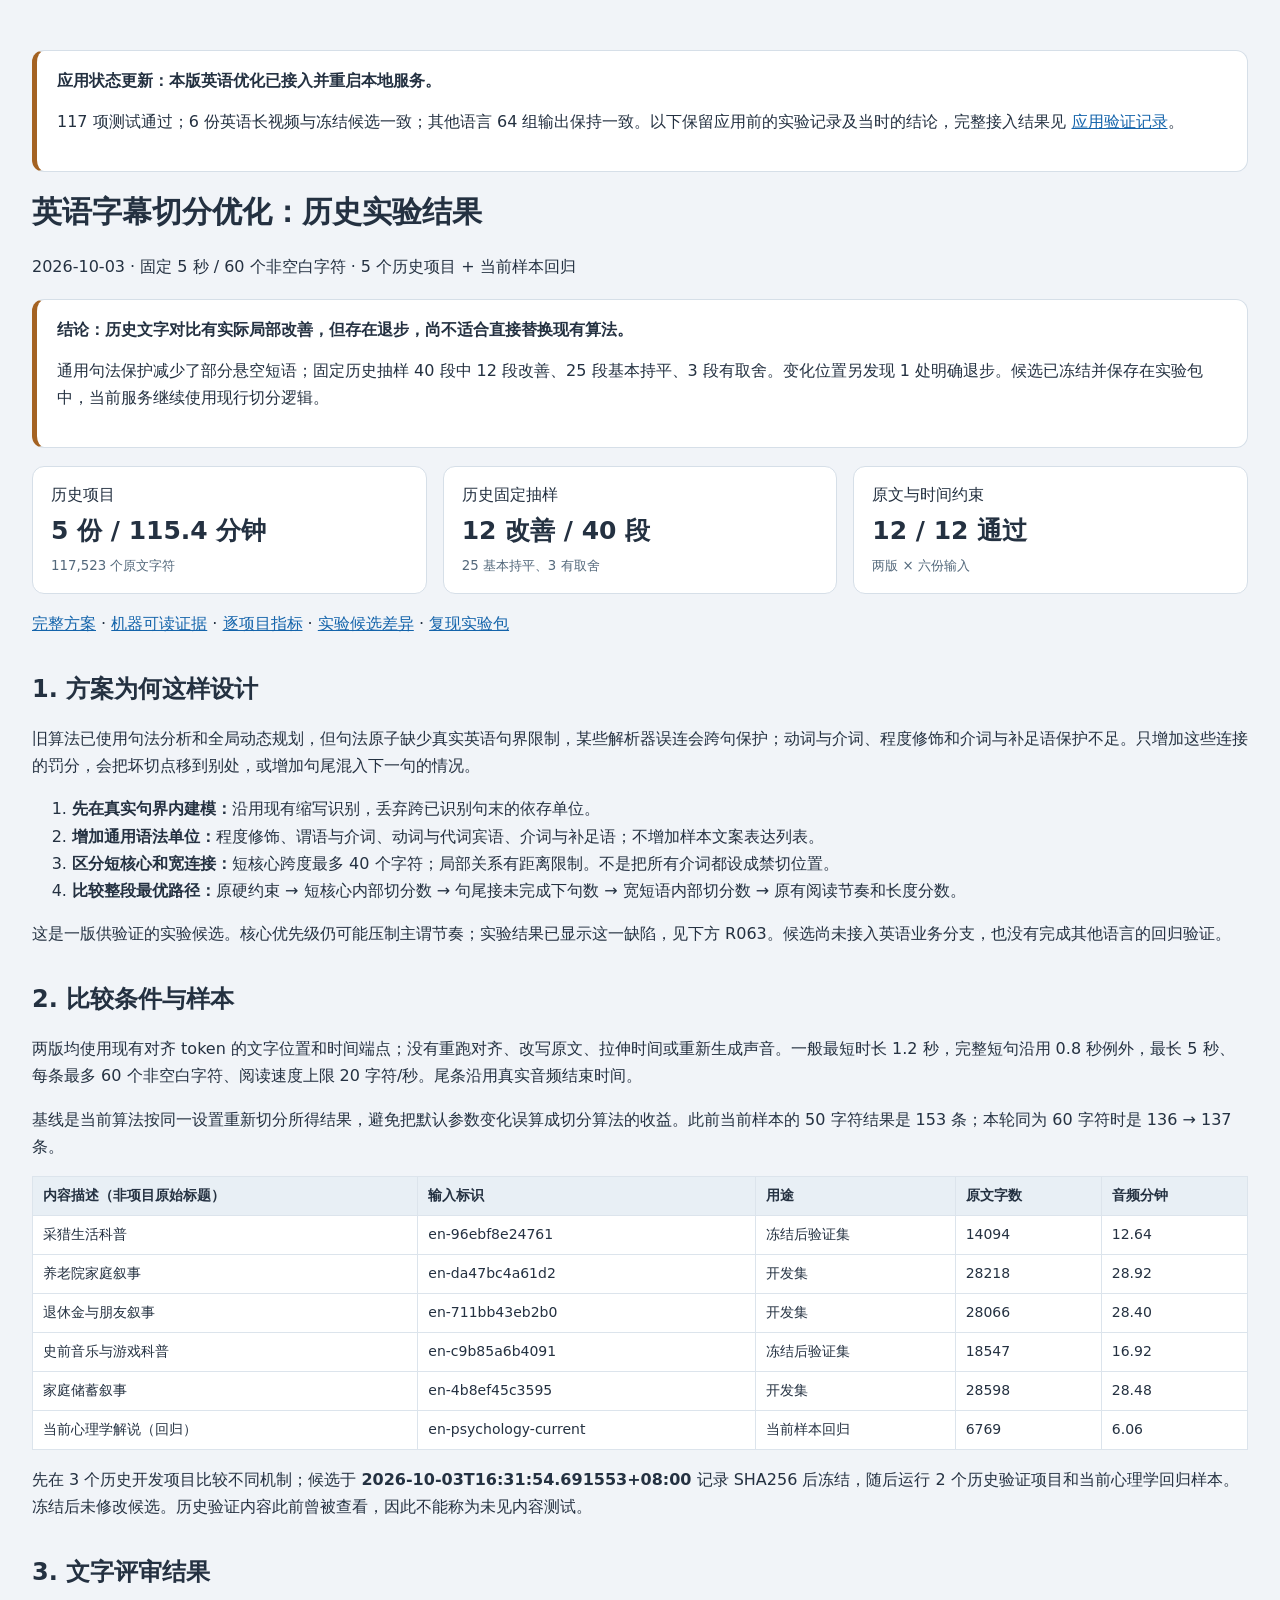
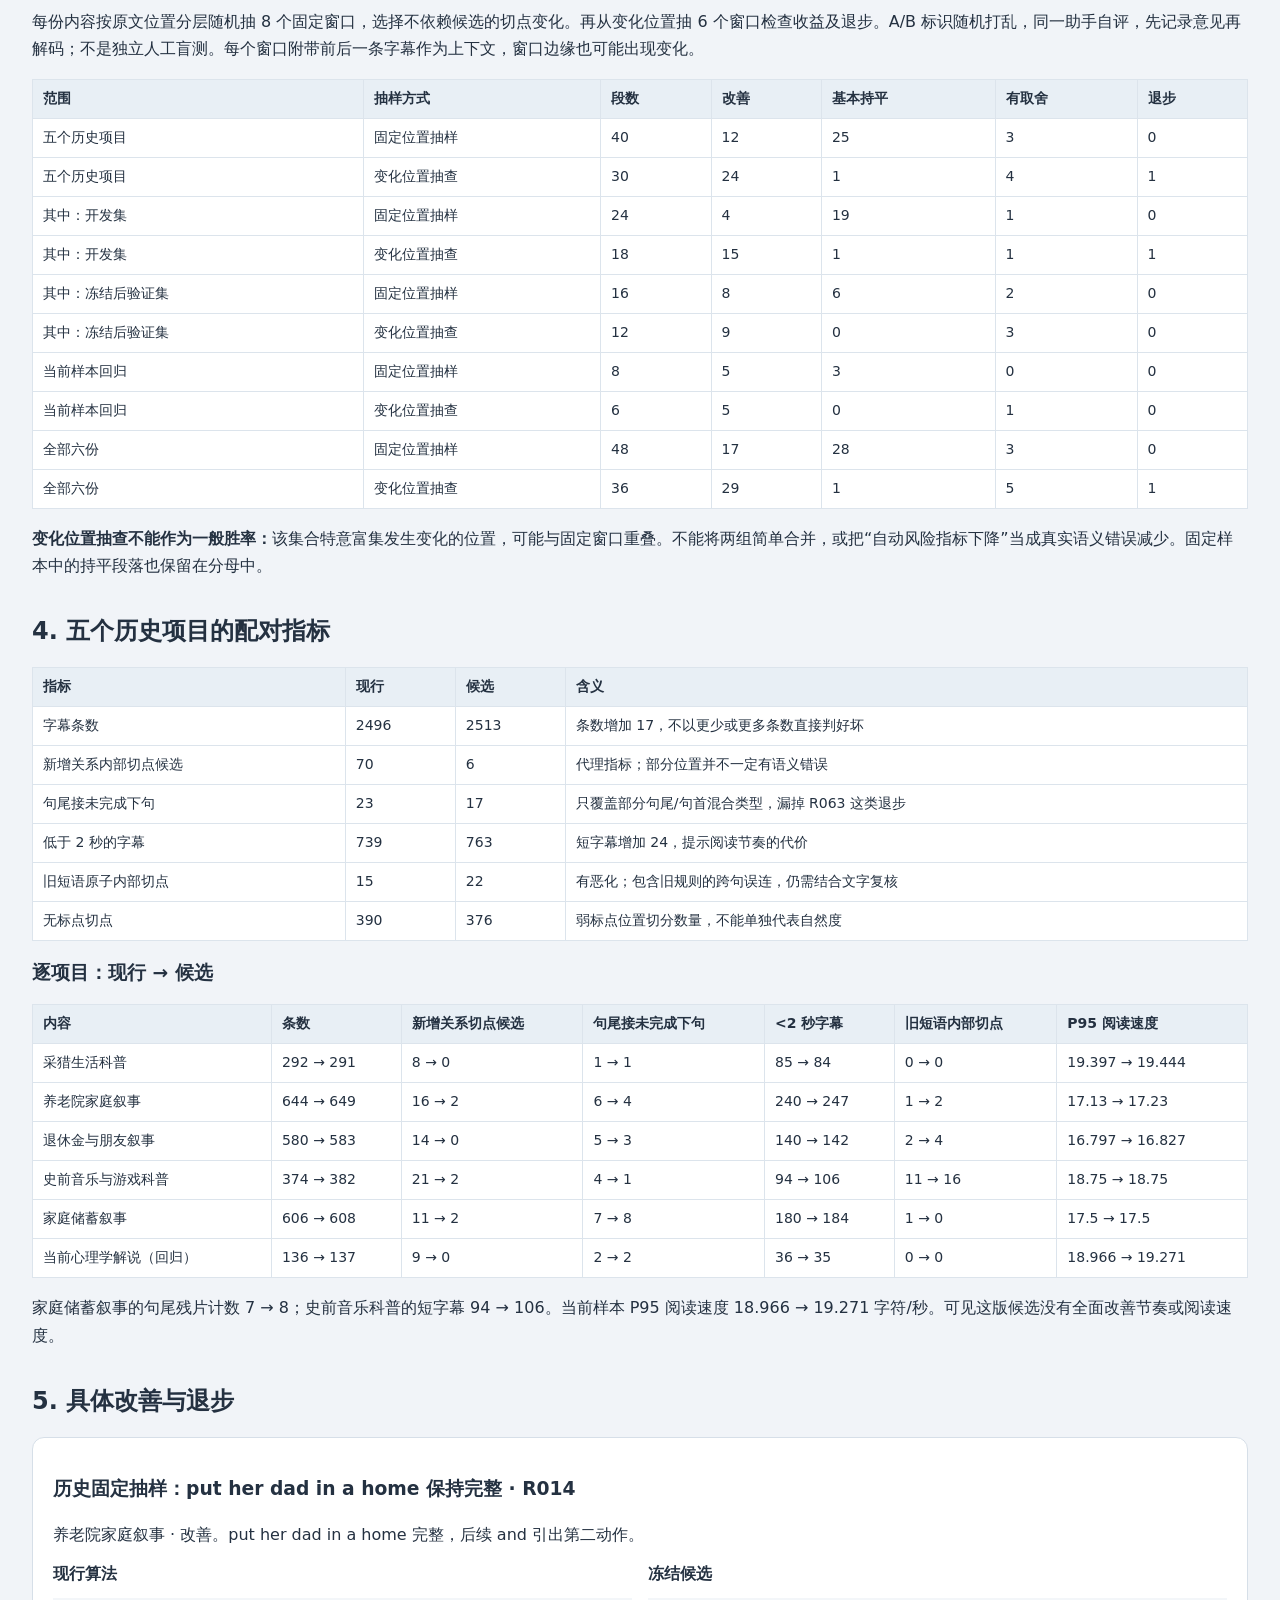
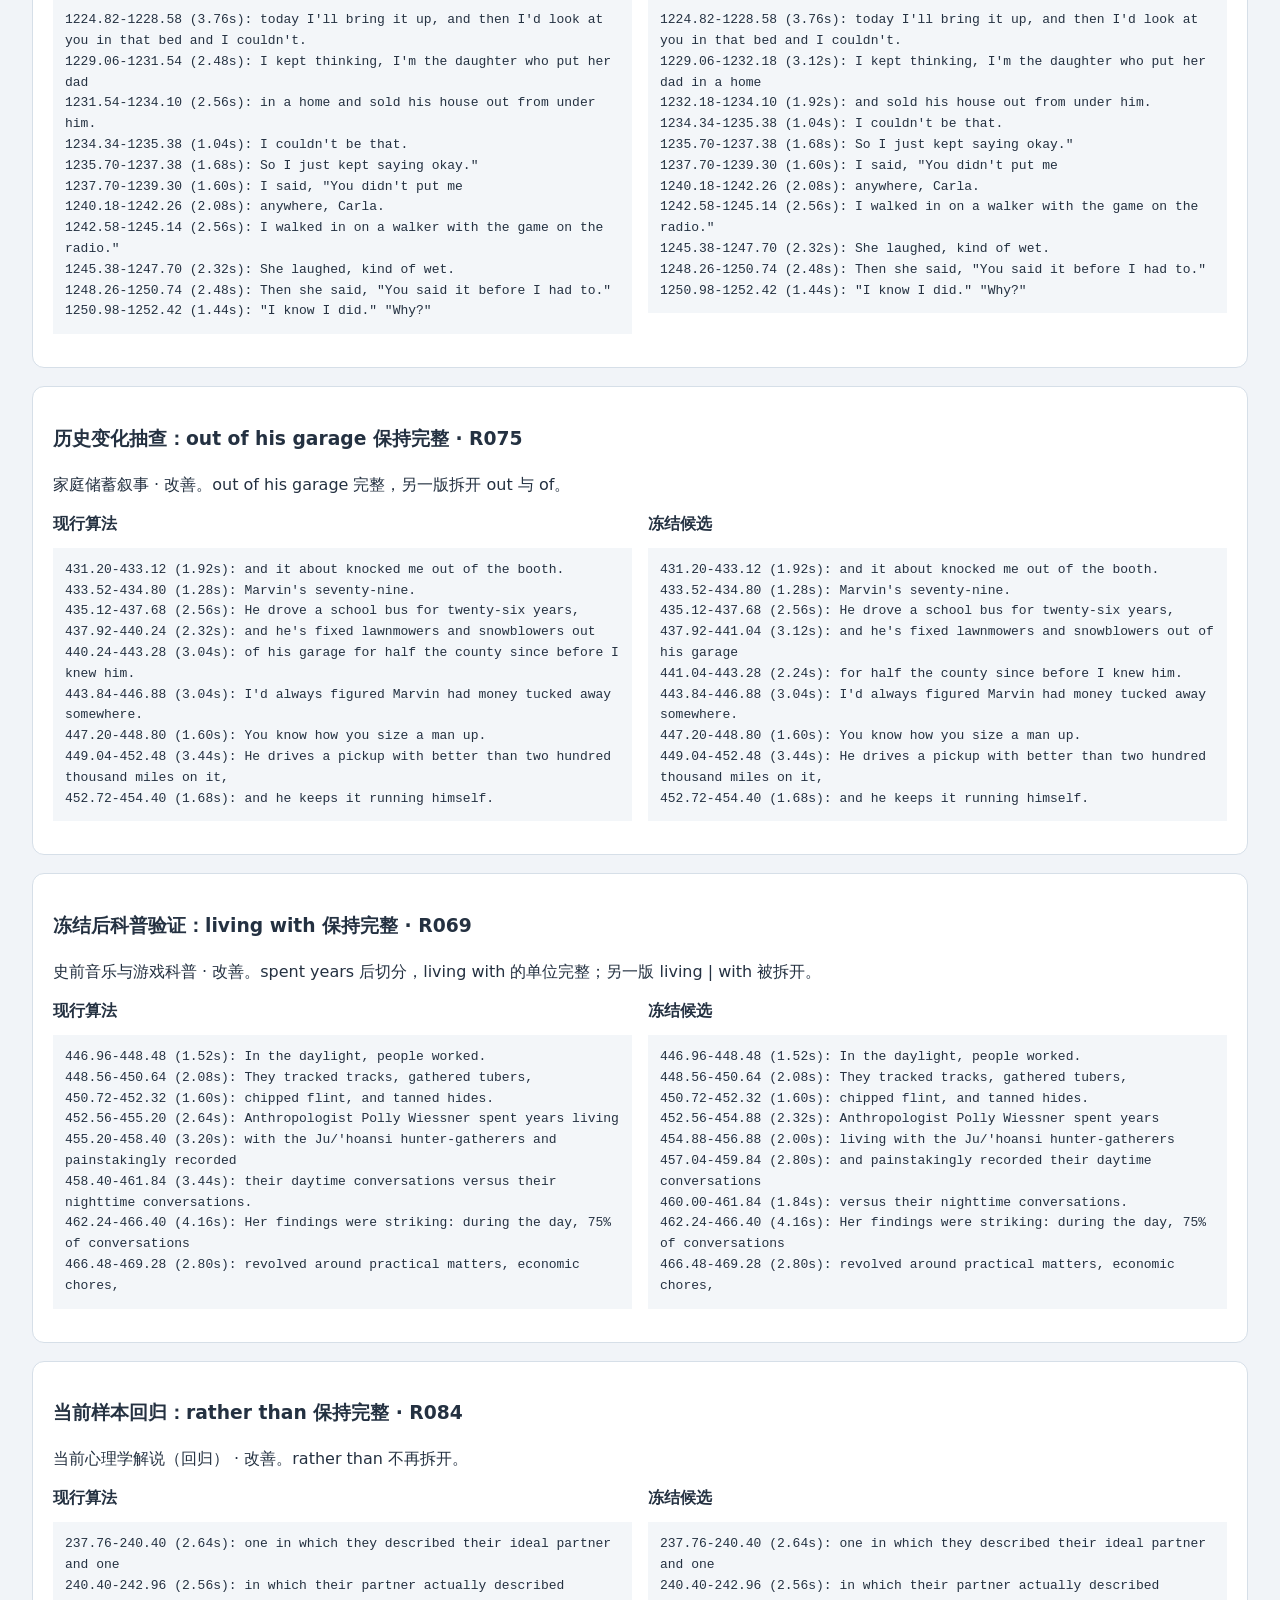
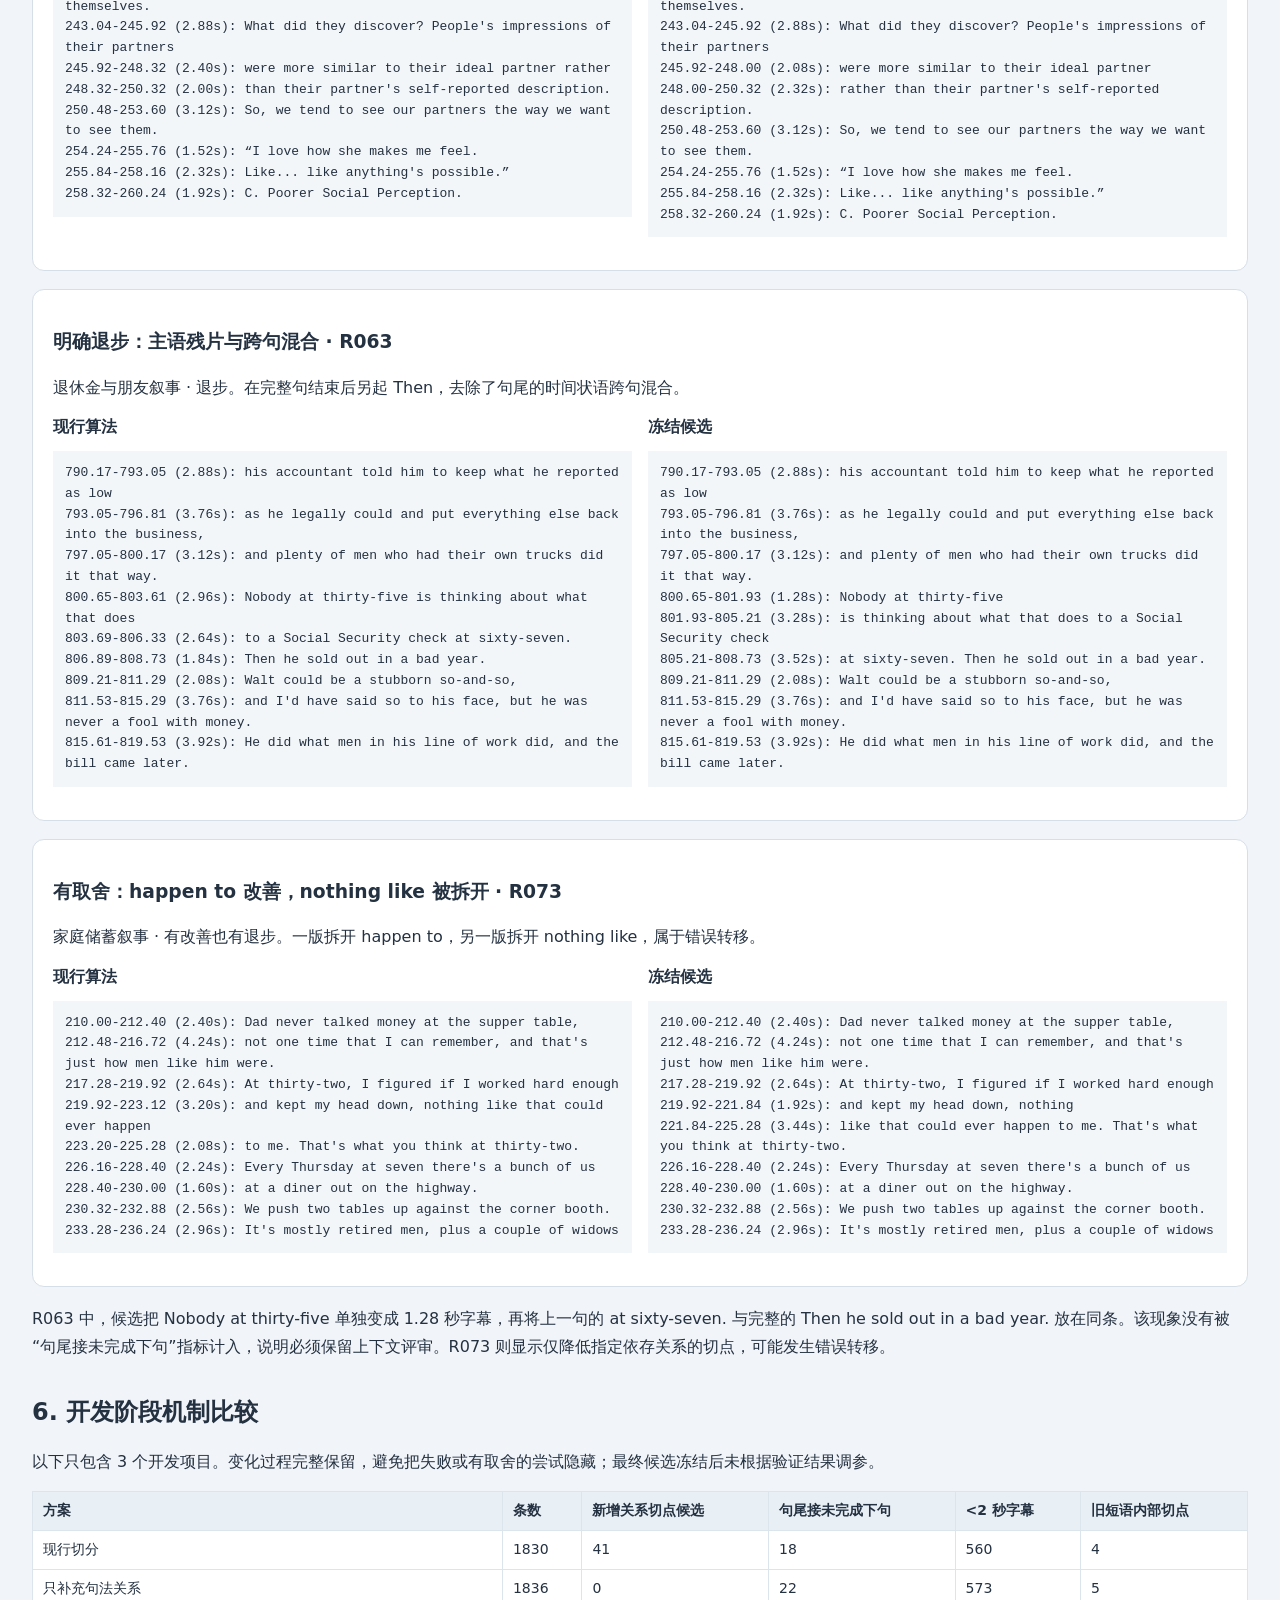
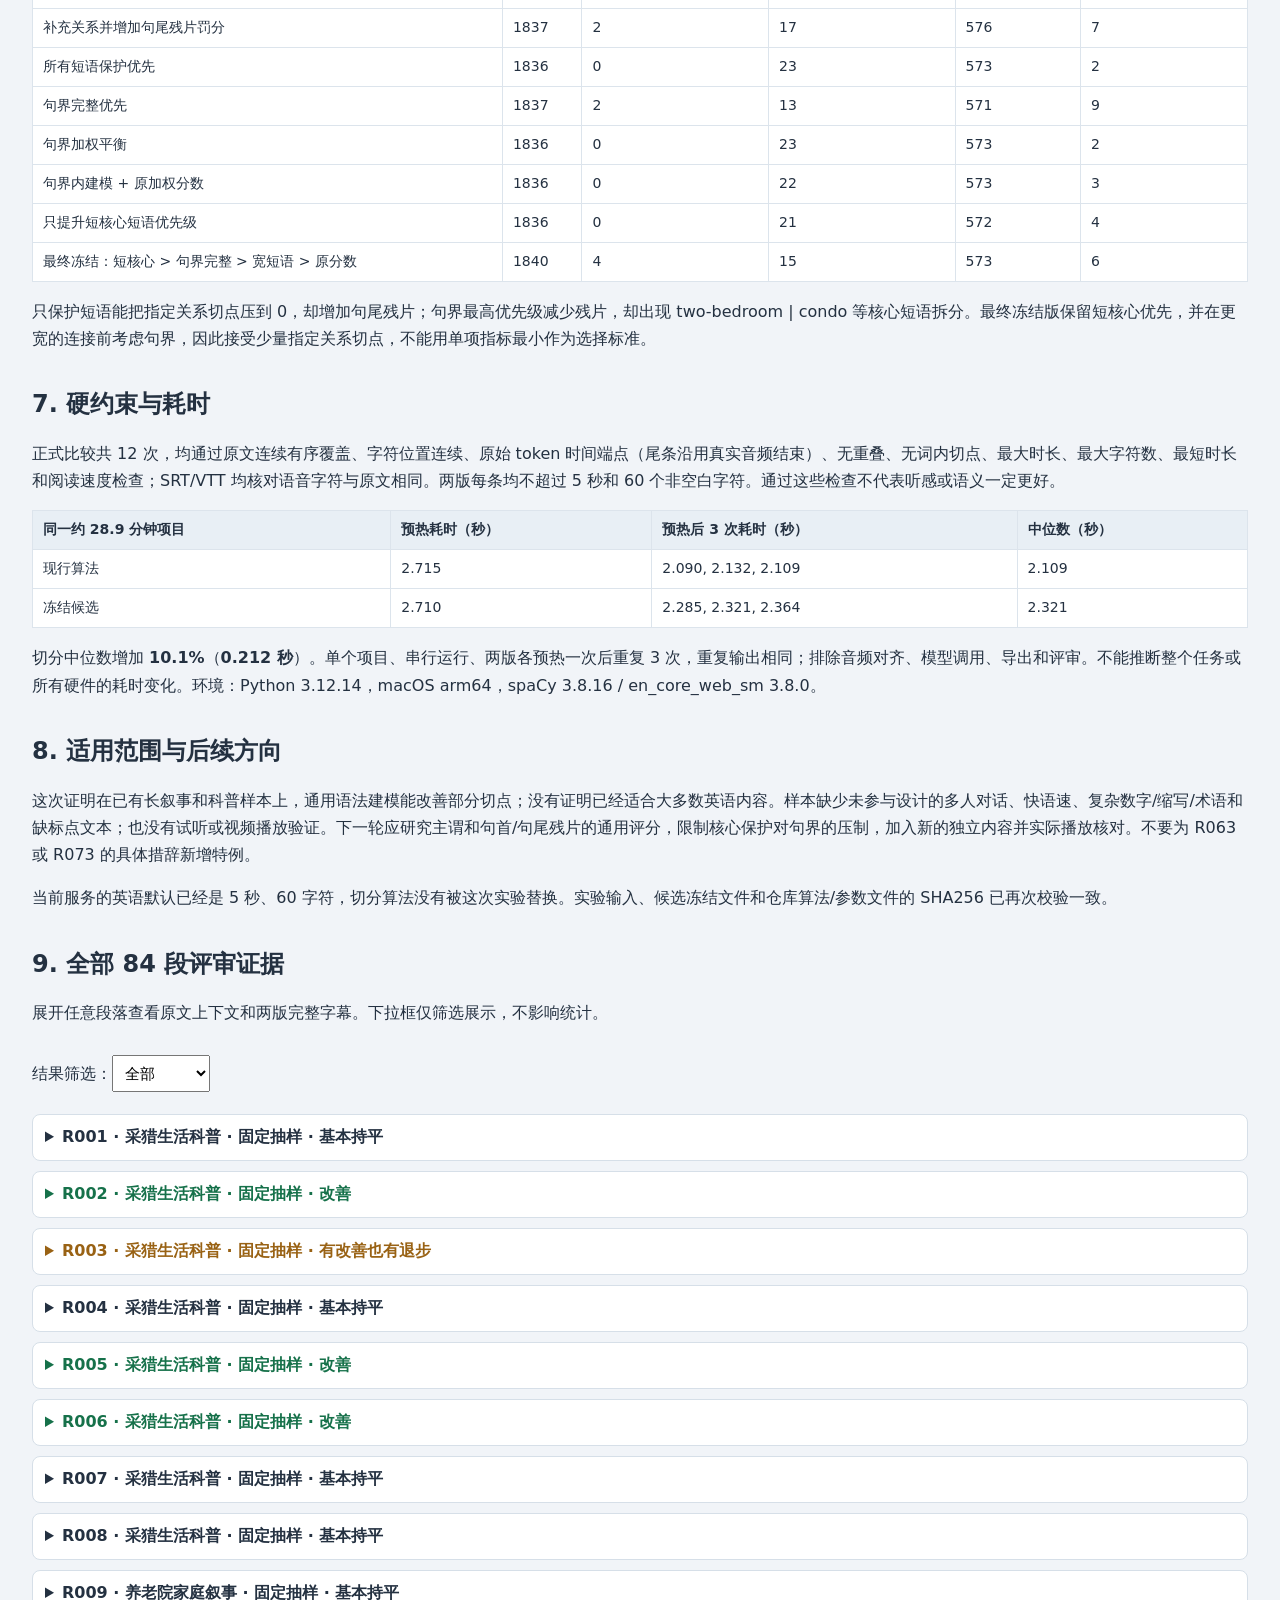
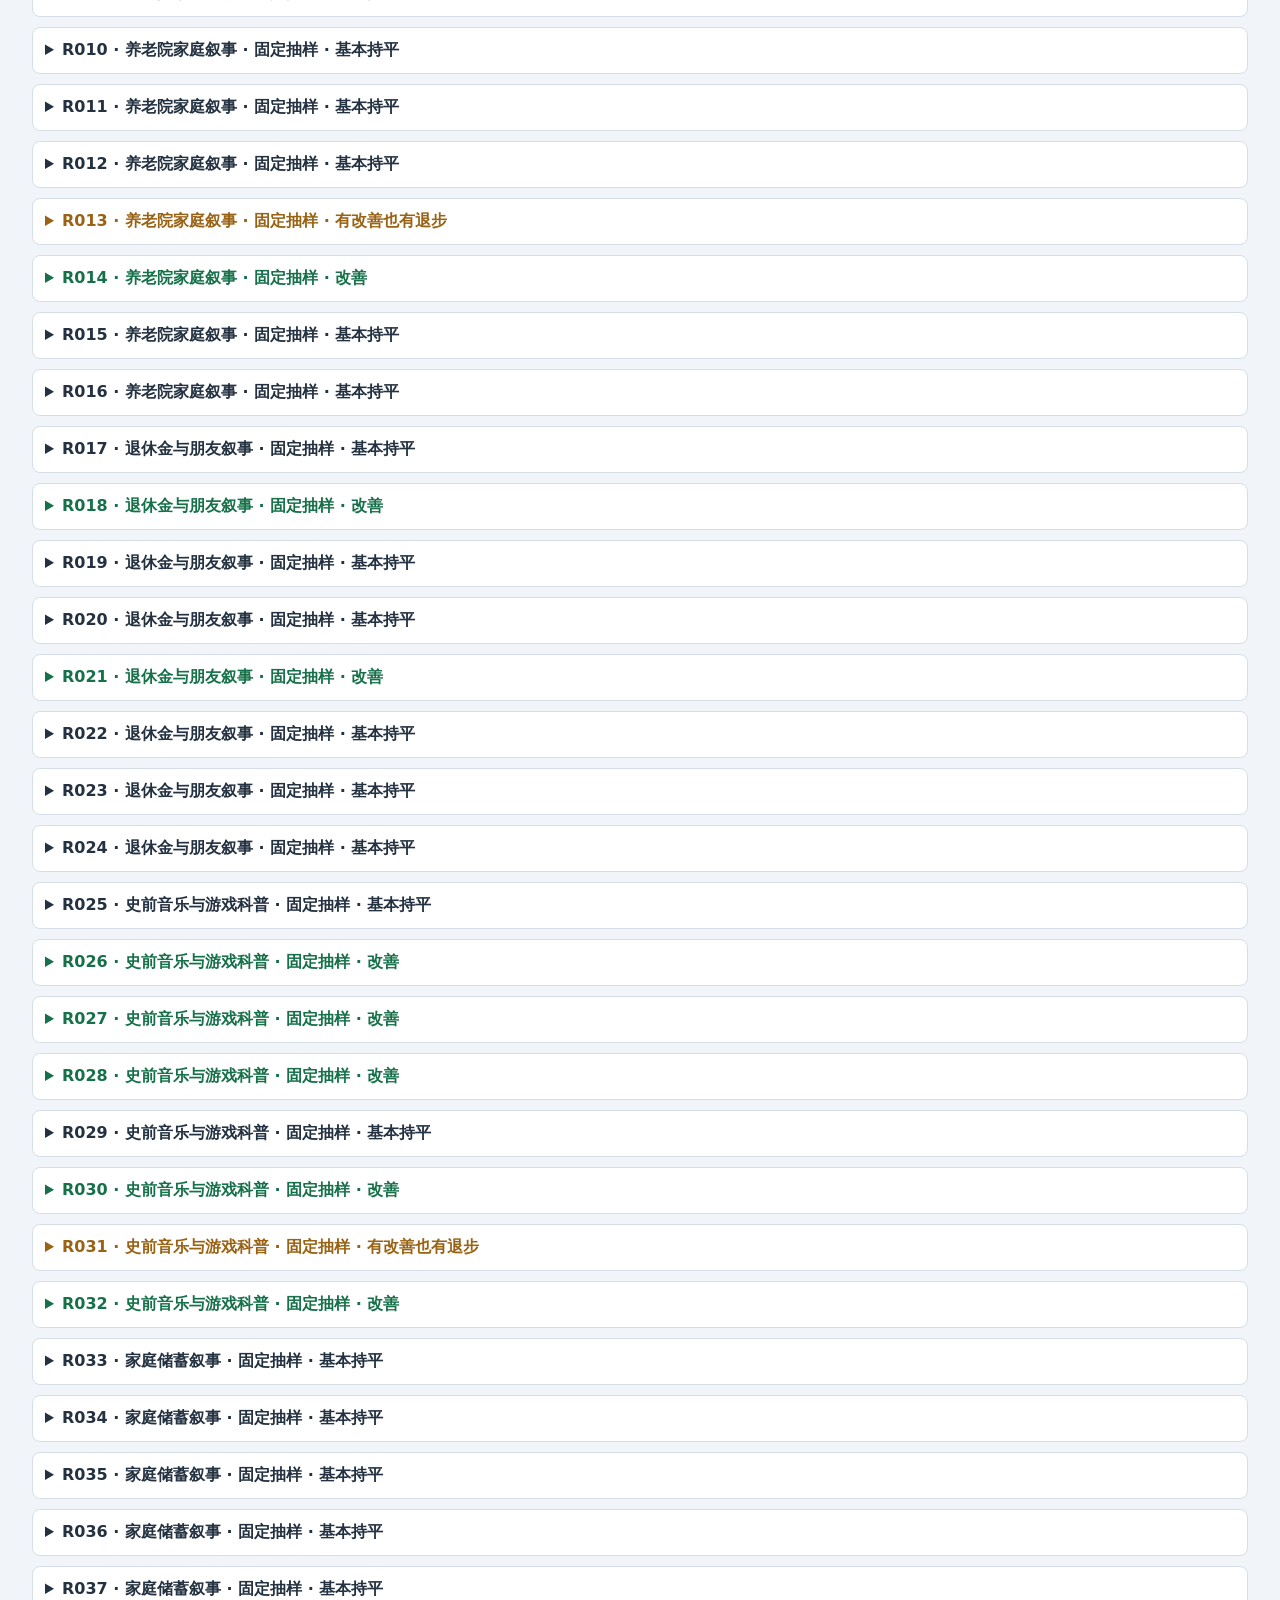
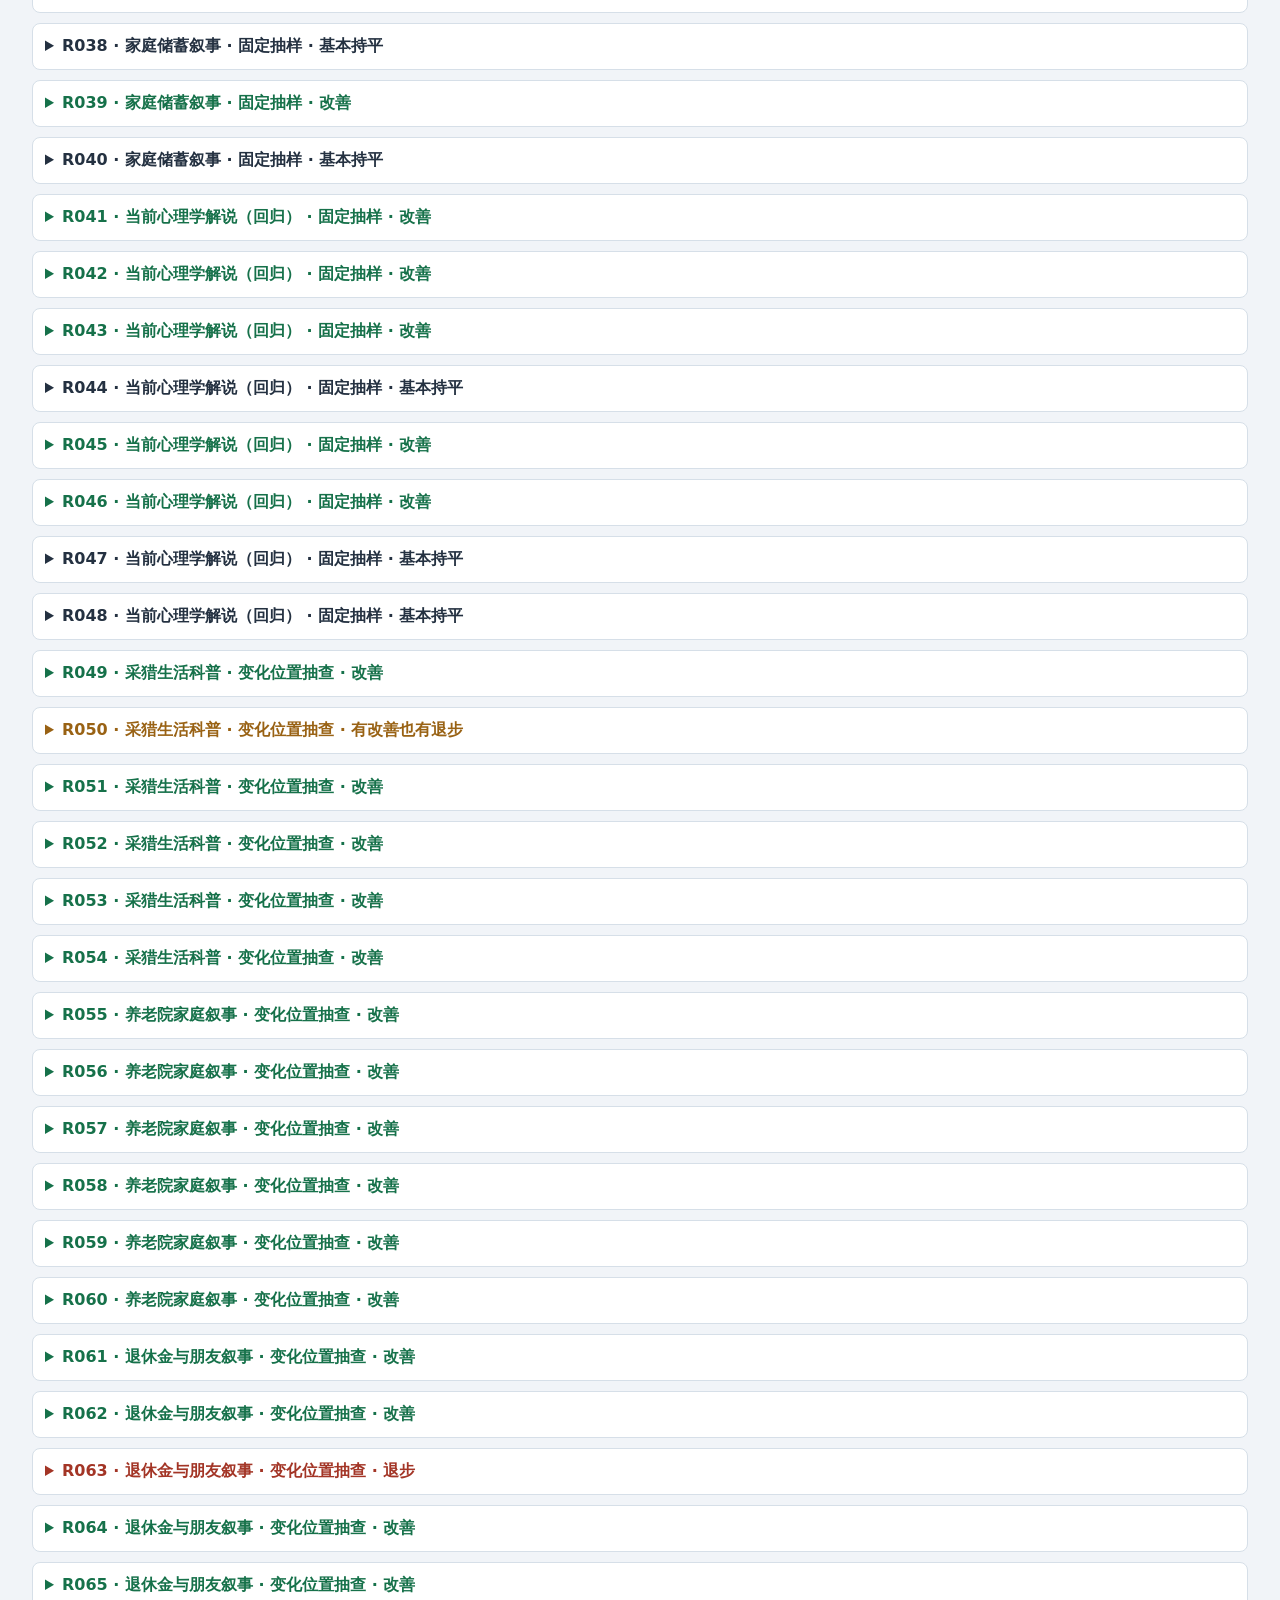
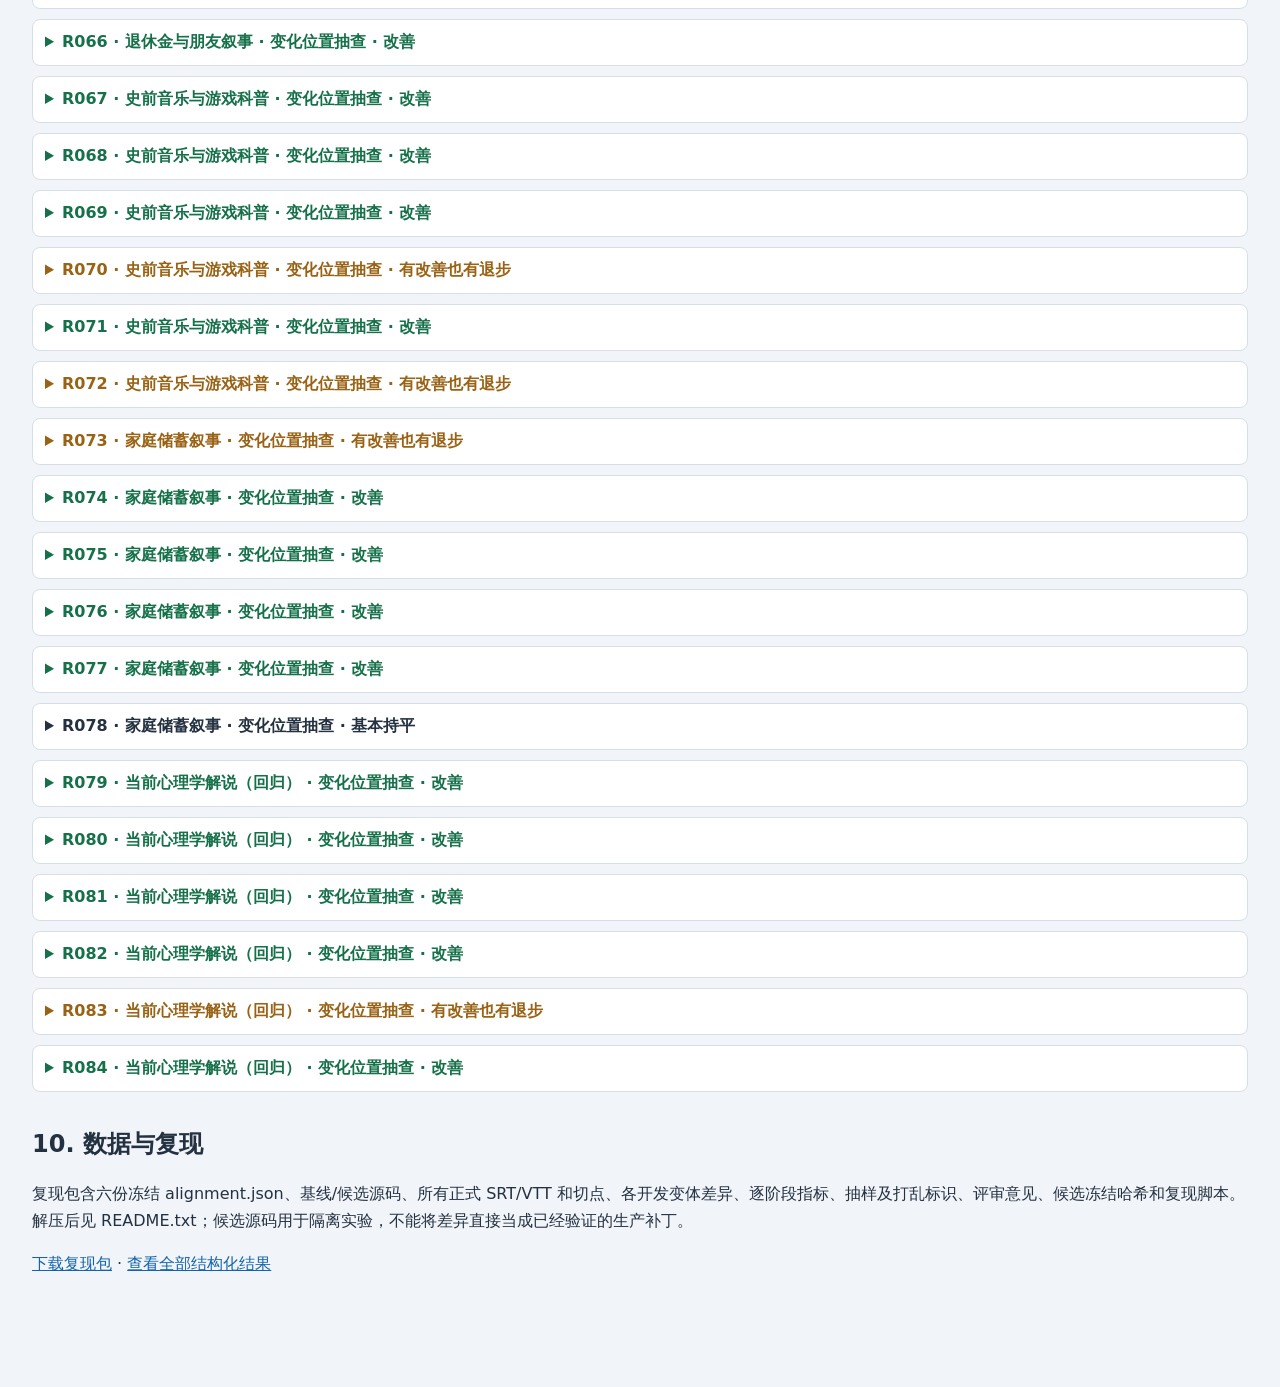
<file: reports/english-segmentation-experiment-20261003/report.html>
<!doctype html><html lang="zh-CN"><head><meta charset="utf-8"><meta name="viewport" content="width=device-width,initial-scale=1"><title>英语字幕切分历史实验 · 2026-10-03</title><style>
:root{font-family:system-ui,-apple-system,"PingFang SC",sans-serif;color:#243141;background:#f1f4f8}body{max-width:1240px;margin:auto;padding:32px}h1{font-size:30px}h2{margin-top:36px}p,li{line-height:1.7}a{color:#1464ab}article,section,.notice{background:white;border:1px solid #d6dfe8;border-radius:12px;padding:20px;margin:18px 0}.notice{border-left:5px solid #a46222}.cards{display:flex;gap:16px;flex-wrap:wrap}.card{flex:1;min-width:170px;background:#fff;padding:18px;border-radius:12px;border:1px solid #d6dfe8}.card strong{display:block;font-size:25px;margin:8px 0}.table-wrap{overflow-x:auto}table{border-collapse:collapse;width:100%;font-size:14px;background:#fff}td,th{text-align:left;border:1px solid #dce4ec;padding:10px;vertical-align:top}th{background:#e8eff5}.pair{display:grid;grid-template-columns:1fr 1fr;gap:16px}pre{white-space:pre-wrap;overflow-wrap:anywhere;line-height:1.6;background:#f3f6f9;padding:12px;font-size:13px}small{color:#53687b}details{background:white;border:1px solid #d6dfe8;border-radius:8px;margin:10px 0;padding:12px}summary{cursor:pointer;font-weight:600}.better{color:#16714a}.worse{color:#a33526}.mixed{color:#996214}.toolbar{position:sticky;top:0;background:#f1f4f8;padding:12px 0}select{padding:8px;font-size:15px}@media(max-width:800px){body{padding:15px}.pair{grid-template-columns:1fr}}
</style></head><body><section class="notice"><b>应用状态更新：本版英语优化已接入并重启本地服务。</b><p>117 项测试通过；6 份英语长视频与冻结候选一致；其他语言 64 组输出保持一致。以下保留应用前的实验记录及当时的结论，完整接入结果见 <a href="../english-segmentation-application-20261003.json">应用验证记录</a>。</p></section><h1>英语字幕切分优化：历史实验结果</h1>
<p>2026-10-03 · 固定 5 秒 / 60 个非空白字符 · 5 个历史项目 + 当前样本回归</p>
<div class="notice"><b>结论：历史文字对比有实际局部改善，但存在退步，尚不适合直接替换现有算法。</b><p>通用句法保护减少了部分悬空短语；固定历史抽样 40 段中 12 段改善、25 段基本持平、3 段有取舍。变化位置另发现 1 处明确退步。候选已冻结并保存在实验包中，当前服务继续使用现行切分逻辑。</p></div>
<div class="cards"><div class="card">历史项目<strong>5 份 / 115.4 分钟</strong><small>117,523 个原文字符</small></div><div class="card">历史固定抽样<strong>12 改善 / 40 段</strong><small>25 基本持平、3 有取舍</small></div><div class="card">原文与时间约束<strong>12 / 12 通过</strong><small>两版 × 六份输入</small></div></div>
<p><a href="design.txt">完整方案</a> · <a href="summary.json">机器可读证据</a> · <a href="metrics.csv">逐项目指标</a> · <a href="candidate.patch">实验候选差异</a> · <a href="experiment.zip">复现实验包</a></p>
<h2>1. 方案为何这样设计</h2>
<p>旧算法已使用句法分析和全局动态规划，但句法原子缺少真实英语句界限制，某些解析器误连会跨句保护；动词与介词、程度修饰和介词与补足语保护不足。只增加这些连接的罚分，会把坏切点移到别处，或增加句尾混入下一句的情况。</p>
<ol><li><b>先在真实句界内建模：</b>沿用现有缩写识别，丢弃跨已识别句末的依存单位。</li><li><b>增加通用语法单位：</b>程度修饰、谓语与介词、动词与代词宾语、介词与补足语；不增加样本文案表达列表。</li><li><b>区分短核心和宽连接：</b>短核心跨度最多 40 个字符；局部关系有距离限制。不是把所有介词都设成禁切位置。</li><li><b>比较整段最优路径：</b>原硬约束 → 短核心内部切分数 → 句尾接未完成下句数 → 宽短语内部切分数 → 原有阅读节奏和长度分数。</li></ol>
<p>这是一版供验证的实验候选。核心优先级仍可能压制主谓节奏；实验结果已显示这一缺陷，见下方 R063。候选尚未接入英语业务分支，也没有完成其他语言的回归验证。</p>
<h2>2. 比较条件与样本</h2>
<p>两版均使用现有对齐 token 的文字位置和时间端点；没有重跑对齐、改写原文、拉伸时间或重新生成声音。一般最短时长 1.2 秒，完整短句沿用 0.8 秒例外，最长 5 秒、每条最多 60 个非空白字符、阅读速度上限 20 字符/秒。尾条沿用真实音频结束时间。</p>
<p>基线是当前算法按同一设置重新切分所得结果，避免把默认参数变化误算成切分算法的收益。此前当前样本的 50 字符结果是 153 条；本轮同为 60 字符时是 136 → 137 条。</p>
<div class="table-wrap"><table><thead><tr><th>内容描述（非项目原始标题）</th><th>输入标识</th><th>用途</th><th>原文字数</th><th>音频分钟</th></tr></thead><tbody><tr><td>采猎生活科普</td><td>en-96ebf8e24761</td><td>冻结后验证集</td><td>14094</td><td>12.64</td></tr><tr><td>养老院家庭叙事</td><td>en-da47bc4a61d2</td><td>开发集</td><td>28218</td><td>28.92</td></tr><tr><td>退休金与朋友叙事</td><td>en-711bb43eb2b0</td><td>开发集</td><td>28066</td><td>28.40</td></tr><tr><td>史前音乐与游戏科普</td><td>en-c9b85a6b4091</td><td>冻结后验证集</td><td>18547</td><td>16.92</td></tr><tr><td>家庭储蓄叙事</td><td>en-4b8ef45c3595</td><td>开发集</td><td>28598</td><td>28.48</td></tr><tr><td>当前心理学解说（回归）</td><td>en-psychology-current</td><td>当前样本回归</td><td>6769</td><td>6.06</td></tr></tbody></table></div><p>先在 3 个历史开发项目比较不同机制；候选于 <b>2026-10-03T16:31:54.691553+08:00</b> 记录 SHA256 后冻结，随后运行 2 个历史验证项目和当前心理学回归样本。冻结后未修改候选。历史验证内容此前曾被查看，因此不能称为未见内容测试。</p><h2>3. 文字评审结果</h2><p>每份内容按原文位置分层随机抽 8 个固定窗口，选择不依赖候选的切点变化。再从变化位置抽 6 个窗口检查收益及退步。A/B 标识随机打乱，同一助手自评，先记录意见再解码；不是独立人工盲测。每个窗口附带前后一条字幕作为上下文，窗口边缘也可能出现变化。</p><div class="table-wrap"><table><thead><tr><th>范围</th><th>抽样方式</th><th>段数</th><th>改善</th><th>基本持平</th><th>有取舍</th><th>退步</th></tr></thead><tbody><tr><td>五个历史项目</td><td>固定位置抽样</td><td>40</td><td>12</td><td>25</td><td>3</td><td>0</td></tr><tr><td>五个历史项目</td><td>变化位置抽查</td><td>30</td><td>24</td><td>1</td><td>4</td><td>1</td></tr><tr><td>其中：开发集</td><td>固定位置抽样</td><td>24</td><td>4</td><td>19</td><td>1</td><td>0</td></tr><tr><td>其中：开发集</td><td>变化位置抽查</td><td>18</td><td>15</td><td>1</td><td>1</td><td>1</td></tr><tr><td>其中：冻结后验证集</td><td>固定位置抽样</td><td>16</td><td>8</td><td>6</td><td>2</td><td>0</td></tr><tr><td>其中：冻结后验证集</td><td>变化位置抽查</td><td>12</td><td>9</td><td>0</td><td>3</td><td>0</td></tr><tr><td>当前样本回归</td><td>固定位置抽样</td><td>8</td><td>5</td><td>3</td><td>0</td><td>0</td></tr><tr><td>当前样本回归</td><td>变化位置抽查</td><td>6</td><td>5</td><td>0</td><td>1</td><td>0</td></tr><tr><td>全部六份</td><td>固定位置抽样</td><td>48</td><td>17</td><td>28</td><td>3</td><td>0</td></tr><tr><td>全部六份</td><td>变化位置抽查</td><td>36</td><td>29</td><td>1</td><td>5</td><td>1</td></tr></tbody></table></div><p><b>变化位置抽查不能作为一般胜率：</b>该集合特意富集发生变化的位置，可能与固定窗口重叠。不能将两组简单合并，或把“自动风险指标下降”当成真实语义错误减少。固定样本中的持平段落也保留在分母中。</p><h2>4. 五个历史项目的配对指标</h2><div class="table-wrap"><table><thead><tr><th>指标</th><th>现行</th><th>候选</th><th>含义</th></tr></thead><tbody><tr><td>字幕条数</td><td>2496</td><td>2513</td><td>条数增加 17，不以更少或更多条数直接判好坏</td></tr><tr><td>新增关系内部切点候选</td><td>70</td><td>6</td><td>代理指标；部分位置并不一定有语义错误</td></tr><tr><td>句尾接未完成下句</td><td>23</td><td>17</td><td>只覆盖部分句尾/句首混合类型，漏掉 R063 这类退步</td></tr><tr><td>低于 2 秒的字幕</td><td>739</td><td>763</td><td>短字幕增加 24，提示阅读节奏的代价</td></tr><tr><td>旧短语原子内部切点</td><td>15</td><td>22</td><td>有恶化；包含旧规则的跨句误连，仍需结合文字复核</td></tr><tr><td>无标点切点</td><td>390</td><td>376</td><td>弱标点位置切分数量，不能单独代表自然度</td></tr></tbody></table></div><h3>逐项目：现行 → 候选</h3><div class="table-wrap"><table><thead><tr><th>内容</th><th>条数</th><th>新增关系切点候选</th><th>句尾接未完成下句</th><th>&lt;2 秒字幕</th><th>旧短语内部切点</th><th>P95 阅读速度</th></tr></thead><tbody><tr><td>采猎生活科普</td><td>292 → 291</td><td>8 → 0</td><td>1 → 1</td><td>85 → 84</td><td>0 → 0</td><td>19.397 → 19.444</td></tr><tr><td>养老院家庭叙事</td><td>644 → 649</td><td>16 → 2</td><td>6 → 4</td><td>240 → 247</td><td>1 → 2</td><td>17.13 → 17.23</td></tr><tr><td>退休金与朋友叙事</td><td>580 → 583</td><td>14 → 0</td><td>5 → 3</td><td>140 → 142</td><td>2 → 4</td><td>16.797 → 16.827</td></tr><tr><td>史前音乐与游戏科普</td><td>374 → 382</td><td>21 → 2</td><td>4 → 1</td><td>94 → 106</td><td>11 → 16</td><td>18.75 → 18.75</td></tr><tr><td>家庭储蓄叙事</td><td>606 → 608</td><td>11 → 2</td><td>7 → 8</td><td>180 → 184</td><td>1 → 0</td><td>17.5 → 17.5</td></tr><tr><td>当前心理学解说（回归）</td><td>136 → 137</td><td>9 → 0</td><td>2 → 2</td><td>36 → 35</td><td>0 → 0</td><td>18.966 → 19.271</td></tr></tbody></table></div><p>家庭储蓄叙事的句尾残片计数 7 → 8；史前音乐科普的短字幕 94 → 106。当前样本 P95 阅读速度 18.966 → 19.271 字符/秒。可见这版候选没有全面改善节奏或阅读速度。</p><h2>5. 具体改善与退步</h2><article><h3>历史固定抽样：put her dad in a home 保持完整 · R014</h3><p>养老院家庭叙事 · 改善。put her dad in a home 完整，后续 and 引出第二动作。</p><div class="pair"><div><b>现行算法</b><pre>1224.82-1228.58 (3.76s): today I&#x27;ll bring it up, and then I&#x27;d look at you in that bed and I couldn&#x27;t.
1229.06-1231.54 (2.48s): I kept thinking, I&#x27;m the daughter who put her dad
1231.54-1234.10 (2.56s): in a home and sold his house out from under him.
1234.34-1235.38 (1.04s): I couldn&#x27;t be that.
1235.70-1237.38 (1.68s): So I just kept saying okay.&quot;
1237.70-1239.30 (1.60s): I said, &quot;You didn&#x27;t put me
1240.18-1242.26 (2.08s): anywhere, Carla.
1242.58-1245.14 (2.56s): I walked in on a walker with the game on the radio.&quot;
1245.38-1247.70 (2.32s): She laughed, kind of wet.
1248.26-1250.74 (2.48s): Then she said, &quot;You said it before I had to.&quot;
1250.98-1252.42 (1.44s): &quot;I know I did.&quot; &quot;Why?&quot;</pre></div><div><b>冻结候选</b><pre>1224.82-1228.58 (3.76s): today I&#x27;ll bring it up, and then I&#x27;d look at you in that bed and I couldn&#x27;t.
1229.06-1232.18 (3.12s): I kept thinking, I&#x27;m the daughter who put her dad in a home
1232.18-1234.10 (1.92s): and sold his house out from under him.
1234.34-1235.38 (1.04s): I couldn&#x27;t be that.
1235.70-1237.38 (1.68s): So I just kept saying okay.&quot;
1237.70-1239.30 (1.60s): I said, &quot;You didn&#x27;t put me
1240.18-1242.26 (2.08s): anywhere, Carla.
1242.58-1245.14 (2.56s): I walked in on a walker with the game on the radio.&quot;
1245.38-1247.70 (2.32s): She laughed, kind of wet.
1248.26-1250.74 (2.48s): Then she said, &quot;You said it before I had to.&quot;
1250.98-1252.42 (1.44s): &quot;I know I did.&quot; &quot;Why?&quot;</pre></div></div></article><article><h3>历史变化抽查：out of his garage 保持完整 · R075</h3><p>家庭储蓄叙事 · 改善。out of his garage 完整，另一版拆开 out 与 of。</p><div class="pair"><div><b>现行算法</b><pre>431.20-433.12 (1.92s): and it about knocked me out of the booth.
433.52-434.80 (1.28s): Marvin&#x27;s seventy-nine.
435.12-437.68 (2.56s): He drove a school bus for twenty-six years,
437.92-440.24 (2.32s): and he&#x27;s fixed lawnmowers and snowblowers out
440.24-443.28 (3.04s): of his garage for half the county since before I knew him.
443.84-446.88 (3.04s): I&#x27;d always figured Marvin had money tucked away somewhere.
447.20-448.80 (1.60s): You know how you size a man up.
449.04-452.48 (3.44s): He drives a pickup with better than two hundred thousand miles on it,
452.72-454.40 (1.68s): and he keeps it running himself.</pre></div><div><b>冻结候选</b><pre>431.20-433.12 (1.92s): and it about knocked me out of the booth.
433.52-434.80 (1.28s): Marvin&#x27;s seventy-nine.
435.12-437.68 (2.56s): He drove a school bus for twenty-six years,
437.92-441.04 (3.12s): and he&#x27;s fixed lawnmowers and snowblowers out of his garage
441.04-443.28 (2.24s): for half the county since before I knew him.
443.84-446.88 (3.04s): I&#x27;d always figured Marvin had money tucked away somewhere.
447.20-448.80 (1.60s): You know how you size a man up.
449.04-452.48 (3.44s): He drives a pickup with better than two hundred thousand miles on it,
452.72-454.40 (1.68s): and he keeps it running himself.</pre></div></div></article><article><h3>冻结后科普验证：living with 保持完整 · R069</h3><p>史前音乐与游戏科普 · 改善。spent years 后切分，living with 的单位完整；另一版 living | with 被拆开。</p><div class="pair"><div><b>现行算法</b><pre>446.96-448.48 (1.52s): In the daylight, people worked.
448.56-450.64 (2.08s): They tracked tracks, gathered tubers,
450.72-452.32 (1.60s): chipped flint, and tanned hides.
452.56-455.20 (2.64s): Anthropologist Polly Wiessner spent years living
455.20-458.40 (3.20s): with the Ju/&#x27;hoansi hunter-gatherers and painstakingly recorded
458.40-461.84 (3.44s): their daytime conversations versus their nighttime conversations.
462.24-466.40 (4.16s): Her findings were striking: during the day, 75% of conversations
466.48-469.28 (2.80s): revolved around practical matters, economic chores,</pre></div><div><b>冻结候选</b><pre>446.96-448.48 (1.52s): In the daylight, people worked.
448.56-450.64 (2.08s): They tracked tracks, gathered tubers,
450.72-452.32 (1.60s): chipped flint, and tanned hides.
452.56-454.88 (2.32s): Anthropologist Polly Wiessner spent years
454.88-456.88 (2.00s): living with the Ju/&#x27;hoansi hunter-gatherers
457.04-459.84 (2.80s): and painstakingly recorded their daytime conversations
460.00-461.84 (1.84s): versus their nighttime conversations.
462.24-466.40 (4.16s): Her findings were striking: during the day, 75% of conversations
466.48-469.28 (2.80s): revolved around practical matters, economic chores,</pre></div></div></article><article><h3>当前样本回归：rather than 保持完整 · R084</h3><p>当前心理学解说（回归） · 改善。rather than 不再拆开。</p><div class="pair"><div><b>现行算法</b><pre>237.76-240.40 (2.64s): one in which they described their ideal partner and one
240.40-242.96 (2.56s): in which their partner actually described themselves.
243.04-245.92 (2.88s): What did they discover? People&#x27;s impressions of their partners
245.92-248.32 (2.40s): were more similar to their ideal partner rather
248.32-250.32 (2.00s): than their partner&#x27;s self-reported description.
250.48-253.60 (3.12s): So, we tend to see our partners the way we want to see them.
254.24-255.76 (1.52s): “I love how she makes me feel.
255.84-258.16 (2.32s): Like... like anything&#x27;s possible.”
258.32-260.24 (1.92s): C. Poorer Social Perception.</pre></div><div><b>冻结候选</b><pre>237.76-240.40 (2.64s): one in which they described their ideal partner and one
240.40-242.96 (2.56s): in which their partner actually described themselves.
243.04-245.92 (2.88s): What did they discover? People&#x27;s impressions of their partners
245.92-248.00 (2.08s): were more similar to their ideal partner
248.00-250.32 (2.32s): rather than their partner&#x27;s self-reported description.
250.48-253.60 (3.12s): So, we tend to see our partners the way we want to see them.
254.24-255.76 (1.52s): “I love how she makes me feel.
255.84-258.16 (2.32s): Like... like anything&#x27;s possible.”
258.32-260.24 (1.92s): C. Poorer Social Perception.</pre></div></div></article><article><h3>明确退步：主语残片与跨句混合 · R063</h3><p>退休金与朋友叙事 · 退步。在完整句结束后另起 Then，去除了句尾的时间状语跨句混合。</p><div class="pair"><div><b>现行算法</b><pre>790.17-793.05 (2.88s): his accountant told him to keep what he reported as low
793.05-796.81 (3.76s): as he legally could and put everything else back into the business,
797.05-800.17 (3.12s): and plenty of men who had their own trucks did it that way.
800.65-803.61 (2.96s): Nobody at thirty-five is thinking about what that does
803.69-806.33 (2.64s): to a Social Security check at sixty-seven.
806.89-808.73 (1.84s): Then he sold out in a bad year.
809.21-811.29 (2.08s): Walt could be a stubborn so-and-so,
811.53-815.29 (3.76s): and I&#x27;d have said so to his face, but he was never a fool with money.
815.61-819.53 (3.92s): He did what men in his line of work did, and the bill came later.</pre></div><div><b>冻结候选</b><pre>790.17-793.05 (2.88s): his accountant told him to keep what he reported as low
793.05-796.81 (3.76s): as he legally could and put everything else back into the business,
797.05-800.17 (3.12s): and plenty of men who had their own trucks did it that way.
800.65-801.93 (1.28s): Nobody at thirty-five
801.93-805.21 (3.28s): is thinking about what that does to a Social Security check
805.21-808.73 (3.52s): at sixty-seven. Then he sold out in a bad year.
809.21-811.29 (2.08s): Walt could be a stubborn so-and-so,
811.53-815.29 (3.76s): and I&#x27;d have said so to his face, but he was never a fool with money.
815.61-819.53 (3.92s): He did what men in his line of work did, and the bill came later.</pre></div></div></article><article><h3>有取舍：happen to 改善，nothing like 被拆开 · R073</h3><p>家庭储蓄叙事 · 有改善也有退步。一版拆开 happen to，另一版拆开 nothing like，属于错误转移。</p><div class="pair"><div><b>现行算法</b><pre>210.00-212.40 (2.40s): Dad never talked money at the supper table,
212.48-216.72 (4.24s): not one time that I can remember, and that&#x27;s just how men like him were.
217.28-219.92 (2.64s): At thirty-two, I figured if I worked hard enough
219.92-223.12 (3.20s): and kept my head down, nothing like that could ever happen
223.20-225.28 (2.08s): to me. That&#x27;s what you think at thirty-two.
226.16-228.40 (2.24s): Every Thursday at seven there&#x27;s a bunch of us
228.40-230.00 (1.60s): at a diner out on the highway.
230.32-232.88 (2.56s): We push two tables up against the corner booth.
233.28-236.24 (2.96s): It&#x27;s mostly retired men, plus a couple of widows</pre></div><div><b>冻结候选</b><pre>210.00-212.40 (2.40s): Dad never talked money at the supper table,
212.48-216.72 (4.24s): not one time that I can remember, and that&#x27;s just how men like him were.
217.28-219.92 (2.64s): At thirty-two, I figured if I worked hard enough
219.92-221.84 (1.92s): and kept my head down, nothing
221.84-225.28 (3.44s): like that could ever happen to me. That&#x27;s what you think at thirty-two.
226.16-228.40 (2.24s): Every Thursday at seven there&#x27;s a bunch of us
228.40-230.00 (1.60s): at a diner out on the highway.
230.32-232.88 (2.56s): We push two tables up against the corner booth.
233.28-236.24 (2.96s): It&#x27;s mostly retired men, plus a couple of widows</pre></div></div></article><p>R063 中，候选把 Nobody at thirty-five 单独变成 1.28 秒字幕，再将上一句的 at sixty-seven. 与完整的 Then he sold out in a bad year. 放在同条。该现象没有被“句尾接未完成下句”指标计入，说明必须保留上下文评审。R073 则显示仅降低指定依存关系的切点，可能发生错误转移。</p><h2>6. 开发阶段机制比较</h2><p>以下只包含 3 个开发项目。变化过程完整保留，避免把失败或有取舍的尝试隐藏；最终候选冻结后未根据验证结果调参。</p><div class="table-wrap"><table><thead><tr><th>方案</th><th>条数</th><th>新增关系切点候选</th><th>句尾接未完成下句</th><th>&lt;2 秒字幕</th><th>旧短语内部切点</th></tr></thead><tbody><tr><td>现行切分</td><td>1830</td><td>41</td><td>18</td><td>560</td><td>4</td></tr><tr><td>只补充句法关系</td><td>1836</td><td>0</td><td>22</td><td>573</td><td>5</td></tr><tr><td>补充关系并增加句尾残片罚分</td><td>1837</td><td>2</td><td>17</td><td>576</td><td>7</td></tr><tr><td>所有短语保护优先</td><td>1836</td><td>0</td><td>23</td><td>573</td><td>2</td></tr><tr><td>句界完整优先</td><td>1837</td><td>2</td><td>13</td><td>571</td><td>9</td></tr><tr><td>句界加权平衡</td><td>1836</td><td>0</td><td>23</td><td>573</td><td>2</td></tr><tr><td>句界内建模 + 原加权分数</td><td>1836</td><td>0</td><td>22</td><td>573</td><td>3</td></tr><tr><td>只提升短核心短语优先级</td><td>1836</td><td>0</td><td>21</td><td>572</td><td>4</td></tr><tr><td>最终冻结：短核心 &gt; 句界完整 &gt; 宽短语 &gt; 原分数</td><td>1840</td><td>4</td><td>15</td><td>573</td><td>6</td></tr></tbody></table></div><p>只保护短语能把指定关系切点压到 0，却增加句尾残片；句界最高优先级减少残片，却出现 two-bedroom | condo 等核心短语拆分。最终冻结版保留短核心优先，并在更宽的连接前考虑句界，因此接受少量指定关系切点，不能用单项指标最小作为选择标准。</p><h2>7. 硬约束与耗时</h2><p>正式比较共 12 次，均通过原文连续有序覆盖、字符位置连续、原始 token 时间端点（尾条沿用真实音频结束）、无重叠、无词内切点、最大时长、最大字符数、最短时长和阅读速度检查；SRT/VTT 均核对语音字符与原文相同。两版每条均不超过 5 秒和 60 个非空白字符。通过这些检查不代表听感或语义一定更好。</p><div class="table-wrap"><table><thead><tr><th>同一约 28.9 分钟项目</th><th>预热耗时（秒）</th><th>预热后 3 次耗时（秒）</th><th>中位数（秒）</th></tr></thead><tbody><tr><td>现行算法</td><td>2.715</td><td>2.090, 2.132, 2.109</td><td>2.109</td></tr><tr><td>冻结候选</td><td>2.710</td><td>2.285, 2.321, 2.364</td><td>2.321</td></tr></tbody></table></div><p>切分中位数增加 <b>10.1%</b>（<b>0.212 秒</b>）。单个项目、串行运行、两版各预热一次后重复 3 次，重复输出相同；排除音频对齐、模型调用、导出和评审。不能推断整个任务或所有硬件的耗时变化。环境：Python 3.12.14，macOS arm64，spaCy 3.8.16 / en_core_web_sm 3.8.0。</p><h2>8. 适用范围与后续方向</h2><p>这次证明在已有长叙事和科普样本上，通用语法建模能改善部分切点；没有证明已经适合大多数英语内容。样本缺少未参与设计的多人对话、快语速、复杂数字/缩写/术语和缺标点文本；也没有试听或视频播放验证。下一轮应研究主谓和句首/句尾残片的通用评分，限制核心保护对句界的压制，加入新的独立内容并实际播放核对。不要为 R063 或 R073 的具体措辞新增特例。</p><p>当前服务的英语默认已经是 5 秒、60 字符，切分算法没有被这次实验替换。实验输入、候选冻结文件和仓库算法/参数文件的 SHA256 已再次校验一致。</p><h2>9. 全部 84 段评审证据</h2><p>展开任意段落查看原文上下文和两版完整字幕。下拉框仅筛选展示，不影响统计。</p><div class="toolbar"><label>结果筛选：<select id="filter"><option value="all">全部</option><option value="better">改善</option><option value="equal">基本持平</option><option value="mixed">有取舍</option><option value="worse">退步</option></select></label></div><details data-outcome="equal"><summary class="equal">R001 · 采猎生活科普 · 固定抽样 · 基本持平</summary><p>两版在所选段落完全一致。</p><small>原文位置 0–229；候选在打乱标识中为 B。</small><pre>This morning, a machine screamed at you until you woke up. You silenced it, and from that second, your day was already decided. Where you had to be, what you had to finish, how many hours belong to someone else. And tonight, befo</pre><div class="pair"><div><b>现行</b><pre>0.00-2.80 (2.80s): This morning, a machine screamed at you until you woke up.
2.96-6.56 (3.60s): You silenced it, and from that second, your day was already decided.
6.64-8.80 (2.16s): Where you had to be, what you had to finish,
8.96-10.88 (1.92s): how many hours belong to someone else.
11.04-12.40 (1.36s): And tonight, before you sleep,
12.64-15.04 (2.40s): you&#x27;ll set that same machine to scream at you again.</pre></div><div><b>候选</b><pre>0.00-2.80 (2.80s): This morning, a machine screamed at you until you woke up.
2.96-6.56 (3.60s): You silenced it, and from that second, your day was already decided.
6.64-8.80 (2.16s): Where you had to be, what you had to finish,
8.96-10.88 (1.92s): how many hours belong to someone else.
11.04-12.40 (1.36s): And tonight, before you sleep,
12.64-15.04 (2.40s): you&#x27;ll set that same machine to scream at you again.</pre></div></div></details><details data-outcome="better"><summary class="better">R002 · 采猎生活科普 · 固定抽样 · 改善</summary><p>保留 who came after 的从句单位。</p><small>原文位置 3092–3362；候选在打乱标识中为 B。</small><pre>the diaries say the people with nothing but spears were living lives than the people who came after them with farms, storage, and villages.
But bones can only tell you so much. They can prove the work was lighter. They can&#x27;t show you how a normal day actually went. So, </pre><div class="pair"><div><b>现行</b><pre>161.60-165.04 (3.44s): how your body was used, and it holds that record for thousands of years.
165.28-167.20 (1.92s): And the diaries say the people with nothing
167.20-169.84 (2.64s): but spears were living lives than the people who came
169.84-172.64 (2.80s): after them with farms, storage, and villages.
172.72-175.04 (2.32s): But bones can only tell you so much.
175.20-176.88 (1.68s): They can prove the work was lighter.
176.96-179.52 (2.56s): They can&#x27;t show you how a normal day actually went.
180.00-181.92 (1.92s): So, let me walk you through one.
182.08-185.52 (3.44s): You wake up at dawn on your own because your body got the sleep it needed.</pre></div><div><b>候选</b><pre>161.60-165.04 (3.44s): how your body was used, and it holds that record for thousands of years.
165.28-167.20 (1.92s): And the diaries say the people with nothing
167.20-169.44 (2.24s): but spears were living lives than the people
169.44-172.64 (3.20s): who came after them with farms, storage, and villages.
172.72-175.04 (2.32s): But bones can only tell you so much.
175.20-176.88 (1.68s): They can prove the work was lighter.
176.96-179.52 (2.56s): They can&#x27;t show you how a normal day actually went.
180.00-181.92 (1.92s): So, let me walk you through one.
182.08-185.52 (3.44s): You wake up at dawn on your own because your body got the sleep it needed.</pre></div></div></details><details data-outcome="mixed"><summary class="mixed">R003 · 采猎生活科普 · 固定抽样 · 有改善也有退步</summary><p>保留 burning in 和 sitting around，但新增 water is | good 的谓语拆分。</p><small>原文位置 3464–3734；候选在打乱标识中为 B。</small><pre>.
The fire from last night is still burning in the middle of camp, and people are already sitting around it eating leftover meat and nuts, talking about where the water is good and where the animal tracks were spotted.
That&#x27;s the whole morning plan, and when it&#x27;s decide</pre><div class="pair"><div><b>现行</b><pre>180.00-181.92 (1.92s): So, let me walk you through one.
182.08-185.52 (3.44s): You wake up at dawn on your own because your body got the sleep it needed.
185.76-187.60 (1.84s): The fire from last night is still burning
187.60-189.76 (2.16s): in the middle of camp, and people are already sitting
189.76-192.72 (2.96s): around it eating leftover meat and nuts, talking about
192.72-195.76 (3.04s): where the water is good and where the animal tracks were spotted.
195.84-197.28 (1.44s): That&#x27;s the whole morning plan,
197.52-200.08 (2.56s): and when it&#x27;s decided, it&#x27;s decided by everyone.
200.56-202.40 (1.84s): And today, nobody needs to hunt.</pre></div><div><b>候选</b><pre>180.00-181.92 (1.92s): So, let me walk you through one.
182.08-185.52 (3.44s): You wake up at dawn on your own because your body got the sleep it needed.
185.76-188.48 (2.72s): The fire from last night is still burning in the middle of camp,
188.64-191.36 (2.72s): and people are already sitting around it eating leftover meat
191.44-193.52 (2.08s): and nuts, talking about where the water is
193.52-195.76 (2.24s): good and where the animal tracks were spotted.
195.84-197.28 (1.44s): That&#x27;s the whole morning plan,
197.52-200.08 (2.56s): and when it&#x27;s decided, it&#x27;s decided by everyone.
200.56-202.40 (1.84s): And today, nobody needs to hunt.</pre></div></div></details><details data-outcome="equal"><summary class="equal">R004 · 采猎生活科普 · 固定抽样 · 基本持平</summary><p>名词修饰与目的短语均可拆分；收益不够明确，且 B 留下 1.28 秒尾段。</p><small>原文位置 6812–7082；候选在打乱标识中为 B。</small><pre>the shade and talk. They play with the kids and they groom each other, picking through hair while the conversation drifts.
Next to you, someone is drilling tiny holes through seashells to string into a necklace.
Someone else is carving a design into a piece of bone and </pre><div class="pair"><div><b>现行</b><pre>361.92-364.00 (2.08s): It&#x27;s afternoon and the camp has slowed down.
364.16-365.76 (1.60s): People sit in the shade and talk.
365.84-367.84 (2.00s): They play with the kids and they groom each other,
367.92-370.16 (2.24s): picking through hair while the conversation drifts.
370.32-372.80 (2.48s): Next to you, someone is drilling tiny holes
372.80-374.88 (2.08s): through seashells to string into a necklace.
374.96-377.52 (2.56s): Someone else is carving a design into a piece of bone
377.68-380.80 (3.12s): and that design has no purpose at all except to look good.
381.04-383.28 (2.24s): And this isn&#x27;t a guess about how they filled their time.</pre></div><div><b>候选</b><pre>361.92-364.00 (2.08s): It&#x27;s afternoon and the camp has slowed down.
364.16-365.76 (1.60s): People sit in the shade and talk.
365.84-367.84 (2.00s): They play with the kids and they groom each other,
367.92-370.16 (2.24s): picking through hair while the conversation drifts.
370.32-373.60 (3.28s): Next to you, someone is drilling tiny holes through seashells
373.60-374.88 (1.28s): to string into a necklace.
374.96-377.52 (2.56s): Someone else is carving a design into a piece of bone
377.68-380.80 (3.12s): and that design has no purpose at all except to look good.
381.04-383.28 (2.24s): And this isn&#x27;t a guess about how they filled their time.</pre></div></div></details><details data-outcome="better"><summary class="better">R005 · 采猎生活科普 · 固定抽样 · 改善</summary><p>条件与主句分开，nobody owes you 保持完整。</p><small>原文位置 8320–8590；候选在打乱标识中为 B。</small><pre>nobody owes you anything, and you starve.
So, all those lazy afternoon hours of talking and joking and grooming were actually an investment in the only insurance this world has.
The anthropologist James Suzman found that Ju/&#x27;hoansi adults spend around 6 hours every sing</pre><div class="pair"><div><b>现行</b><pre>441.04-443.92 (2.88s): If people like you, they feed you when you have nothing.
444.00-446.16 (2.16s): But if they don&#x27;t like you, then nobody owes
446.16-447.76 (1.60s): you anything, and you starve.
447.92-452.08 (4.16s): So, all those lazy afternoon hours of talking and joking and grooming
452.24-455.60 (3.36s): were actually an investment in the only insurance this world has.
455.76-459.28 (3.52s): The anthropologist James Suzman found that Ju/&#x27;hoansi adults
459.28-462.96 (3.68s): spend around 6 hours every single day on pure social time.
463.44-465.60 (2.16s): Because in this world, your relationships are</pre></div><div><b>候选</b><pre>444.00-445.52 (1.52s): But if they don&#x27;t like you, then
445.52-447.76 (2.24s): nobody owes you anything, and you starve.
447.92-452.08 (4.16s): So, all those lazy afternoon hours of talking and joking and grooming
452.24-455.60 (3.36s): were actually an investment in the only insurance this world has.
455.76-459.28 (3.52s): The anthropologist James Suzman found that Ju/&#x27;hoansi adults
459.28-462.96 (3.68s): spend around 6 hours every single day on pure social time.
463.44-465.60 (2.16s): Because in this world, your relationships are</pre></div></div></details><details data-outcome="better"><summary class="better">R006 · 采猎生活科普 · 固定抽样 · 改善</summary><p>more than 保持完整；另一版把 more 留在末尾。</p><small>原文位置 9658–9928；候选在打乱标识中为 A。</small><pre>and the future, none of that comes out of a scared, hungry mind. Those stories only show up when your stomach is full and your body is safe. So, the fire was doing more than cooking food and keeping predators away. It created the first hours in human history where the m</pre><div class="pair"><div><b>现行</b><pre>515.36-517.36 (2.00s): And notice what kind of stories these are.
517.52-520.08 (2.56s): Gods and spirits, the past and the future,
520.08-522.40 (2.32s): none of that comes out of a scared, hungry mind.
522.80-524.16 (1.36s): Those stories only show up
524.16-526.40 (2.24s): when your stomach is full and your body is safe.
526.56-528.16 (1.60s): So, the fire was doing more
528.16-530.32 (2.16s): than cooking food and keeping predators away.
530.40-532.40 (2.00s): It created the first hours in human history
532.40-534.00 (1.60s): where the mind was completely free.
534.16-537.36 (3.20s): And Weisner argued that this is exactly where culture was born,</pre></div><div><b>候选</b><pre>515.36-517.36 (2.00s): And notice what kind of stories these are.
517.52-520.08 (2.56s): Gods and spirits, the past and the future,
520.08-522.40 (2.32s): none of that comes out of a scared, hungry mind.
522.80-524.16 (1.36s): Those stories only show up
524.16-526.40 (2.24s): when your stomach is full and your body is safe.
526.56-528.96 (2.40s): So, the fire was doing more than cooking food
528.96-530.32 (1.36s): and keeping predators away.
530.40-532.40 (2.00s): It created the first hours in human history
532.40-534.00 (1.60s): where the mind was completely free.
534.16-537.36 (3.20s): And Weisner argued that this is exactly where culture was born,</pre></div></div></details><details data-outcome="equal"><summary class="equal">R007 · 采猎生活科普 · 固定抽样 · 基本持平</summary><p>两版在所选段落完全一致。</p><small>原文位置 11324–11594；候选在打乱标识中为 A。</small><pre> is a trap, and here&#x27;s exactly how it snapped shut. Farming produces more food. More food means more babies survive, so the population grows. A bigger population needs more food, so you plant more fields. More fields means more work.
And then the lock clicks. Once your </pre><div class="pair"><div><b>现行</b><pre>603.84-606.56 (2.72s): and you never have to follow an antelope for 6 hours again.
606.80-610.08 (3.28s): But farming is a trap, and here&#x27;s exactly how it snapped shut.
610.16-611.68 (1.52s): Farming produces more food.
611.84-615.44 (3.60s): More food means more babies survive, so the population grows.
615.92-619.28 (3.36s): A bigger population needs more food, so you plant more fields.
619.44-621.12 (1.68s): More fields means more work.
621.28-622.56 (1.28s): And then the lock clicks.
622.72-625.36 (2.64s): Once your group is too big to feed by hunting and gathering,
625.60-627.44 (1.84s): the old life can&#x27;t carry you anymore.</pre></div><div><b>候选</b><pre>603.84-606.56 (2.72s): and you never have to follow an antelope for 6 hours again.
606.80-610.08 (3.28s): But farming is a trap, and here&#x27;s exactly how it snapped shut.
610.16-611.68 (1.52s): Farming produces more food.
611.84-615.44 (3.60s): More food means more babies survive, so the population grows.
615.92-619.28 (3.36s): A bigger population needs more food, so you plant more fields.
619.44-621.12 (1.68s): More fields means more work.
621.28-622.56 (1.28s): And then the lock clicks.
622.72-625.36 (2.64s): Once your group is too big to feed by hunting and gathering,
625.60-627.44 (1.84s): the old life can&#x27;t carry you anymore.</pre></div></div></details><details data-outcome="equal"><summary class="equal">R008 · 采猎生活科普 · 固定抽样 · 基本持平</summary><p>两版在所选段落完全一致。</p><small>原文位置 12386–12656；候选在打乱标识中为 B。</small><pre>ests, and tax collectors. And eventually they brought a brand new idea in human history. For the first time ever, your hours could belong to someone else, sold off in exchange for food you no longer knew how to find on your own. So nobody stole your time in one dramatic</pre><div class="pair"><div><b>现行</b><pre>662.08-665.12 (3.04s): Specialists needed trade, and trade built cities.
665.52-668.96 (3.44s): Then cities brought soldiers, priests, and tax collectors.
669.12-672.24 (3.12s): And eventually they brought a brand new idea in human history.
672.40-675.44 (3.04s): For the first time ever, your hours could belong to someone else,
675.52-678.88 (3.36s): sold off in exchange for food you no longer knew how to find on your own.
679.36-682.00 (2.64s): So nobody stole your time in one dramatic night.
682.24-685.20 (2.96s): It was traded away slowly, one generation at a time,</pre></div><div><b>候选</b><pre>662.08-665.12 (3.04s): Specialists needed trade, and trade built cities.
665.52-668.96 (3.44s): Then cities brought soldiers, priests, and tax collectors.
669.12-672.24 (3.12s): And eventually they brought a brand new idea in human history.
672.40-675.44 (3.04s): For the first time ever, your hours could belong to someone else,
675.52-678.88 (3.36s): sold off in exchange for food you no longer knew how to find on your own.
679.36-682.00 (2.64s): So nobody stole your time in one dramatic night.
682.24-685.20 (2.96s): It was traded away slowly, one generation at a time,</pre></div></div></details><details data-outcome="equal"><summary class="equal">R009 · 养老院家庭叙事 · 固定抽样 · 基本持平</summary><p>两版在所选段落完全一致。</p><small>原文位置 1232–1502；候选在打乱标识中为 A。</small><pre>r with a screwdriver in my teeth. I climbed poles for the electric co-op for thirty-one years, and I&#x27;ll tell you what my old foreman would&#x27;ve said. A man my age on a stepladder isn&#x27;t a safety hazard. He&#x27;s a coming attraction.
The ladder went one way and I went the other</pre><div class="pair"><div><b>现行</b><pre>70.08-73.60 (3.52s): So there I am, seventy-four years old, on the third step
73.60-77.04 (3.44s): of an aluminum stepladder with a screwdriver in my teeth.
77.44-80.96 (3.52s): I climbed poles for the electric co-op for thirty-one years,
81.36-83.68 (2.32s): and I&#x27;ll tell you what my old foreman would&#x27;ve said.
84.16-87.52 (3.36s): A man my age on a stepladder isn&#x27;t a safety hazard.
87.92-89.36 (1.44s): He&#x27;s a coming attraction.
89.76-92.48 (2.72s): The ladder went one way and I went the other,
92.56-95.28 (2.72s): and I landed sideways on the concrete step.</pre></div><div><b>候选</b><pre>70.08-73.60 (3.52s): So there I am, seventy-four years old, on the third step
73.60-77.04 (3.44s): of an aluminum stepladder with a screwdriver in my teeth.
77.44-80.96 (3.52s): I climbed poles for the electric co-op for thirty-one years,
81.36-83.68 (2.32s): and I&#x27;ll tell you what my old foreman would&#x27;ve said.
84.16-87.52 (3.36s): A man my age on a stepladder isn&#x27;t a safety hazard.
87.92-89.36 (1.44s): He&#x27;s a coming attraction.
89.76-92.48 (2.72s): The ladder went one way and I went the other,
92.56-95.28 (2.72s): and I landed sideways on the concrete step.</pre></div></div></details><details data-outcome="equal"><summary class="equal">R010 · 养老院家庭叙事 · 固定抽样 · 基本持平</summary><p>两版在所选段落完全一致。</p><small>原文位置 4132–4402；候选在打乱标识中为 A。</small><pre>arp as a tack, dry as a cracker.

He gave me the rules the first night, like a man handing over the keys to a truck. &quot;Thursday is fried chicken. Don&#x27;t miss it, and don&#x27;t let them give you the baked. Never push the call light between two and four in the afternoon, that&#x27;s</pre><div class="pair"><div><b>现行</b><pre>253.36-254.32 (0.96s): That was Walt.
254.56-256.88 (2.32s): Sharp as a tack, dry as a cracker.
257.36-259.12 (1.76s): He gave me the rules the first night,
259.28-261.68 (2.40s): like a man handing over the keys to a truck.
262.08-263.68 (1.60s): &quot;Thursday is fried chicken.
263.84-266.32 (2.48s): Don&#x27;t miss it, and don&#x27;t let them give you the baked.
266.88-270.96 (4.08s): Never push the call light between two and four in the afternoon, that&#x27;s
270.96-273.68 (2.72s): when they&#x27;re changing everybody and you&#x27;ll wait till you&#x27;re gray.</pre></div><div><b>候选</b><pre>253.36-254.32 (0.96s): That was Walt.
254.56-256.88 (2.32s): Sharp as a tack, dry as a cracker.
257.36-259.12 (1.76s): He gave me the rules the first night,
259.28-261.68 (2.40s): like a man handing over the keys to a truck.
262.08-263.68 (1.60s): &quot;Thursday is fried chicken.
263.84-266.32 (2.48s): Don&#x27;t miss it, and don&#x27;t let them give you the baked.
266.88-270.96 (4.08s): Never push the call light between two and four in the afternoon, that&#x27;s
270.96-273.68 (2.72s): when they&#x27;re changing everybody and you&#x27;ll wait till you&#x27;re gray.</pre></div></div></details><details data-outcome="equal"><summary class="equal">R011 · 养老院家庭叙事 · 固定抽样 · 基本持平</summary><p>两版在所选段落完全一致。</p><small>原文位置 7045–7315；候选在打乱标识中为 A。</small><pre>the chicken.

When they wheeled me back to the room, Walt was doing the crossword. He didn&#x27;t look up. He said, &quot;How&#x27;d it go?&quot;

I said, &quot;I&#x27;m staying a while.&quot;

He said, &quot;A while.&quot; And he went back to his crossword. I said, &quot;So?&quot; He said, &quot;So nothing.&quot; And that was all he</pre><div class="pair"><div><b>现行</b><pre>428.40-431.36 (2.96s): My daughter&#x27;s ninety minutes away sitting in her car,
431.68-433.36 (1.68s): and I&#x27;m telling her about the chicken.
434.00-437.52 (3.52s): When they wheeled me back to the room, Walt was doing the crossword.
437.76-438.72 (0.96s): He didn&#x27;t look up.
438.96-440.40 (1.44s): He said, &quot;How&#x27;d it go?&quot;
440.72-442.48 (1.76s): I said, &quot;I&#x27;m staying a while.&quot;
442.72-444.00 (1.28s): He said, &quot;A while.&quot;
444.24-445.84 (1.60s): And he went back to his crossword.
446.32-447.44 (1.12s): I said, &quot;So?&quot;
447.60-449.12 (1.52s): He said, &quot;So nothing.&quot;
449.36-451.76 (2.40s): And that was all he said about it for another month.
452.08-453.20 (1.12s): I&#x27;ll be honest with you.</pre></div><div><b>候选</b><pre>428.40-431.36 (2.96s): My daughter&#x27;s ninety minutes away sitting in her car,
431.68-433.36 (1.68s): and I&#x27;m telling her about the chicken.
434.00-437.52 (3.52s): When they wheeled me back to the room, Walt was doing the crossword.
437.76-438.72 (0.96s): He didn&#x27;t look up.
438.96-440.40 (1.44s): He said, &quot;How&#x27;d it go?&quot;
440.72-442.48 (1.76s): I said, &quot;I&#x27;m staying a while.&quot;
442.72-444.00 (1.28s): He said, &quot;A while.&quot;
444.24-445.84 (1.60s): And he went back to his crossword.
446.32-447.44 (1.12s): I said, &quot;So?&quot;
447.60-449.12 (1.52s): He said, &quot;So nothing.&quot;
449.36-451.76 (2.40s): And that was all he said about it for another month.
452.08-453.20 (1.12s): I&#x27;ll be honest with you.</pre></div></div></details><details data-outcome="equal"><summary class="equal">R012 · 养老院家庭叙事 · 固定抽样 · 基本持平</summary><p>两版在所选段落完全一致。</p><small>原文位置 11759–12029；候选在打乱标识中为 B。</small><pre>back step taking the trash out. They told me three weeks of rehab and I&#x27;d go home.&quot; He held up three fingers. &quot;Three weeks.&quot;

I didn&#x27;t say anything.
&quot;The three weeks ran out, same as yours did. Kevin flew in for the meeting. Same room you were in, same lady, probably. A</pre><div class="pair"><div><b>现行</b><pre>722.00-723.52 (1.52s): Four years ago this month.
723.76-726.24 (2.48s): Slipped on the back step taking the trash out.
726.76-729.40 (2.64s): They told me three weeks of rehab and I&#x27;d go home.&quot;
729.80-731.40 (1.60s): He held up three fingers.
731.56-732.52 (0.96s): &quot;Three weeks.&quot;
732.76-733.88 (1.12s): I didn&#x27;t say anything.
734.28-736.92 (2.64s): &quot;The three weeks ran out, same as yours did.
737.32-738.92 (1.60s): Kevin flew in for the meeting.
739.32-742.28 (2.96s): Same room you were in, same lady, probably.
742.76-744.76 (2.00s): And she asked what we wanted to do,
744.84-747.96 (3.12s): and Kevin said, &#x27;Let&#x27;s see how the next month goes.&#x27;</pre></div><div><b>候选</b><pre>722.00-723.52 (1.52s): Four years ago this month.
723.76-726.24 (2.48s): Slipped on the back step taking the trash out.
726.76-729.40 (2.64s): They told me three weeks of rehab and I&#x27;d go home.&quot;
729.80-731.40 (1.60s): He held up three fingers.
731.56-732.52 (0.96s): &quot;Three weeks.&quot;
732.76-733.88 (1.12s): I didn&#x27;t say anything.
734.28-736.92 (2.64s): &quot;The three weeks ran out, same as yours did.
737.32-738.92 (1.60s): Kevin flew in for the meeting.
739.32-742.28 (2.96s): Same room you were in, same lady, probably.
742.76-744.76 (2.00s): And she asked what we wanted to do,
744.84-747.96 (3.12s): and Kevin said, &#x27;Let&#x27;s see how the next month goes.&#x27;</pre></div></div></details><details data-outcome="mixed"><summary class="mixed">R013 · 养老院家庭叙事 · 固定抽样 · 有改善也有退步</summary><p>请求的 if 从句更完整，但 engine | running 比 engine running | for 更悬空。</p><small>原文位置 15816–16086；候选在打乱标识中为 A。</small><pre>the window I watched her walk out to her car and get in, and she sat there with the engine running for a good ten minutes before she pulled out. I told myself she was answering a text.

Monday, I asked the therapy girl if I could do my hall walk in my boots instead of t</pre><div class="pair"><div><b>现行</b><pre>968.90-971.70 (2.80s): neither one of us cared about, and she left at four.
972.02-974.58 (2.56s): From the window I watched her walk out to her car
974.58-977.62 (3.04s): and get in, and she sat there with the engine running
977.62-979.94 (2.32s): for a good ten minutes before she pulled out.
980.50-982.90 (2.40s): I told myself she was answering a text.
983.14-986.50 (3.36s): Monday, I asked the therapy girl if I could do my hall walk
986.50-988.82 (2.32s): in my boots instead of the yellow socks.
989.30-992.10 (2.80s): My boots were still in the plastic bag on the shelf.</pre></div><div><b>候选</b><pre>968.90-971.70 (2.80s): neither one of us cared about, and she left at four.
972.02-974.58 (2.56s): From the window I watched her walk out to her car
974.58-977.22 (2.64s): and get in, and she sat there with the engine
977.22-979.94 (2.72s): running for a good ten minutes before she pulled out.
980.50-982.90 (2.40s): I told myself she was answering a text.
983.14-985.14 (2.00s): Monday, I asked the therapy girl
985.14-988.82 (3.68s): if I could do my hall walk in my boots instead of the yellow socks.
989.30-992.10 (2.80s): My boots were still in the plastic bag on the shelf.</pre></div></div></details><details data-outcome="better"><summary class="better">R014 · 养老院家庭叙事 · 固定抽样 · 改善</summary><p>put her dad in a home 完整，后续 and 引出第二动作。</p><small>原文位置 19914–20184；候选在打乱标识中为 A。</small><pre>her dad in a home and sold his house out from under him. I couldn&#x27;t be that. So I just kept saying okay.&quot;

I said, &quot;You didn&#x27;t put me anywhere, Carla. I walked in on a walker with the game on the radio.&quot;

She laughed, kind of wet. Then she said, &quot;You said it before I ha</pre><div class="pair"><div><b>现行</b><pre>1224.82-1228.58 (3.76s): today I&#x27;ll bring it up, and then I&#x27;d look at you in that bed and I couldn&#x27;t.
1229.06-1231.54 (2.48s): I kept thinking, I&#x27;m the daughter who put her dad
1231.54-1234.10 (2.56s): in a home and sold his house out from under him.
1234.34-1235.38 (1.04s): I couldn&#x27;t be that.
1235.70-1237.38 (1.68s): So I just kept saying okay.&quot;
1237.70-1239.30 (1.60s): I said, &quot;You didn&#x27;t put me
1240.18-1242.26 (2.08s): anywhere, Carla.
1242.58-1245.14 (2.56s): I walked in on a walker with the game on the radio.&quot;
1245.38-1247.70 (2.32s): She laughed, kind of wet.
1248.26-1250.74 (2.48s): Then she said, &quot;You said it before I had to.&quot;
1250.98-1252.42 (1.44s): &quot;I know I did.&quot; &quot;Why?&quot;</pre></div><div><b>候选</b><pre>1224.82-1228.58 (3.76s): today I&#x27;ll bring it up, and then I&#x27;d look at you in that bed and I couldn&#x27;t.
1229.06-1232.18 (3.12s): I kept thinking, I&#x27;m the daughter who put her dad in a home
1232.18-1234.10 (1.92s): and sold his house out from under him.
1234.34-1235.38 (1.04s): I couldn&#x27;t be that.
1235.70-1237.38 (1.68s): So I just kept saying okay.&quot;
1237.70-1239.30 (1.60s): I said, &quot;You didn&#x27;t put me
1240.18-1242.26 (2.08s): anywhere, Carla.
1242.58-1245.14 (2.56s): I walked in on a walker with the game on the radio.&quot;
1245.38-1247.70 (2.32s): She laughed, kind of wet.
1248.26-1250.74 (2.48s): Then she said, &quot;You said it before I had to.&quot;
1250.98-1252.42 (1.44s): &quot;I know I did.&quot; &quot;Why?&quot;</pre></div></div></details><details data-outcome="equal"><summary class="equal">R015 · 养老院家庭叙事 · 固定抽样 · 基本持平</summary><p>两版在所选段落完全一致。</p><small>原文位置 21297–21567；候选在打乱标识中为 A。</small><pre>igned those papers at Carla&#x27;s kitchen table with a cup of coffee going. Not a tray table. A kitchen table. That mattered more than it should have.

The night before I left, Walt got his shoes down. It wasn&#x27;t Sunday. He polished them anyway, slow, and neither one of us s</pre><div class="pair"><div><b>现行</b><pre>1314.74-1317.14 (2.40s): The house sold in the spring to a young family.
1317.54-1320.02 (2.48s): I signed those papers at Carla&#x27;s kitchen table
1320.02-1321.46 (1.44s): with a cup of coffee going.
1321.78-1322.98 (1.20s): Not a tray table.
1323.14-1324.10 (0.96s): A kitchen table.
1324.74-1326.50 (1.76s): That mattered more than it should have.
1327.38-1330.10 (2.72s): The night before I left, Walt got his shoes down.
1330.34-1331.46 (1.12s): It wasn&#x27;t Sunday.
1331.70-1333.78 (2.08s): He polished them anyway, slow,
1334.10-1336.18 (2.08s): and neither one of us said anything about that.
1336.66-1338.90 (2.24s): I laid there and I thought about the question.</pre></div><div><b>候选</b><pre>1314.74-1317.14 (2.40s): The house sold in the spring to a young family.
1317.54-1320.02 (2.48s): I signed those papers at Carla&#x27;s kitchen table
1320.02-1321.46 (1.44s): with a cup of coffee going.
1321.78-1322.98 (1.20s): Not a tray table.
1323.14-1324.10 (0.96s): A kitchen table.
1324.74-1326.50 (1.76s): That mattered more than it should have.
1327.38-1330.10 (2.72s): The night before I left, Walt got his shoes down.
1330.34-1331.46 (1.12s): It wasn&#x27;t Sunday.
1331.70-1333.78 (2.08s): He polished them anyway, slow,
1334.10-1336.18 (2.08s): and neither one of us said anything about that.
1336.66-1338.90 (2.24s): I laid there and I thought about the question.</pre></div></div></details><details data-outcome="equal"><summary class="equal">R016 · 养老院家庭叙事 · 固定抽样 · 基本持平</summary><p>两版在所选段落完全一致。</p><small>原文位置 27614–27884；候选在打乱标识中为 B。</small><pre>rest of your life if you let it. A date is how you argue with it.

I&#x27;d like to know something from you, if you&#x27;d put it in the comments. How long was &quot;for now&quot; in your family? Just the number is fine. Weeks, months, years. I&#x27;ll read every one of them, and I&#x27;ll probably </pre><div class="pair"><div><b>现行</b><pre>1697.30-1698.82 (1.52s): you know what to say back now.
1699.30-1702.02 (2.72s): &quot;For now&quot; will keep you the rest of your life if you let it.
1702.50-1704.10 (1.60s): A date is how you argue with it.
1704.34-1707.94 (3.60s): I&#x27;d like to know something from you, if you&#x27;d put it in the comments.
1708.26-1710.10 (1.84s): How long was &quot;for now&quot; in your family?
1710.58-1711.94 (1.36s): Just the number is fine.
1712.18-1713.94 (1.76s): Weeks, months, years.
1714.18-1717.06 (2.88s): I&#x27;ll read every one of them, and I&#x27;ll probably read some
1717.06-1718.66 (1.60s): of them to Walt on Thursday.</pre></div><div><b>候选</b><pre>1697.30-1698.82 (1.52s): you know what to say back now.
1699.30-1702.02 (2.72s): &quot;For now&quot; will keep you the rest of your life if you let it.
1702.50-1704.10 (1.60s): A date is how you argue with it.
1704.34-1707.94 (3.60s): I&#x27;d like to know something from you, if you&#x27;d put it in the comments.
1708.26-1710.10 (1.84s): How long was &quot;for now&quot; in your family?
1710.58-1711.94 (1.36s): Just the number is fine.
1712.18-1713.94 (1.76s): Weeks, months, years.
1714.18-1717.06 (2.88s): I&#x27;ll read every one of them, and I&#x27;ll probably read some
1717.06-1718.66 (1.60s): of them to Walt on Thursday.</pre></div></div></details><details data-outcome="equal"><summary class="equal">R017 · 退休金与朋友叙事 · 固定抽样 · 基本持平</summary><p>两版在所选段落完全一致。</p><small>原文位置 3287–3557；候选在打乱标识中为 A。</small><pre>down five-gallon buckets next to a little space heater that ticked when it warmed up.

He never let up on me about the gas company.
&quot;You&#x27;ll never get rich working for the gas company, Ray.&quot; And I&#x27;d say, &quot;No, but I&#x27;ll never get laid off, either.&quot; And he&#x27;d say, &quot;Some mont</pre><div class="pair"><div><b>现行</b><pre>197.45-200.17 (2.72s): Saturday mornings we had coffee in his garage,
200.41-203.61 (3.20s): sitting on two upside-down five-gallon buckets next
203.69-206.33 (2.64s): to a little space heater that ticked when it warmed up.
206.81-209.29 (2.48s): He never let up on me about the gas company.
209.69-212.49 (2.80s): &quot;You&#x27;ll never get rich working for the gas company, Ray.&quot;
213.05-216.25 (3.20s): And I&#x27;d say, &quot;No, but I&#x27;ll never get laid off, either.&quot;
216.41-220.01 (3.60s): And he&#x27;d say, &quot;Some months it rains, and some months it pours.&quot;
220.25-223.85 (3.60s): That was a plumber&#x27;s joke, and it was also, I found out later,</pre></div><div><b>候选</b><pre>197.45-200.17 (2.72s): Saturday mornings we had coffee in his garage,
200.41-203.61 (3.20s): sitting on two upside-down five-gallon buckets next
203.69-206.33 (2.64s): to a little space heater that ticked when it warmed up.
206.81-209.29 (2.48s): He never let up on me about the gas company.
209.69-212.49 (2.80s): &quot;You&#x27;ll never get rich working for the gas company, Ray.&quot;
213.05-216.25 (3.20s): And I&#x27;d say, &quot;No, but I&#x27;ll never get laid off, either.&quot;
216.41-220.01 (3.60s): And he&#x27;d say, &quot;Some months it rains, and some months it pours.&quot;
220.25-223.85 (3.60s): That was a plumber&#x27;s joke, and it was also, I found out later,</pre></div></div></details><details data-outcome="better"><summary class="better">R018 · 退休金与朋友叙事 · 固定抽样 · 改善</summary><p>完整地点从句后在逗号分开；two-bedroom condo 也保持完整。</p><small>原文位置 4128–4398；候选在打乱标识中为 A。</small><pre>and we&#x27;d driven her home from the hospital that same morning.
Linda and Joanne had been down at the library on the computer, and they came back with a printed listing for a two-bedroom condo on the Gulf Coast of Florida, near Fort Myers, for the whole month of February.</pre><div class="pair"><div><b>现行</b><pre>249.21-253.45 (4.24s): No, the second week, because Linda&#x27;s sister had just had her knee done
253.61-256.65 (3.04s): and we&#x27;d driven her home from the hospital that same morning.
256.97-258.65 (1.68s): Linda and Joanne had been down
258.65-261.53 (2.88s): at the library on the computer, and they came back with
261.53-265.85 (4.32s): a printed listing for a two-bedroom condo on the Gulf Coast of Florida,
266.09-268.97 (2.88s): near Fort Myers, for the whole month of February.
269.53-271.85 (2.32s): It was seventy-eight hundred dollars for the month,</pre></div><div><b>候选</b><pre>249.21-253.45 (4.24s): No, the second week, because Linda&#x27;s sister had just had her knee done
253.61-256.65 (3.04s): and we&#x27;d driven her home from the hospital that same morning.
256.97-260.33 (3.36s): Linda and Joanne had been down at the library on the computer,
260.57-262.57 (2.00s): and they came back with a printed listing
262.57-265.85 (3.28s): for a two-bedroom condo on the Gulf Coast of Florida,
266.09-268.97 (2.88s): near Fort Myers, for the whole month of February.
269.53-271.85 (2.32s): It was seventy-eight hundred dollars for the month,</pre></div></div></details><details data-outcome="equal"><summary class="equal">R019 · 退休金与朋友叙事 · 固定抽样 · 基本持平</summary><p>两版在所选段落完全一致。</p><small>原文位置 7705–7975；候选在打乱标识中为 B。</small><pre>ut in your furnace that something&#x27;s none of his business, so here&#x27;s what I&#x27;d say instead.
When money comes up because you&#x27;re splitting something, talk about the price of the thing, never the size of your check. You say, &quot;Let me look at it at home, and I&#x27;ll call you Sund</pre><div class="pair"><div><b>现行</b><pre>464.49-466.65 (2.16s): not the nice couple you met on the cruise.
467.05-469.53 (2.48s): I know it&#x27;s hard to tell a man who put in your furnace
469.53-473.21 (3.68s): that something&#x27;s none of his business, so here&#x27;s what I&#x27;d say instead.
473.53-476.25 (2.72s): When money comes up because you&#x27;re splitting something,
476.49-480.09 (3.60s): talk about the price of the thing, never the size of your check.
480.33-483.69 (3.36s): You say, &quot;Let me look at it at home, and I&#x27;ll call you Sunday.&quot;
484.01-485.21 (1.20s): That&#x27;s the whole speech.</pre></div><div><b>候选</b><pre>464.49-466.65 (2.16s): not the nice couple you met on the cruise.
467.05-469.53 (2.48s): I know it&#x27;s hard to tell a man who put in your furnace
469.53-473.21 (3.68s): that something&#x27;s none of his business, so here&#x27;s what I&#x27;d say instead.
473.53-476.25 (2.72s): When money comes up because you&#x27;re splitting something,
476.49-480.09 (3.60s): talk about the price of the thing, never the size of your check.
480.33-483.69 (3.36s): You say, &quot;Let me look at it at home, and I&#x27;ll call you Sunday.&quot;
484.01-485.21 (1.20s): That&#x27;s the whole speech.</pre></div></div></details><details data-outcome="equal"><summary class="equal">R020 · 退休金与朋友叙事 · 固定抽样 · 基本持平</summary><p>两版在所选段落完全一致。</p><small>原文位置 10490–10760；候选在打乱标识中为 A。</small><pre> door was down. Walt came out on the front step in his robe and said his back was acting up. The next Saturday, same thing, same robe. The third Saturday I didn&#x27;t go over.
I stood at my kitchen window with my coffee and watched his garage door not go up, because I didn&#x27;</pre><div class="pair"><div><b>现行</b><pre>628.09-632.17 (4.08s): The Saturday after that, I walked over for coffee at seven like always,
632.41-635.69 (3.28s): carrying my own mug, and his garage door was down.
636.25-640.49 (4.24s): Walt came out on the front step in his robe and said his back was acting up.
640.97-643.77 (2.80s): The next Saturday, same thing, same robe.
644.17-646.25 (2.08s): The third Saturday I didn&#x27;t go over.
646.65-649.29 (2.64s): I stood at my kitchen window with my coffee
649.29-651.61 (2.32s): and watched his garage door not go up,
651.85-655.29 (3.44s): because I didn&#x27;t want to make him stand on that step and say it again.
655.77-658.49 (2.72s): The week before Halloween, Joanne called Linda</pre></div><div><b>候选</b><pre>628.09-632.17 (4.08s): The Saturday after that, I walked over for coffee at seven like always,
632.41-635.69 (3.28s): carrying my own mug, and his garage door was down.
636.25-640.49 (4.24s): Walt came out on the front step in his robe and said his back was acting up.
640.97-643.77 (2.80s): The next Saturday, same thing, same robe.
644.17-646.25 (2.08s): The third Saturday I didn&#x27;t go over.
646.65-649.29 (2.64s): I stood at my kitchen window with my coffee
649.29-651.61 (2.32s): and watched his garage door not go up,
651.85-655.29 (3.44s): because I didn&#x27;t want to make him stand on that step and say it again.
655.77-658.49 (2.72s): The week before Halloween, Joanne called Linda</pre></div></div></details><details data-outcome="better"><summary class="better">R021 · 退休金与朋友叙事 · 固定抽样 · 改善</summary><p>amounts to 保持完整；另一版把 to 放在下一条开头。</p><small>原文位置 15361–15631；候选在打乱标识中为 A。</small><pre>have to. Joanne looked at her for a second, and then she said Merry Christmas, a little early, and got in her car.
I told Linda I&#x27;d only said it to Dennis. She just looked at me. We&#x27;ve both known Dennis Miller&#x27;s wife since our kids were in diapers, and neither one of us</pre><div class="pair"><div><b>现行</b><pre>928.09-929.29 (1.20s): Linda didn&#x27;t answer.
929.53-933.37 (3.84s): She told me she didn&#x27;t have to. Joanne looked at her for a second,
933.69-937.69 (4.00s): and then she said Merry Christmas, a little early, and got in her car.
938.01-940.41 (2.40s): I told Linda I&#x27;d only said it to Dennis.
940.73-941.85 (1.12s): She just looked at me.
942.17-945.69 (3.52s): We&#x27;ve both known Dennis Miller&#x27;s wife since our kids were in diapers,
945.93-948.81 (2.88s): and neither one of us had to say what telling Dennis amounts
948.89-952.65 (3.76s): to. The first Saturday in December, I walked over there.</pre></div><div><b>候选</b><pre>928.09-929.29 (1.20s): Linda didn&#x27;t answer.
929.53-933.37 (3.84s): She told me she didn&#x27;t have to. Joanne looked at her for a second,
933.69-937.69 (4.00s): and then she said Merry Christmas, a little early, and got in her car.
938.01-940.41 (2.40s): I told Linda I&#x27;d only said it to Dennis.
940.73-941.85 (1.12s): She just looked at me.
942.17-945.69 (3.52s): We&#x27;ve both known Dennis Miller&#x27;s wife since our kids were in diapers,
945.93-948.33 (2.40s): and neither one of us had to say what telling Dennis
948.33-952.65 (4.32s): amounts to. The first Saturday in December, I walked over there.</pre></div></div></details><details data-outcome="equal"><summary class="equal">R022 · 退休金与朋友叙事 · 固定抽样 · 基本持平</summary><p>两版在所选段落完全一致。</p><small>原文位置 18506–18776；候选在打乱标识中为 B。</small><pre> to walk into church with it on Sunday morning. When somebody asks you how a friend is doing for money, you&#x27;ve got one answer, and it&#x27;s five words long.
&quot;You&#x27;d have to ask him.&quot; Then you pass the cream and talk about the weather. If I&#x27;d said those five words that Tuesda</pre><div class="pair"><div><b>现行</b><pre>1116.33-1119.69 (3.36s): A number that gets onto the prayer chain is a man&#x27;s reputation,
1120.09-1122.89 (2.80s): and he has to walk into church with it on Sunday morning.
1123.69-1126.49 (2.80s): When somebody asks you how a friend is doing for money,
1126.65-1129.29 (2.64s): you&#x27;ve got one answer, and it&#x27;s five words long.
1129.77-1130.73 (0.96s): &quot;You&#x27;d have to ask him.&quot;
1131.21-1133.61 (2.40s): Then you pass the cream and talk about the weather.
1134.09-1136.49 (2.40s): If I&#x27;d said those five words that Tuesday,
1136.65-1139.37 (2.72s): Dennis would&#x27;ve shrugged and gone back to his eggs,</pre></div><div><b>候选</b><pre>1116.33-1119.69 (3.36s): A number that gets onto the prayer chain is a man&#x27;s reputation,
1120.09-1122.89 (2.80s): and he has to walk into church with it on Sunday morning.
1123.69-1126.49 (2.80s): When somebody asks you how a friend is doing for money,
1126.65-1129.29 (2.64s): you&#x27;ve got one answer, and it&#x27;s five words long.
1129.77-1130.73 (0.96s): &quot;You&#x27;d have to ask him.&quot;
1131.21-1133.61 (2.40s): Then you pass the cream and talk about the weather.
1134.09-1136.49 (2.40s): If I&#x27;d said those five words that Tuesday,
1136.65-1139.37 (2.72s): Dennis would&#x27;ve shrugged and gone back to his eggs,</pre></div></div></details><details data-outcome="equal"><summary class="equal">R023 · 退休金与朋友叙事 · 固定抽样 · 基本持平</summary><p>两版在所选段落完全一致。</p><small>原文位置 23654–23924；候选在打乱标识中为 B。</small><pre>she&#x27;d quit going to the Wednesday suppers. She told me she couldn&#x27;t stand being the one everybody was so careful with.
A proud person can forgive you for a lot of things, but they can&#x27;t stay friends with somebody who looks at them that way.

So here&#x27;s the one I&#x27;d tape t</pre><div class="pair"><div><b>现行</b><pre>1435.29-1438.97 (3.68s): brought casseroles for six weeks, and they meant every one of them.
1439.37-1442.25 (2.88s): But by spring she&#x27;d quit going to the Wednesday suppers.
1442.49-1444.41 (1.92s): She told me she couldn&#x27;t stand being
1444.41-1446.33 (1.92s): the one everybody was so careful with.
1446.89-1449.61 (2.72s): A proud person can forgive you for a lot of things,
1449.85-1453.13 (3.28s): but they can&#x27;t stay friends with somebody who looks at them that way.
1453.85-1456.09 (2.24s): So here&#x27;s the one I&#x27;d tape to the refrigerator.
1456.49-1457.85 (1.36s): Be sorry for what you did.</pre></div><div><b>候选</b><pre>1435.29-1438.97 (3.68s): brought casseroles for six weeks, and they meant every one of them.
1439.37-1442.25 (2.88s): But by spring she&#x27;d quit going to the Wednesday suppers.
1442.49-1444.41 (1.92s): She told me she couldn&#x27;t stand being
1444.41-1446.33 (1.92s): the one everybody was so careful with.
1446.89-1449.61 (2.72s): A proud person can forgive you for a lot of things,
1449.85-1453.13 (3.28s): but they can&#x27;t stay friends with somebody who looks at them that way.
1453.85-1456.09 (2.24s): So here&#x27;s the one I&#x27;d tape to the refrigerator.
1456.49-1457.85 (1.36s): Be sorry for what you did.</pre></div></div></details><details data-outcome="equal"><summary class="equal">R024 · 退休金与朋友叙事 · 固定抽样 · 基本持平</summary><p>两版在所选段落完全一致。</p><small>原文位置 27000–27270；候选在打乱标识中为 A。</small><pre> they break a lot easier than you&#x27;d think.

Here&#x27;s one small thing you can do tonight. Take that little notepad by your phone and write one sentence on it: &quot;Let me look at it at home, and I&#x27;ll call you Sunday.&quot;
Fold it up and put it in your wallet, behind your driver&#x27;s </pre><div class="pair"><div><b>现行</b><pre>1637.45-1639.37 (1.92s): At our age they can&#x27;t be replaced,
1639.69-1641.77 (2.08s): and they break a lot easier than you&#x27;d think.
1642.49-1644.49 (2.00s): Here&#x27;s one small thing you can do tonight.
1644.97-1648.57 (3.60s): Take that little notepad by your phone and write one sentence on it:
1649.05-1651.77 (2.72s): &quot;Let me look at it at home, and I&#x27;ll call you Sunday.&quot;
1652.09-1656.09 (4.00s): Fold it up and put it in your wallet, behind your driver&#x27;s license.
1656.73-1659.69 (2.96s): The next time somebody at a table says let&#x27;s all just be</pre></div><div><b>候选</b><pre>1637.45-1639.37 (1.92s): At our age they can&#x27;t be replaced,
1639.69-1641.77 (2.08s): and they break a lot easier than you&#x27;d think.
1642.49-1644.49 (2.00s): Here&#x27;s one small thing you can do tonight.
1644.97-1648.57 (3.60s): Take that little notepad by your phone and write one sentence on it:
1649.05-1651.77 (2.72s): &quot;Let me look at it at home, and I&#x27;ll call you Sunday.&quot;
1652.09-1656.09 (4.00s): Fold it up and put it in your wallet, behind your driver&#x27;s license.
1656.73-1659.69 (2.96s): The next time somebody at a table says let&#x27;s all just be</pre></div></div></details><details data-outcome="equal"><summary class="equal">R025 · 史前音乐与游戏科普 · 固定抽样 · 基本持平</summary><p>两版在所选段落完全一致。</p><small>原文位置 568–838；候选在打乱标识中为 A。</small><pre>ely stripped of pleasure, where every waking minute was swallowed by the ruthless math of staying alive.
That picture is not just incomplete; it is dangerously wrong.
When archaeologists dig into the sites where ancient humans lived, slept, and died, they do not just fi</pre><div class="pair"><div><b>现行</b><pre>24.96-28.24 (3.28s): eating whatever was raw or half-burnt, and dropping dead at age thirty.
28.48-31.60 (3.12s): A life completely stripped of pleasure, where every waking minute
31.60-34.32 (2.72s): was swallowed by the ruthless math of staying alive.
34.48-37.92 (3.44s): That picture is not just incomplete; it is dangerously wrong.
38.40-41.52 (3.12s): When archaeologists dig into the sites where ancient humans lived,
41.60-45.12 (3.52s): slept, and died, they do not just find chipped flint spears,
45.28-47.60 (2.32s): butchered mammoth ribs, and animal hides.</pre></div><div><b>候选</b><pre>24.96-28.24 (3.28s): eating whatever was raw or half-burnt, and dropping dead at age thirty.
28.48-31.60 (3.12s): A life completely stripped of pleasure, where every waking minute
31.60-34.32 (2.72s): was swallowed by the ruthless math of staying alive.
34.48-37.92 (3.44s): That picture is not just incomplete; it is dangerously wrong.
38.40-41.52 (3.12s): When archaeologists dig into the sites where ancient humans lived,
41.60-45.12 (3.52s): slept, and died, they do not just find chipped flint spears,
45.28-47.60 (2.32s): butchered mammoth ribs, and animal hides.</pre></div></div></details><details data-outcome="better"><summary class="better">R026 · 史前音乐与游戏科普 · 固定抽样 · 改善</summary><p>collapsed exhausted into the mud 单独成段，动作与落点完整。</p><small>原文位置 2222–2492；候选在打乱标识中为 B。</small><pre>ery single day until they died.
If you were working eighteen hours a day just to avoid starvation, obviously you wouldn&#x27;t have time for a flute solo.
The reality was almost the exact opposite. In the 1960s, anthropologist Marshall Sahlins coined a phrase that permanentl</pre><div class="pair"><div><b>现行</b><pre>112.56-115.92 (3.36s): ran after a woolly rhino until sunset, collapsed exhausted
115.92-119.68 (3.76s): into the mud, and repeated the cycle every single day until they died.
119.84-123.20 (3.36s): If you were working eighteen hours a day just to avoid starvation,
123.60-125.84 (2.24s): obviously you wouldn&#x27;t have time for a flute solo.
126.00-128.24 (2.24s): The reality was almost the exact opposite.
128.64-131.92 (3.28s): In the 1960s, anthropologist Marshall Sahlins coined
131.92-135.12 (3.20s): a phrase that permanently changed how science viewed the Stone Age:
135.20-138.40 (3.20s): he called hunter-gatherers the &quot;original affluent society.&quot;</pre></div><div><b>候选</b><pre>114.88-116.56 (1.68s): collapsed exhausted into the mud,
116.72-119.68 (2.96s): and repeated the cycle every single day until they died.
119.84-123.20 (3.36s): If you were working eighteen hours a day just to avoid starvation,
123.60-125.84 (2.24s): obviously you wouldn&#x27;t have time for a flute solo.
126.00-128.24 (2.24s): The reality was almost the exact opposite.
128.64-131.92 (3.28s): In the 1960s, anthropologist Marshall Sahlins coined
131.92-135.12 (3.20s): a phrase that permanently changed how science viewed the Stone Age:
135.20-138.40 (3.20s): he called hunter-gatherers the &quot;original affluent society.&quot;</pre></div></div></details><details data-outcome="better"><summary class="better">R027 · 史前音乐与游戏科普 · 固定抽样 · 改善</summary><p>lives under constant survival stress 保持完整。</p><small>原文位置 4655–4925；候选在打乱标识中为 A。</small><pre> smelt copper, they knew how to play songs.
Why would evolution allow early humans to waste precious daylight blowing into bird bones instead of sharpening hunting spears? Because music wasn&#x27;t a luxury; it was a social superglue. When a small band of twenty to thirty pe</pre><div class="pair"><div><b>现行</b><pre>246.80-250.16 (3.36s): the message is undeniable: long before humans learned how to plant
250.16-253.92 (3.76s): wheat, weave linen, or smelt copper, they knew how to play songs.
254.32-257.60 (3.28s): Why would evolution allow early humans to waste precious daylight
257.60-260.88 (3.28s): blowing into bird bones instead of sharpening hunting spears?
261.04-264.16 (3.12s): Because music wasn&#x27;t a luxury; it was a social superglue.
264.32-266.72 (2.40s): When a small band of twenty to thirty people lives
266.72-270.16 (3.44s): under constant survival stress, internal friction is fatal.</pre></div><div><b>候选</b><pre>246.80-250.16 (3.36s): the message is undeniable: long before humans learned how to plant
250.16-253.92 (3.76s): wheat, weave linen, or smelt copper, they knew how to play songs.
254.32-257.60 (3.28s): Why would evolution allow early humans to waste precious daylight
257.60-260.88 (3.28s): blowing into bird bones instead of sharpening hunting spears?
261.04-264.16 (3.12s): Because music wasn&#x27;t a luxury; it was a social superglue.
264.32-266.48 (2.16s): When a small band of twenty to thirty people
266.48-270.16 (3.68s): lives under constant survival stress, internal friction is fatal.</pre></div></div></details><details data-outcome="better"><summary class="better">R028 · 史前音乐与游戏科普 · 固定抽样 · 改善</summary><p>blow off steam 保持完整，另一版拆开 off 与 steam。</p><small>原文位置 7542–7812；候选在打乱标识中为 B。</small><pre>nd spear-throwing accuracy trials were staples of camp life.
Look at any mammalian species: young wolves wrestle, chimps spar, otter pups tackle each other into the water. Play is nature&#x27;s universal classroom for motor skills and emotional self-control. In human camps, </pre><div class="pair"><div><b>现行</b><pre>413.44-415.36 (1.92s): long-distance rock-throwing contests,
415.52-418.64 (3.12s): and spear-throwing accuracy trials were staples of camp life.
418.88-422.08 (3.20s): Look at any mammalian species: young wolves wrestle,
422.16-425.36 (3.20s): chimps spar, otter pups tackle each other into the water.
425.44-428.64 (3.20s): Play is nature&#x27;s universal classroom for motor skills
428.72-430.00 (1.28s): and emotional self-control.
430.40-433.76 (3.36s): In human camps, a wrestling match allowed two young men to blow off
433.76-436.96 (3.20s): steam, test physical prowess, and settle rivalries without</pre></div><div><b>候选</b><pre>413.44-415.36 (1.92s): long-distance rock-throwing contests,
415.52-418.64 (3.12s): and spear-throwing accuracy trials were staples of camp life.
418.88-422.08 (3.20s): Look at any mammalian species: young wolves wrestle,
422.16-425.36 (3.20s): chimps spar, otter pups tackle each other into the water.
425.44-428.64 (3.20s): Play is nature&#x27;s universal classroom for motor skills
428.72-430.00 (1.28s): and emotional self-control.
430.40-433.20 (2.80s): In human camps, a wrestling match allowed two young men
433.20-435.52 (2.32s): to blow off steam, test physical prowess,</pre></div></div></details><details data-outcome="equal"><summary class="equal">R029 · 史前音乐与游戏科普 · 固定抽样 · 基本持平</summary><p>主体选定段落相同；可见差别位于窗口边缘，未据此判定优劣。</p><small>原文位置 10178–10448；候选在打乱标识中为 B。</small><pre>h-black, suffocating fissures to reach cathedral-like underground chambers.
Equipped with primitive hollow stone lamps burning animal fat, they stood before limestone walls and painted masterworks: galloping horses, charging bison, prides of cave lions stalking their pr</pre><div class="pair"><div><b>现行</b><pre>552.80-555.68 (2.88s): in the front of the cave where sunlight reached and families slept.
555.84-558.64 (2.80s): They crawled hundreds of meters through narrow, pitch-black,
558.64-561.84 (3.20s): suffocating fissures to reach cathedral-like underground chambers.
562.24-565.44 (3.20s): Equipped with primitive hollow stone lamps burning animal fat,
565.60-568.72 (3.12s): they stood before limestone walls and painted masterworks:
568.88-572.24 (3.36s): galloping horses, charging bison, prides of cave lions
572.24-575.28 (3.04s): stalking their prey, and delicate stenciled human handprints.
575.44-577.20 (1.76s): They didn&#x27;t just paint flat silhouettes.</pre></div><div><b>候选</b><pre>553.76-555.68 (1.92s): where sunlight reached and families slept.
555.84-558.64 (2.80s): They crawled hundreds of meters through narrow, pitch-black,
558.64-561.84 (3.20s): suffocating fissures to reach cathedral-like underground chambers.
562.24-565.44 (3.20s): Equipped with primitive hollow stone lamps burning animal fat,
565.60-568.72 (3.12s): they stood before limestone walls and painted masterworks:
568.88-572.24 (3.36s): galloping horses, charging bison, prides of cave lions
572.24-575.28 (3.04s): stalking their prey, and delicate stenciled human handprints.
575.44-577.20 (1.76s): They didn&#x27;t just paint flat silhouettes.</pre></div></div></details><details data-outcome="better"><summary class="better">R030 · 史前音乐与游戏科普 · 固定抽样 · 改善</summary><p>made of 材料说明完整，另一版把 made 留在上一条。</p><small>原文位置 13642–13912；候选在打乱标识中为 B。</small><pre>shed ivory. Beauty, attraction, and playful romantic flirtation around the warmth of the fire provided some of the richest emotional joy in prehistoric life.
And then there were the feasts. Most of the time, hunter-gatherers ate modest, measured meals.
But when a huntin</pre><div class="pair"><div><b>现行</b><pre>741.60-744.88 (3.28s): and black pigments, braiding their hair, and stringing beads made
744.88-748.40 (3.52s): of ostrich eggshells, perforated teeth, and polished ivory.
748.96-750.24 (1.28s): Beauty, attraction,
750.56-753.44 (2.88s): and playful romantic flirtation around the warmth of the fire
753.60-756.96 (3.36s): provided some of the richest emotional joy in prehistoric life.
757.12-758.56 (1.44s): And then there were the feasts.
758.64-761.92 (3.28s): Most of the time, hunter-gatherers ate modest, measured meals.
762.16-764.40 (2.24s): But when a hunting party successfully brought down
764.40-766.80 (2.40s): an enormous kill—a mammoth, an aurochs,</pre></div><div><b>候选</b><pre>741.04-744.72 (3.68s): yellow, and black pigments, braiding their hair, and stringing beads
744.72-748.40 (3.68s): made of ostrich eggshells, perforated teeth, and polished ivory.
748.96-750.24 (1.28s): Beauty, attraction,
750.56-753.44 (2.88s): and playful romantic flirtation around the warmth of the fire
753.60-756.96 (3.36s): provided some of the richest emotional joy in prehistoric life.
757.12-758.56 (1.44s): And then there were the feasts.
758.64-761.92 (3.28s): Most of the time, hunter-gatherers ate modest, measured meals.
762.16-764.40 (2.24s): But when a hunting party successfully brought down
764.40-766.80 (2.40s): an enormous kill—a mammoth, an aurochs,</pre></div></div></details><details data-outcome="mixed"><summary class="mixed">R031 · 史前音乐与游戏科普 · 固定抽样 · 有改善也有退步</summary><p>移除了 They became 残片，并保留 teeth and bones，但新片段较短且句首前部仍跨从句。</p><small>原文位置 15672–15942；候选在打乱标识中为 B。</small><pre> became playmates, bed-warmers on freezing nights, and beloved companions.
Near the town of Bonn-Oberkassel, archaeologists excavated an Upper Paleolithic burial dating back roughly 14,000 years. Inside lay the skeletons of an adult man, an adult woman, and an approxima</pre><div class="pair"><div><b>现行</b><pre>855.28-857.52 (2.24s): with hunting, tracking, and camp security,
857.52-861.12 (3.60s): their role quickly evolved far beyond mere utility. They became
861.12-864.72 (3.60s): playmates, bed-warmers on freezing nights, and beloved companions.
864.96-868.48 (3.52s): Near the town of Bonn-Oberkassel, archaeologists excavated
868.48-872.40 (3.92s): an Upper Paleolithic burial dating back roughly 14,000 years.
872.56-874.72 (2.16s): Inside lay the skeletons of an adult man,
874.96-878.16 (3.20s): an adult woman, and an approximately seven-month-old puppy.
878.56-880.64 (2.08s): Pathological analysis of the puppy&#x27;s teeth</pre></div><div><b>候选</b><pre>856.48-860.56 (4.08s): and camp security, their role quickly evolved far beyond mere utility.
860.72-862.48 (1.76s): They became playmates, bed-warmers
862.48-864.72 (2.24s): on freezing nights, and beloved companions.
864.96-868.48 (3.52s): Near the town of Bonn-Oberkassel, archaeologists excavated
868.48-872.40 (3.92s): an Upper Paleolithic burial dating back roughly 14,000 years.
872.56-874.72 (2.16s): Inside lay the skeletons of an adult man,
874.96-878.16 (3.20s): an adult woman, and an approximately seven-month-old puppy.
878.56-881.76 (3.20s): Pathological analysis of the puppy&#x27;s teeth and bones revealed</pre></div></div></details><details data-outcome="better"><summary class="better">R032 · 史前音乐与游戏科普 · 固定抽样 · 改善</summary><p>suffer from、rather than 完整，枚举也在逗号后切分。</p><small>原文位置 16907–17177；候选在打乱标识中为 B。</small><pre> have climate-controlled apartments, air conditioning, antibiotics, infinite food deliveries, and supercomputers in our pockets. Yet millions of modern people suffer from chronic stress, burnout, isolation, and clinical depression. We work forty, fifty, sixty hours a we</pre><div class="pair"><div><b>现行</b><pre>924.88-928.16 (3.28s): We live in an era of unprecedented technological comfort.
928.32-931.12 (2.80s): We have climate-controlled apartments, air conditioning,
931.36-933.68 (2.32s): antibiotics, infinite food deliveries,
933.76-935.52 (1.76s): and supercomputers in our pockets.
935.60-937.52 (1.92s): Yet millions of modern people suffer
937.52-941.44 (3.92s): from chronic stress, burnout, isolation, and clinical depression.
941.92-946.24 (4.32s): We work forty, fifty, sixty hours a week at jobs we often tolerate rather
946.24-948.96 (2.72s): than love, constantly sacrificing our present hours</pre></div><div><b>候选</b><pre>924.88-928.16 (3.28s): We live in an era of unprecedented technological comfort.
928.32-931.12 (2.80s): We have climate-controlled apartments, air conditioning,
931.36-933.68 (2.32s): antibiotics, infinite food deliveries,
933.76-935.52 (1.76s): and supercomputers in our pockets.
935.60-938.64 (3.04s): Yet millions of modern people suffer from chronic stress,
938.80-941.44 (2.64s): burnout, isolation, and clinical depression.
941.92-944.48 (2.56s): We work forty, fifty, sixty hours a week
944.48-946.80 (2.32s): at jobs we often tolerate rather than love,</pre></div></div></details><details data-outcome="equal"><summary class="equal">R033 · 家庭储蓄叙事 · 固定抽样 · 基本持平</summary><p>两版在所选段落完全一致。</p><small>原文位置 717–987；候选在打乱标识中为 B。</small><pre>hile longer. Then she nodded at the phone and said, &quot;What&#x27;s the password to that thing, anyway?&quot;

&quot;Why would you need it?&quot; I said.

She went back upstairs. I heard the bedroom door, and I remember thinking I&#x27;d come out ahead on that one. That ought to tell you where my </pre><div class="pair"><div><b>现行</b><pre>38.96-42.40 (3.44s): The last one, I fought harder than the other four put together.
42.72-44.48 (1.76s): She stood there a while longer.
44.96-46.72 (1.76s): Then she nodded at the phone and said,
47.12-49.12 (2.00s): &quot;What&#x27;s the password to that thing, anyway?&quot;
49.44-51.04 (1.60s): &quot;Why would you need it?&quot; I said.
51.36-52.72 (1.36s): She went back upstairs.
53.12-54.40 (1.28s): I heard the bedroom door,
54.48-56.96 (2.48s): and I remember thinking I&#x27;d come out ahead on that one.
57.44-59.92 (2.48s): That ought to tell you where my head was in those days.
60.24-61.36 (1.12s): I&#x27;m seventy-three.</pre></div><div><b>候选</b><pre>38.96-42.40 (3.44s): The last one, I fought harder than the other four put together.
42.72-44.48 (1.76s): She stood there a while longer.
44.96-46.72 (1.76s): Then she nodded at the phone and said,
47.12-49.12 (2.00s): &quot;What&#x27;s the password to that thing, anyway?&quot;
49.44-51.04 (1.60s): &quot;Why would you need it?&quot; I said.
51.36-52.72 (1.36s): She went back upstairs.
53.12-54.40 (1.28s): I heard the bedroom door,
54.48-56.96 (2.48s): and I remember thinking I&#x27;d come out ahead on that one.
57.44-59.92 (2.48s): That ought to tell you where my head was in those days.
60.24-61.36 (1.12s): I&#x27;m seventy-three.</pre></div></div></details><details data-outcome="equal"><summary class="equal">R034 · 家庭储蓄叙事 · 固定抽样 · 基本持平</summary><p>两版在所选段落完全一致。</p><small>原文位置 4156–4426；候选在打乱标识中为 B。</small><pre>ee got replaced, and whose grandkid got engaged to somebody nobody&#x27;s met. Money comes up more than you&#x27;d think.
Somebody&#x27;s always grumbling about what the insurance went up to, or what a set of tires costs now. I&#x27;d been going for nine years. And one morning, I looked ar</pre><div class="pair"><div><b>现行</b><pre>241.20-243.92 (2.72s): she just brings the pot over and doesn&#x27;t bother asking.
244.48-248.16 (3.68s): We cover the weather, the price of corn, whose knee got replaced,
248.48-251.60 (3.12s): and whose grandkid got engaged to somebody nobody&#x27;s met.
252.00-253.76 (1.76s): Money comes up more than you&#x27;d think.
254.08-257.12 (3.04s): Somebody&#x27;s always grumbling about what the insurance went up
257.20-259.76 (2.56s): to, or what a set of tires costs now.
260.00-261.68 (1.68s): I&#x27;d been going for nine years.
261.92-264.24 (2.32s): And one morning, I looked around that table
264.32-266.64 (2.32s): and saw something I&#x27;d never paid any attention</pre></div><div><b>候选</b><pre>241.20-243.92 (2.72s): she just brings the pot over and doesn&#x27;t bother asking.
244.48-248.16 (3.68s): We cover the weather, the price of corn, whose knee got replaced,
248.48-251.60 (3.12s): and whose grandkid got engaged to somebody nobody&#x27;s met.
252.00-253.76 (1.76s): Money comes up more than you&#x27;d think.
254.08-257.12 (3.04s): Somebody&#x27;s always grumbling about what the insurance went up
257.20-259.76 (2.56s): to, or what a set of tires costs now.
260.00-261.68 (1.68s): I&#x27;d been going for nine years.
261.92-264.24 (2.32s): And one morning, I looked around that table
264.32-266.64 (2.32s): and saw something I&#x27;d never paid any attention</pre></div></div></details><details data-outcome="equal"><summary class="equal">R035 · 家庭储蓄叙事 · 固定抽样 · 基本持平</summary><p>两版在所选段落完全一致。</p><small>原文位置 9853–10123；候选在打乱标识中为 B。</small><pre>
&quot;You&#x27;re watching the wrong number, Dale,&quot; Marvin said. &quot;That big one jumps around every day. It&#x27;s supposed to. These two hardly move. I call them the floor. Everything I need to stand on is right here on this napkin. Whatever&#x27;s in the bank is just what&#x27;s above the floo</pre><div class="pair"><div><b>现行</b><pre>579.84-582.32 (2.48s): For eight years I&#x27;d been staring at one number,
582.48-584.24 (1.76s): and I didn&#x27;t know the two that mattered.
584.64-587.44 (2.80s): &quot;You&#x27;re watching the wrong number, Dale,&quot; Marvin said.
587.84-589.92 (2.08s): &quot;That big one jumps around every day.
590.08-592.80 (2.72s): It&#x27;s supposed to. These two hardly move.
592.80-594.08 (1.28s): I call them the floor.
594.64-597.92 (3.28s): Everything I need to stand on is right here on this napkin.
598.48-601.20 (2.72s): Whatever&#x27;s in the bank is just what&#x27;s above the floor,
601.36-603.52 (2.16s): and it can go up and down all it wants.</pre></div><div><b>候选</b><pre>579.84-582.32 (2.48s): For eight years I&#x27;d been staring at one number,
582.48-584.24 (1.76s): and I didn&#x27;t know the two that mattered.
584.64-587.44 (2.80s): &quot;You&#x27;re watching the wrong number, Dale,&quot; Marvin said.
587.84-589.92 (2.08s): &quot;That big one jumps around every day.
590.08-592.80 (2.72s): It&#x27;s supposed to. These two hardly move.
592.80-594.08 (1.28s): I call them the floor.
594.64-597.92 (3.28s): Everything I need to stand on is right here on this napkin.
598.48-601.20 (2.72s): Whatever&#x27;s in the bank is just what&#x27;s above the floor,
601.36-603.52 (2.16s): and it can go up and down all it wants.</pre></div></div></details><details data-outcome="equal"><summary class="equal">R036 · 家庭储蓄叙事 · 固定抽样 · 基本持平</summary><p>两版在所选段落完全一致。</p><small>原文位置 11895–12165；候选在打乱标识中为 A。</small><pre>p their eye on those two numbers and let the big one do whatever it&#x27;s going to do.

The third thing, I saw the ending first and had to work backwards to figure out how it happened.

That January, Louise&#x27;s furnace quit. It was eleven below zero, the kind of cold where th</pre><div class="pair"><div><b>现行</b><pre>705.92-709.76 (3.84s): Louise, it turned out, could rattle hers off too, and so could Eddie.
710.16-712.16 (2.00s): They keep their eye on those two numbers
712.16-714.56 (2.40s): and let the big one do whatever it&#x27;s going to do.
715.36-717.68 (2.32s): The third thing, I saw the ending first
717.68-720.32 (2.64s): and had to work backwards to figure out how it happened.
720.96-723.12 (2.16s): That January, Louise&#x27;s furnace quit.
723.76-726.32 (2.56s): It was eleven below zero, the kind of cold
726.32-729.84 (3.52s): where the inside of your nose freezes on the walk out to get the paper.
730.32-733.12 (2.80s): She called the furnace man, he told her the whole thing had</pre></div><div><b>候选</b><pre>705.92-709.76 (3.84s): Louise, it turned out, could rattle hers off too, and so could Eddie.
710.16-712.16 (2.00s): They keep their eye on those two numbers
712.16-714.56 (2.40s): and let the big one do whatever it&#x27;s going to do.
715.36-717.68 (2.32s): The third thing, I saw the ending first
717.68-720.32 (2.64s): and had to work backwards to figure out how it happened.
720.96-723.12 (2.16s): That January, Louise&#x27;s furnace quit.
723.76-726.32 (2.56s): It was eleven below zero, the kind of cold
726.32-729.84 (3.52s): where the inside of your nose freezes on the walk out to get the paper.
730.32-733.12 (2.80s): She called the furnace man, he told her the whole thing had</pre></div></div></details><details data-outcome="equal"><summary class="equal">R037 · 家庭储蓄叙事 · 固定抽样 · 基本持平</summary><p>两版在所选段落完全一致。</p><small>原文位置 15843–16113；候选在打乱标识中为 A。</small><pre>tting in a chemistry lab at college, two hours up the road, and he&#x27;s never set foot in Mexico in his life.

Eddie told us all this with his cup rattling on the saucer, laughing the way you laugh after you nearly back over something in the driveway.

Louise said, &quot;That&#x27;s</pre><div class="pair"><div><b>现行</b><pre>940.64-942.56 (1.92s): The boy picked up on the second ring.
942.88-946.72 (3.84s): He was sitting in a chemistry lab at college, two hours up the road,
947.12-949.68 (2.56s): and he&#x27;s never set foot in Mexico in his life.
950.40-954.24 (3.84s): Eddie told us all this with his cup rattling on the saucer, laughing
954.24-957.52 (3.28s): the way you laugh after you nearly back over something in the driveway.
957.76-960.08 (2.32s): Louise said, &quot;That&#x27;s my rule too.
960.24-962.40 (2.16s): Five hundred dollars and a night&#x27;s sleep.&quot;</pre></div><div><b>候选</b><pre>940.64-942.56 (1.92s): The boy picked up on the second ring.
942.88-946.72 (3.84s): He was sitting in a chemistry lab at college, two hours up the road,
947.12-949.68 (2.56s): and he&#x27;s never set foot in Mexico in his life.
950.40-954.24 (3.84s): Eddie told us all this with his cup rattling on the saucer, laughing
954.24-957.52 (3.28s): the way you laugh after you nearly back over something in the driveway.
957.76-960.08 (2.32s): Louise said, &quot;That&#x27;s my rule too.
960.24-962.40 (2.16s): Five hundred dollars and a night&#x27;s sleep.&quot;</pre></div></div></details><details data-outcome="equal"><summary class="equal">R038 · 家庭储蓄叙事 · 固定抽样 · 基本持平</summary><p>两版在所选段落完全一致。</p><small>原文位置 20060–20330；候选在打乱标识中为 B。</small><pre>d up from the crossword. &quot;Where&#x27;d you go so early?&quot;

&quot;The bank,&quot; I said.

&quot;Everything all right?&quot;

&quot;It&#x27;s handled,&quot; I said.

I heard it come out of my mouth, and I stopped with one arm still in my coat. I must have said those two words to her a thousand times in forty-si</pre><div class="pair"><div><b>现行</b><pre>1197.28-1199.44 (2.16s): and I&#x27;d have said it like it was something to be proud
1199.44-1203.92 (4.48s): of. When I pulled into the driveway, Carol looked up from the crossword.
1204.32-1205.60 (1.28s): &quot;Where&#x27;d you go so early?&quot;
1206.08-1207.44 (1.36s): &quot;The bank,&quot; I said.
1207.76-1208.72 (0.96s): &quot;Everything all right?&quot;
1209.04-1210.48 (1.44s): &quot;It&#x27;s handled,&quot; I said.
1211.04-1215.28 (4.24s): I heard it come out of my mouth, and I stopped with one arm still in my coat.
1215.68-1217.12 (1.44s): I must have said those two words
1217.20-1219.92 (2.72s): to her a thousand times in forty-six years.
1220.64-1224.16 (3.52s): That morning, for whatever reason, they sounded like a door shutting.</pre></div><div><b>候选</b><pre>1197.28-1199.44 (2.16s): and I&#x27;d have said it like it was something to be proud
1199.44-1203.92 (4.48s): of. When I pulled into the driveway, Carol looked up from the crossword.
1204.32-1205.60 (1.28s): &quot;Where&#x27;d you go so early?&quot;
1206.08-1207.44 (1.36s): &quot;The bank,&quot; I said.
1207.76-1208.72 (0.96s): &quot;Everything all right?&quot;
1209.04-1210.48 (1.44s): &quot;It&#x27;s handled,&quot; I said.
1211.04-1215.28 (4.24s): I heard it come out of my mouth, and I stopped with one arm still in my coat.
1215.68-1217.12 (1.44s): I must have said those two words
1217.20-1219.92 (2.72s): to her a thousand times in forty-six years.
1220.64-1224.16 (3.52s): That morning, for whatever reason, they sounded like a door shutting.</pre></div></div></details><details data-outcome="better"><summary class="better">R039 · 家庭储蓄叙事 · 固定抽样 · 改善</summary><p>what it was for 完整；另一版只把 for 留到下一条。</p><small>原文位置 22266–22536；候选在打乱标识中为 A。</small><pre>cade money.
I showed her the card and told her what the two numbers meant, and that we were six hundred and twenty dollars to the good every month even if we never touched the rest. I told her about the parking lot. I even told her about Marvin&#x27;s napkin.

When I was don</pre><div class="pair"><div><b>现行</b><pre>1328.24-1330.72 (2.48s): I showed her where the house money was and what it was
1330.72-1332.80 (2.08s): for, and the rainy-decade money.
1333.12-1336.08 (2.96s): I showed her the card and told her what the two numbers meant,
1336.40-1338.64 (2.24s): and that we were six hundred and twenty dollars
1338.72-1341.76 (3.04s): to the good every month even if we never touched the rest.
1342.16-1343.84 (1.68s): I told her about the parking lot.
1344.16-1346.32 (2.16s): I even told her about Marvin&#x27;s napkin.
1347.12-1350.72 (3.60s): When I was done, she took off her glasses and set them on the folder.
1351.12-1354.00 (2.88s): &quot;Your name&#x27;s the only one on that big account,&quot; she said.</pre></div><div><b>候选</b><pre>1328.24-1330.16 (1.92s): I showed her where the house money was
1330.16-1332.80 (2.64s): and what it was for, and the rainy-decade money.
1333.12-1336.08 (2.96s): I showed her the card and told her what the two numbers meant,
1336.40-1338.64 (2.24s): and that we were six hundred and twenty dollars
1338.72-1341.76 (3.04s): to the good every month even if we never touched the rest.
1342.16-1343.84 (1.68s): I told her about the parking lot.
1344.16-1346.32 (2.16s): I even told her about Marvin&#x27;s napkin.
1347.12-1350.72 (3.60s): When I was done, she took off her glasses and set them on the folder.
1351.12-1354.00 (2.88s): &quot;Your name&#x27;s the only one on that big account,&quot; she said.</pre></div></div></details><details data-outcome="equal"><summary class="equal">R040 · 家庭储蓄叙事 · 固定抽样 · 基本持平</summary><p>两版在所选段落完全一致。</p><small>原文位置 25041–25311；候选在打乱标识中为 B。</small><pre>hese days. He said it was handled right up to the morning of the sale. I&#x27;d been saying the same thing to Carol for forty-six years.
I believe we both meant it as a kindness. We were trying to carry it so our wives wouldn&#x27;t have to. What neither one of us figured out was</pre><div class="pair"><div><b>现行</b><pre>1489.36-1492.08 (2.72s): the one who&#x27;d be left holding it all if you weren&#x27;t around.
1492.64-1495.44 (2.80s): I think about my dad a good deal more these days.
1495.76-1498.56 (2.80s): He said it was handled right up to the morning of the sale.
1498.88-1502.00 (3.12s): I&#x27;d been saying the same thing to Carol for forty-six years.
1502.48-1504.72 (2.24s): I believe we both meant it as a kindness.
1505.04-1508.40 (3.36s): We were trying to carry it so our wives wouldn&#x27;t have to. What
1508.40-1511.60 (3.20s): neither one of us figured out was that they were carrying it anyway.
1511.92-1513.68 (1.76s): They were just carrying it in the dark.</pre></div><div><b>候选</b><pre>1489.36-1492.08 (2.72s): the one who&#x27;d be left holding it all if you weren&#x27;t around.
1492.64-1495.44 (2.80s): I think about my dad a good deal more these days.
1495.76-1498.56 (2.80s): He said it was handled right up to the morning of the sale.
1498.88-1502.00 (3.12s): I&#x27;d been saying the same thing to Carol for forty-six years.
1502.48-1504.72 (2.24s): I believe we both meant it as a kindness.
1505.04-1508.40 (3.36s): We were trying to carry it so our wives wouldn&#x27;t have to. What
1508.40-1511.60 (3.20s): neither one of us figured out was that they were carrying it anyway.
1511.92-1513.68 (1.76s): They were just carrying it in the dark.</pre></div></div></details><details data-outcome="better"><summary class="better">R041 · 当前心理学解说（回归） · 固定抽样 · 改善</summary><p>linked with 和 love at first sight 保持完整，实验背景在逗号后切分。</p><small>原文位置 323–593；候选在打乱标识中为 B。</small><pre>irst sight is a tricky paradox. It&#x27;s more likely to happen to men than women, and way more likely to happen when the woman they see is attractive. So, for many years, researchers believed it&#x27;s only linked with passion and sexual desire. But, during a 2017 experiment, th</pre><div class="pair"><div><b>现行</b><pre>16.00-17.52 (1.52s): Phase One: Limerence.
17.76-19.84 (2.08s): Love at first sight is a tricky paradox.
19.92-22.00 (2.08s): It&#x27;s more likely to happen to men than women,
22.24-25.44 (3.20s): and way more likely to happen when the woman they see is attractive.
25.68-28.40 (2.72s): So, for many years, researchers believed it&#x27;s only linked
28.40-30.08 (1.68s): with passion and sexual desire.
30.16-33.04 (2.88s): But, during a 2017 experiment, they discovered
33.04-34.80 (1.76s): that the subjects who experienced love</pre></div><div><b>候选</b><pre>16.00-17.52 (1.52s): Phase One: Limerence.
17.76-19.84 (2.08s): Love at first sight is a tricky paradox.
19.92-22.00 (2.08s): It&#x27;s more likely to happen to men than women,
22.24-25.44 (3.20s): and way more likely to happen when the woman they see is attractive.
25.68-27.68 (2.00s): So, for many years, researchers believed
27.68-30.08 (2.40s): it&#x27;s only linked with passion and sexual desire.
30.16-32.40 (2.24s): But, during a 2017 experiment,
32.48-35.44 (2.96s): they discovered that the subjects who experienced love at first sight
35.60-37.92 (2.32s): didn&#x27;t only feel passion and sexual desire,</pre></div></div></details><details data-outcome="better"><summary class="better">R042 · 当前心理学解说（回归） · 固定抽样 · 改善</summary><p>falling in love 与 committing to 均保持完整；跨句连接仍存在。</p><small>原文位置 1219–1489；候选在打乱标识中为 B。</small><pre>ress. The male brain, it adapted over centuries. Since they were looking for a faithful partner, falling in love fast would be an honest signal that he is ready to commit to her. But, that would happen only with women that seem worth committing to. Because out of these </pre><div class="pair"><div><b>现行</b><pre>59.44-62.96 (3.52s): The man could simply leave, abandoning her to raise the child alone.
63.20-66.32 (3.12s): So, their brain adapted to be a bit harder to impress.
66.48-69.12 (2.64s): The male brain, it adapted over centuries.
69.52-72.00 (2.48s): Since they were looking for a faithful partner, falling
72.00-75.44 (3.44s): in love fast would be an honest signal that he is ready to commit to her.
75.60-78.80 (3.20s): But, that would happen only with women that seem worth committing
78.88-82.56 (3.68s): to. Because out of these two women, only one makes you see a house
82.64-85.68 (3.04s): and two kids, while the other only makes you feel lustful.</pre></div><div><b>候选</b><pre>59.44-62.96 (3.52s): The man could simply leave, abandoning her to raise the child alone.
63.20-66.32 (3.12s): So, their brain adapted to be a bit harder to impress.
66.48-69.12 (2.64s): The male brain, it adapted over centuries.
69.52-72.32 (2.80s): Since they were looking for a faithful partner, falling in love
72.32-75.44 (3.12s): fast would be an honest signal that he is ready to commit to her.
75.60-78.40 (2.80s): But, that would happen only with women that seem worth
78.40-82.08 (3.68s): committing to. Because out of these two women, only one makes you see
82.08-85.68 (3.60s): a house and two kids, while the other only makes you feel lustful.</pre></div></div></details><details data-outcome="better"><summary class="better">R043 · 当前心理学解说（回归） · 固定抽样 · 改善</summary><p>主语与谓语分开、vasopressin 同位说明单独成段更自然。</p><small>原文位置 1611–1881；候选在打乱标识中为 A。</small><pre>y theory comes hand in hand with the biological process of falling in love. You see, for women, falling in love is linked to the oxytocin hormone, and that hormone tends to peak during orgasm. For men, testosterone disrupts the action of oxytocin. So, our initial bondin</pre><div class="pair"><div><b>现行</b><pre>82.64-85.68 (3.04s): and two kids, while the other only makes you feel lustful.
85.92-88.32 (2.40s): And this evolutionary theory comes hand in hand
88.32-90.88 (2.56s): with the biological process of falling in love.
91.04-94.80 (3.76s): You see, for women, falling in love is linked to the oxytocin hormone,
95.04-97.28 (2.24s): and that hormone tends to peak during orgasm.
97.52-100.80 (3.28s): For men, testosterone disrupts the action of oxytocin.
101.28-104.56 (3.28s): So, our initial bonding process is biologically linked
104.56-108.24 (3.68s): with vasopressin, a hormone that rises during sexual anticipation</pre></div><div><b>候选</b><pre>82.08-85.68 (3.60s): a house and two kids, while the other only makes you feel lustful.
85.92-88.32 (2.40s): And this evolutionary theory comes hand in hand
88.32-90.88 (2.56s): with the biological process of falling in love.
91.04-94.80 (3.76s): You see, for women, falling in love is linked to the oxytocin hormone,
95.04-97.28 (2.24s): and that hormone tends to peak during orgasm.
97.52-100.80 (3.28s): For men, testosterone disrupts the action of oxytocin.
101.28-103.28 (2.00s): So, our initial bonding process
103.28-105.52 (2.24s): is biologically linked with vasopressin,</pre></div></div></details><details data-outcome="equal"><summary class="equal">R044 · 当前心理学解说（回归） · 固定抽样 · 基本持平</summary><p>两版在所选段落完全一致。</p><small>原文位置 2464–2734；候选在打乱标识中为 B。</small><pre>ly decides to fully commit to a woman, his body starts to experience a loss of testosterone. And that loss allows his oxytocin to rise and complete that bonding process.

Phase Two: Trust.

500 Days of Summer is a movie with a simple theme. A hopeless romantic named Tom</pre><div class="pair"><div><b>现行</b><pre>130.64-133.20 (2.56s): No, because as expressed by Dawn Maslar,
133.28-136.32 (3.04s): when a man psychologically decides to fully commit to a woman,
136.64-139.52 (2.88s): his body starts to experience a loss of testosterone.
139.68-142.16 (2.48s): And that loss allows his oxytocin to rise
142.16-144.00 (1.84s): and complete that bonding process.
144.16-145.84 (1.68s): Phase Two: Trust.
146.24-149.04 (2.80s): 500 Days of Summer is a movie with a simple theme.
149.28-152.08 (2.80s): A hopeless romantic named Tom meets a beautiful woman
152.08-154.08 (2.00s): that shares his taste in music, Summer.</pre></div><div><b>候选</b><pre>130.64-133.20 (2.56s): No, because as expressed by Dawn Maslar,
133.28-136.32 (3.04s): when a man psychologically decides to fully commit to a woman,
136.64-139.52 (2.88s): his body starts to experience a loss of testosterone.
139.68-142.16 (2.48s): And that loss allows his oxytocin to rise
142.16-144.00 (1.84s): and complete that bonding process.
144.16-145.84 (1.68s): Phase Two: Trust.
146.24-149.04 (2.80s): 500 Days of Summer is a movie with a simple theme.
149.28-152.08 (2.80s): A hopeless romantic named Tom meets a beautiful woman
152.08-154.08 (2.00s): that shares his taste in music, Summer.</pre></div></div></details><details data-outcome="better"><summary class="better">R045 · 当前心理学解说（回归） · 固定抽样 · 改善</summary><p>dull, repetitive, and emotionally flat 整个条件枚举保持完整。</p><small>原文位置 3633–3903；候选在打乱标识中为 A。</small><pre>your life doesn&#x27;t necessarily have to feel boring for a girl&#x27;s presence to feel refreshing.

According to the author David Deida, women can have hot feminine energy—stimulating, passionate, wild, and challenging—and cool feminine energy—soothing, nurturing, relaxed, and</pre><div class="pair"><div><b>现行</b><pre>193.20-196.32 (3.12s): That&#x27;s why Summer&#x27;s presence in his life felt so refreshing.
196.48-199.04 (2.56s): But your life doesn&#x27;t necessarily have to feel boring
199.04-200.88 (1.84s): for a girl&#x27;s presence to feel refreshing.
201.20-202.88 (1.68s): According to the author David Deida,
202.96-206.64 (3.68s): women can have hot feminine energy—stimulating, passionate,
206.72-210.24 (3.52s): wild, and challenging—and cool feminine energy—soothing,
210.32-212.48 (2.16s): nurturing, relaxed, and peaceful.
212.80-214.88 (2.08s): If your life feels dull, repetitive,</pre></div><div><b>候选</b><pre>193.20-196.32 (3.12s): That&#x27;s why Summer&#x27;s presence in his life felt so refreshing.
196.48-199.04 (2.56s): But your life doesn&#x27;t necessarily have to feel boring
199.04-200.88 (1.84s): for a girl&#x27;s presence to feel refreshing.
201.20-202.88 (1.68s): According to the author David Deida,
202.96-206.64 (3.68s): women can have hot feminine energy—stimulating, passionate,
206.72-210.24 (3.52s): wild, and challenging—and cool feminine energy—soothing,
210.32-212.48 (2.16s): nurturing, relaxed, and peaceful.
212.80-215.92 (3.12s): If your life feels dull, repetitive, and emotionally flat,</pre></div></div></details><details data-outcome="better"><summary class="better">R046 · 当前心理学解说（回归） · 固定抽样 · 改善</summary><p>rather than 与 to interpret friendliness 保持完整。</p><small>原文位置 4686–4956；候选在打乱标识中为 B。</small><pre>r partners the way we want to see them.

“I love how she makes me feel. Like... like anything&#x27;s possible.”

C. Poorer Social Perception.

Men are more likely than women to interpret friendliness as romantic interest. In the movie, Summer was indeed pretty clear about he</pre><div class="pair"><div><b>现行</b><pre>248.32-250.32 (2.00s): than their partner&#x27;s self-reported description.
250.48-253.60 (3.12s): So, we tend to see our partners the way we want to see them.
254.24-255.76 (1.52s): “I love how she makes me feel.
255.84-258.16 (2.32s): Like... like anything&#x27;s possible.”
258.32-260.24 (1.92s): C. Poorer Social Perception.
260.72-262.72 (2.00s): Men are more likely than women to interpret
262.72-264.48 (1.76s): friendliness as romantic interest.
264.64-267.84 (3.20s): In the movie, Summer was indeed pretty clear about her intentions, but
267.84-271.20 (3.36s): she also kept him as a friend even though she was aware of his feelings.</pre></div><div><b>候选</b><pre>248.00-250.32 (2.32s): rather than their partner&#x27;s self-reported description.
250.48-253.60 (3.12s): So, we tend to see our partners the way we want to see them.
254.24-255.76 (1.52s): “I love how she makes me feel.
255.84-258.16 (2.32s): Like... like anything&#x27;s possible.”
258.32-260.24 (1.92s): C. Poorer Social Perception.
260.72-262.16 (1.44s): Men are more likely than women
262.16-264.48 (2.32s): to interpret friendliness as romantic interest.
264.64-267.84 (3.20s): In the movie, Summer was indeed pretty clear about her intentions, but
267.84-271.20 (3.36s): she also kept him as a friend even though she was aware of his feelings.</pre></div></div></details><details data-outcome="equal"><summary class="equal">R047 · 当前心理学解说（回归） · 固定抽样 · 基本持平</summary><p>两版在所选段落完全一致。</p><small>原文位置 5122–5392；候选在打乱标识中为 A。</small><pre>ten also the ones who invest more in the relationship.

“I like you, Tom. I just don&#x27;t want a relationship.”

“Well, you&#x27;re not the only one who gets a say in this. I do, too. And I say we&#x27;re a couple, goddamn it.”

Now, according to the best pickup artist of all time, </pre><div class="pair"><div><b>现行</b><pre>271.28-274.56 (3.28s): As a recurring pattern, people who tend to fall in love more quickly
274.64-277.44 (2.80s): are often also the ones who invest more in the relationship.
278.00-278.88 (0.88s): “I like you, Tom.
279.36-280.88 (1.52s): I just don&#x27;t want a relationship.”
281.12-283.28 (2.16s): “Well, you&#x27;re not the only one who gets a say in this.
283.44-284.24 (0.80s): I do, too.
284.32-286.00 (1.68s): And I say we&#x27;re a couple, goddamn it.”
286.24-290.24 (4.00s): Now, according to the best pickup artist of all time, Erik von Markovik,
290.24-293.44 (3.20s): the main ways to make a girl invest are emotional investment—make</pre></div><div><b>候选</b><pre>271.28-274.56 (3.28s): As a recurring pattern, people who tend to fall in love more quickly
274.64-277.44 (2.80s): are often also the ones who invest more in the relationship.
278.00-278.88 (0.88s): “I like you, Tom.
279.36-280.88 (1.52s): I just don&#x27;t want a relationship.”
281.12-283.28 (2.16s): “Well, you&#x27;re not the only one who gets a say in this.
283.44-284.24 (0.80s): I do, too.
284.32-286.00 (1.68s): And I say we&#x27;re a couple, goddamn it.”
286.24-290.24 (4.00s): Now, according to the best pickup artist of all time, Erik von Markovik,
290.24-293.44 (3.20s): the main ways to make a girl invest are emotional investment—make</pre></div></div></details><details data-outcome="equal"><summary class="equal">R048 · 当前心理学解说（回归） · 固定抽样 · 基本持平</summary><p>两版在所选段落完全一致。</p><small>原文位置 5950–6220；候选在打乱标识中为 A。</small><pre>me location as him. They met only five times, with each meeting lasting less than 20 minutes. Enough for him to madly fall for her. So, one day he decided to propose to her.

She turned him down. After a few years, he moved to the United States. Here the small romantic </pre><div class="pair"><div><b>现行</b><pre>316.88-318.24 (1.36s): There he met Hetty Kelly,
318.40-321.52 (3.12s): an Irish-born dancer who performed at the same location as him.
321.60-323.12 (1.52s): They met only five times,
323.20-325.44 (2.24s): with each meeting lasting less than 20 minutes.
325.60-327.36 (1.76s): Enough for him to madly fall for her.
327.76-330.32 (2.56s): So, one day he decided to propose to her.
331.04-331.92 (0.88s): She turned him down.
332.08-334.56 (2.48s): After a few years, he moved to the United States.
334.64-337.52 (2.88s): Here the small romantic actor became a comedic legend,
337.68-340.40 (2.72s): surrounded by the company of hundreds of beautiful actresses.</pre></div><div><b>候选</b><pre>316.88-318.24 (1.36s): There he met Hetty Kelly,
318.40-321.52 (3.12s): an Irish-born dancer who performed at the same location as him.
321.60-323.12 (1.52s): They met only five times,
323.20-325.44 (2.24s): with each meeting lasting less than 20 minutes.
325.60-327.36 (1.76s): Enough for him to madly fall for her.
327.76-330.32 (2.56s): So, one day he decided to propose to her.
331.04-331.92 (0.88s): She turned him down.
332.08-334.56 (2.48s): After a few years, he moved to the United States.
334.64-337.52 (2.88s): Here the small romantic actor became a comedic legend,
337.68-340.40 (2.72s): surrounded by the company of hundreds of beautiful actresses.</pre></div></div></details><details data-outcome="better"><summary class="better">R049 · 采猎生活科普 · 变化位置抽查 · 改善</summary><p>buried in the ground 完整，另一版拆开 buried 与 in。</p><small>原文位置 725–995；候选在打乱标识中为 B。</small><pre>s what everyone believed. For centuries, that was the official story. But the proof that it&#x27;s wrong was lying buried in the ground the entire time. And when scientists finally dug it up, it flipped everything upside down.
And that opens up a mystery. Because you live su</pre><div class="pair"><div><b>现行</b><pre>38.64-40.00 (1.36s): Every second was survival.
40.08-41.36 (1.28s): That&#x27;s what everyone believed.
41.84-44.16 (2.32s): For centuries, that was the official story.
44.24-46.56 (2.32s): But the proof that it&#x27;s wrong was lying buried
46.56-48.00 (1.44s): in the ground the entire time.
48.16-49.76 (1.60s): And when scientists finally dug it up,
50.00-51.68 (1.68s): it flipped everything upside down.
51.92-53.20 (1.28s): And that opens up a mystery.
53.28-56.16 (2.88s): Because you live surrounded by machines built to save time.
56.40-59.44 (3.04s): Washing machines, dishwashers, microwaves, cars,</pre></div><div><b>候选</b><pre>38.64-40.00 (1.36s): Every second was survival.
40.08-41.36 (1.28s): That&#x27;s what everyone believed.
41.84-44.16 (2.32s): For centuries, that was the official story.
44.24-46.24 (2.00s): But the proof that it&#x27;s wrong was lying
46.24-48.00 (1.76s): buried in the ground the entire time.
48.16-49.76 (1.60s): And when scientists finally dug it up,
50.00-51.68 (1.68s): it flipped everything upside down.
51.92-53.20 (1.28s): And that opens up a mystery.
53.28-56.16 (2.88s): Because you live surrounded by machines built to save time.
56.40-59.44 (3.04s): Washing machines, dishwashers, microwaves, cars,</pre></div></div></details><details data-outcome="mixed"><summary class="mixed">R050 · 采猎生活科普 · 变化位置抽查 · 有改善也有退步</summary><p>B 完整分开 Instead 新句，但拆开 faster | than；A 保留比较却拆开 always | will be。</p><small>原文位置 4200–4470；候选在打乱标识中为 A。</small><pre>oday you hunt.
And real hunting looks nothing like the movies. You never chase the animal because it&#x27;s faster than you, and it always will be. Instead, you follow it at a steady walking pace for hours. Your body can sweat and cool itself while it moves.
The animal can&#x27;t</pre><div class="pair"><div><b>现行</b><pre>219.36-221.28 (1.92s): everything that needed doing is already done.
221.52-224.32 (2.80s): 2 days later, the meat runs low, so today you hunt.
224.72-226.96 (2.24s): And real hunting looks nothing like the movies.
227.04-228.96 (1.92s): You never chase the animal because it&#x27;s faster
228.96-230.48 (1.52s): than you, and it always will be.
230.64-233.84 (3.20s): Instead, you follow it at a steady walking pace for hours.
233.92-236.40 (2.48s): Your body can sweat and cool itself while it moves.
236.64-239.84 (3.20s): The animal can&#x27;t, so it keeps sprinting, keeps overheating,
240.00-242.40 (2.40s): and keeps getting weaker until it finally collapses,</pre></div><div><b>候选</b><pre>219.36-221.28 (1.92s): everything that needed doing is already done.
221.52-224.32 (2.80s): 2 days later, the meat runs low, so today you hunt.
224.72-226.96 (2.24s): And real hunting looks nothing like the movies.
227.04-230.00 (2.96s): You never chase the animal because it&#x27;s faster than you, and it always
230.00-233.84 (3.84s): will be. Instead, you follow it at a steady walking pace for hours.
233.92-236.40 (2.48s): Your body can sweat and cool itself while it moves.
236.64-239.84 (3.20s): The animal can&#x27;t, so it keeps sprinting, keeps overheating,
240.00-242.40 (2.40s): and keeps getting weaker until it finally collapses,</pre></div></div></details><details data-outcome="better"><summary class="better">R051 · 采猎生活科普 · 变化位置抽查 · 改善</summary><p>条件与主句分开，nobody owes you 保持完整。</p><small>原文位置 8210–8480；候选在打乱标识中为 B。</small><pre> entire safety net. If people like you, they feed you when you have nothing. But if they don&#x27;t like you, then nobody owes you anything, and you starve.
So, all those lazy afternoon hours of talking and joking and grooming were actually an investment in the only insuranc</pre><div class="pair"><div><b>现行</b><pre>437.28-438.88 (1.60s): The answer is other people.
439.36-440.96 (1.60s): That&#x27;s the entire safety net.
441.04-443.92 (2.88s): If people like you, they feed you when you have nothing.
444.00-446.16 (2.16s): But if they don&#x27;t like you, then nobody owes
446.16-447.76 (1.60s): you anything, and you starve.
447.92-452.08 (4.16s): So, all those lazy afternoon hours of talking and joking and grooming
452.24-455.60 (3.36s): were actually an investment in the only insurance this world has.
455.76-459.28 (3.52s): The anthropologist James Suzman found that Ju/&#x27;hoansi adults</pre></div><div><b>候选</b><pre>437.28-438.88 (1.60s): The answer is other people.
439.36-440.96 (1.60s): That&#x27;s the entire safety net.
441.04-443.92 (2.88s): If people like you, they feed you when you have nothing.
444.00-445.52 (1.52s): But if they don&#x27;t like you, then
445.52-447.76 (2.24s): nobody owes you anything, and you starve.
447.92-452.08 (4.16s): So, all those lazy afternoon hours of talking and joking and grooming
452.24-455.60 (3.36s): were actually an investment in the only insurance this world has.
455.76-459.28 (3.52s): The anthropologist James Suzman found that Ju/&#x27;hoansi adults</pre></div></div></details><details data-outcome="better"><summary class="better">R052 · 采猎生活科普 · 变化位置抽查 · 改善</summary><p>collected across decades 独立修饰单位，另一版拆开 collected 与 across。</p><small>原文位置 8919–9189；候选在打乱标识中为 A。</small><pre>tudy that might explain where human culture itself comes from.
She had recordings of Ju/&#x27;hoansi conversations collected across decades, and she sorted all of them by one simple thing. Was it said during the day or at night? The daytime talk turned out to be practical. P</pre><div class="pair"><div><b>现行</b><pre>475.36-478.88 (3.52s): In 2014, an anthropologist named Polly Wiessner published
478.88-481.68 (2.80s): a study that might explain where human culture itself comes from.
481.84-484.48 (2.64s): She had recordings of Ju/&#x27;hoansi conversations collected
484.48-487.60 (3.12s): across decades, and she sorted all of them by one simple thing.
487.76-489.84 (2.08s): Was it said during the day or at night?
490.32-492.40 (2.08s): The daytime talk turned out to be practical.
492.56-494.72 (2.16s): People discussed where the animal tracks were,
494.88-498.32 (3.44s): which plants were ready to gather, and who wasn&#x27;t sharing fairly.</pre></div><div><b>候选</b><pre>475.36-478.88 (3.52s): In 2014, an anthropologist named Polly Wiessner published
478.88-481.68 (2.80s): a study that might explain where human culture itself comes from.
481.84-484.00 (2.16s): She had recordings of Ju/&#x27;hoansi conversations
484.00-485.36 (1.36s): collected across decades,
485.44-487.60 (2.16s): and she sorted all of them by one simple thing.
487.76-489.84 (2.08s): Was it said during the day or at night?
490.32-492.40 (2.08s): The daytime talk turned out to be practical.
492.56-494.72 (2.16s): People discussed where the animal tracks were,
494.88-498.32 (3.44s): which plants were ready to gather, and who wasn&#x27;t sharing fairly.</pre></div></div></details><details data-outcome="better"><summary class="better">R053 · 采猎生活科普 · 变化位置抽查 · 改善</summary><p>more than 比较结构完整。</p><small>原文位置 9717–9987；候选在打乱标识中为 B。</small><pre>mind. Those stories only show up when your stomach is full and your body is safe. So, the fire was doing more than cooking food and keeping predators away. It created the first hours in human history where the mind was completely free.
And Weisner argued that this is ex</pre><div class="pair"><div><b>现行</b><pre>517.52-520.08 (2.56s): Gods and spirits, the past and the future,
520.08-522.40 (2.32s): none of that comes out of a scared, hungry mind.
522.80-524.16 (1.36s): Those stories only show up
524.16-526.40 (2.24s): when your stomach is full and your body is safe.
526.56-528.16 (1.60s): So, the fire was doing more
528.16-530.32 (2.16s): than cooking food and keeping predators away.
530.40-532.40 (2.00s): It created the first hours in human history
532.40-534.00 (1.60s): where the mind was completely free.
534.16-537.36 (3.20s): And Weisner argued that this is exactly where culture was born,
537.52-540.72 (3.20s): not in the middle of the work, but in the quiet hours after it.</pre></div><div><b>候选</b><pre>517.52-520.08 (2.56s): Gods and spirits, the past and the future,
520.08-522.40 (2.32s): none of that comes out of a scared, hungry mind.
522.80-524.16 (1.36s): Those stories only show up
524.16-526.40 (2.24s): when your stomach is full and your body is safe.
526.56-528.96 (2.40s): So, the fire was doing more than cooking food
528.96-530.32 (1.36s): and keeping predators away.
530.40-532.40 (2.00s): It created the first hours in human history
532.40-534.00 (1.60s): where the mind was completely free.
534.16-537.36 (3.20s): And Weisner argued that this is exactly where culture was born,
537.52-540.72 (3.20s): not in the middle of the work, but in the quiet hours after it.</pre></div></div></details><details data-outcome="better"><summary class="better">R054 · 采猎生活科普 · 变化位置抽查 · 改善</summary><p>句子按主语、谓语划分，normal for 的关系完整。</p><small>原文位置 10408–10678；候选在打乱标识中为 B。</small><pre>arkness, thinking or talking quietly until sleep came back for another 4 hours.
That quiet hour in the middle was completely normal for thousands of generations. Today, you wake up at 2:00 a.m. and call it insomnia. Your body might just be doing the oldest thing it know</pre><div class="pair"><div><b>现行</b><pre>554.08-556.48 (2.40s): then woke up for an hour or two in the middle of the night.
556.64-558.48 (1.84s): And they stayed calm in that darkness,
558.64-562.80 (4.16s): thinking or talking quietly until sleep came back for another 4 hours.
563.04-565.60 (2.56s): That quiet hour in the middle was completely normal
565.60-567.20 (1.60s): for thousands of generations.
567.28-570.56 (3.28s): Today, you wake up at 2:00 a.m. and call it insomnia.
570.64-573.28 (2.64s): Your body might just be doing the oldest thing it knows.
573.36-575.20 (1.84s): So, now you&#x27;ve seen the whole picture.</pre></div><div><b>候选</b><pre>554.08-556.48 (2.40s): then woke up for an hour or two in the middle of the night.
556.64-558.48 (1.84s): And they stayed calm in that darkness,
558.64-562.80 (4.16s): thinking or talking quietly until sleep came back for another 4 hours.
563.04-564.56 (1.52s): That quiet hour in the middle
564.56-567.20 (2.64s): was completely normal for thousands of generations.
567.28-570.56 (3.28s): Today, you wake up at 2:00 a.m. and call it insomnia.
570.64-573.28 (2.64s): Your body might just be doing the oldest thing it knows.
573.36-575.20 (1.84s): So, now you&#x27;ve seen the whole picture.</pre></div></div></details><details data-outcome="better"><summary class="better">R055 · 养老院家庭叙事 · 变化位置抽查 · 改善</summary><p>does not start in 与 riding with me 都保留完整。</p><small>原文位置 1910–2180；候选在打乱标识中为 B。</small><pre>give you something here, because nobody told me this and I wish they had. The deciding about where you end up doesn&#x27;t start in some meeting with a social worker. It starts in the ambulance. I&#x27;m flat on my back, strapped to a board, and the young man riding with me has a</pre><div class="pair"><div><b>现行</b><pre>113.60-117.36 (3.76s): Didn&#x27;t know what to do, so he did the right thing and called 911.
117.68-119.44 (1.76s): Now I want to give you something here,
119.52-122.40 (2.88s): because nobody told me this and I wish they had.
123.20-125.84 (2.64s): The deciding about where you end up doesn&#x27;t start
125.84-127.68 (1.84s): in some meeting with a social worker.
128.00-129.68 (1.68s): It starts in the ambulance.
130.40-134.64 (4.24s): I&#x27;m flat on my back, strapped to a board, and the young man riding with
134.64-138.80 (4.16s): me has a clipboard, and he says, &quot;Who&#x27;s your emergency contact, sir?
139.12-141.60 (2.48s): And do you have any thoughts about where you&#x27;d be discharged</pre></div><div><b>候选</b><pre>113.60-117.36 (3.76s): Didn&#x27;t know what to do, so he did the right thing and called 911.
117.68-119.44 (1.76s): Now I want to give you something here,
119.52-122.40 (2.88s): because nobody told me this and I wish they had.
123.20-125.04 (1.84s): The deciding about where you end up
125.12-127.68 (2.56s): doesn&#x27;t start in some meeting with a social worker.
128.00-129.68 (1.68s): It starts in the ambulance.
130.40-134.88 (4.48s): I&#x27;m flat on my back, strapped to a board, and the young man riding with me
134.96-138.80 (3.84s): has a clipboard, and he says, &quot;Who&#x27;s your emergency contact, sir?
139.12-141.60 (2.48s): And do you have any thoughts about where you&#x27;d be discharged</pre></div></div></details><details data-outcome="better"><summary class="better">R056 · 养老院家庭叙事 · 变化位置抽查 · 改善</summary><p>put them in a clear plastic bag 完整，后续 written 修饰可分开。</p><small>原文位置 3047–3317；候选在打乱标识中为 B。</small><pre>d.&quot; That&#x27;s about what a man can say from Texas.
The morning they moved me, they put a plastic wristband on me with my name and a bar code, and an aide took my boots and my belt and put them in a clear plastic bag with HOLLIS written on it in black marker. She set the ba</pre><div class="pair"><div><b>现行</b><pre>181.20-183.84 (2.64s): He called from the parking lot at his kids&#x27; soccer game
183.84-186.24 (2.40s): and said, &quot;Dad, whatever you need.&quot;
186.64-188.96 (2.32s): That&#x27;s about what a man can say from Texas.
189.44-193.44 (4.00s): The morning they moved me, they put a plastic wristband on me with my name
193.52-197.60 (4.08s): and a bar code, and an aide took my boots and my belt and put them
197.60-201.44 (3.84s): in a clear plastic bag with HOLLIS written on it in black marker.
202.00-204.48 (2.48s): She set the bag on the high shelf of the closet.
204.88-206.88 (2.00s): Then she handed me a pair of socks.</pre></div><div><b>候选</b><pre>181.20-183.84 (2.64s): He called from the parking lot at his kids&#x27; soccer game
183.84-186.24 (2.40s): and said, &quot;Dad, whatever you need.&quot;
186.64-188.96 (2.32s): That&#x27;s about what a man can say from Texas.
189.44-192.64 (3.20s): The morning they moved me, they put a plastic wristband on me
192.72-196.24 (3.52s): with my name and a bar code, and an aide took my boots
196.24-199.76 (3.52s): and my belt and put them in a clear plastic bag with HOLLIS
199.76-201.44 (1.68s): written on it in black marker.
202.00-204.48 (2.48s): She set the bag on the high shelf of the closet.
204.88-206.88 (2.00s): Then she handed me a pair of socks.</pre></div></div></details><details data-outcome="better"><summary class="better">R057 · 养老院家庭叙事 · 变化位置抽查 · 改善</summary><p>you are in 保持完整；另一版将 in 独立留到下条。</p><small>原文位置 5703–5973；候选在打乱标识中为 B。</small><pre>ent, and that would be private pay until it wasn&#x27;t. I asked what private pay came to. She said, &quot;For the room you&#x27;re in, it&#x27;s nine thousand four hundred a month, Mr. Hollis.&quot; I want you to hear that number the way I heard it. Nine thousand four hundred dollars a month. </pre><div class="pair"><div><b>现行</b><pre>346.24-349.68 (3.44s): and somebody checking on me, or I could stay on as what she called
349.68-353.44 (3.76s): a long-term resident, and that would be private pay until it wasn&#x27;t.
353.76-357.76 (4.00s): I asked what private pay came to. She said, &quot;For the room you&#x27;re
357.76-361.12 (3.36s): in, it&#x27;s nine thousand four hundred a month, Mr. Hollis.&quot;
361.52-363.76 (2.24s): I want you to hear that number the way I heard it.
364.08-366.32 (2.24s): Nine thousand four hundred dollars a month.
366.56-370.08 (3.52s): And that was the semi-private, with Walt and his Broncos flag.</pre></div><div><b>候选</b><pre>346.24-349.68 (3.44s): and somebody checking on me, or I could stay on as what she called
349.68-353.44 (3.76s): a long-term resident, and that would be private pay until it wasn&#x27;t.
353.76-357.60 (3.84s): I asked what private pay came to. She said, &quot;For the room
357.60-361.12 (3.52s): you&#x27;re in, it&#x27;s nine thousand four hundred a month, Mr. Hollis.&quot;
361.52-363.76 (2.24s): I want you to hear that number the way I heard it.
364.08-366.32 (2.24s): Nine thousand four hundred dollars a month.
366.56-370.08 (3.52s): And that was the semi-private, with Walt and his Broncos flag.</pre></div></div></details><details data-outcome="better"><summary class="better">R058 · 养老院家庭叙事 · 变化位置抽查 · 改善</summary><p>came out with the papers 和 swings over the bed 完整，在逗号后分开。</p><small>原文位置 12441–12711；候选在打乱标识中为 B。</small><pre>

&quot;Sat there. I paid the taxes on it the first year from in here. Then the money got thin, and Kevin came out with the papers, and I signed them right there.&quot; He tapped the tray table that swings over the bed, the one they put your lunch on. &quot;Right there. Sold it to a y</pre><div class="pair"><div><b>现行</b><pre>761.48-764.68 (3.20s): &quot;You&#x27;d be surprised how many months a man can see how it goes.&quot;
765.08-766.92 (1.84s): &quot;What about your house?&quot; I asked.
767.80-768.60 (0.80s): &quot;Sat there.
768.76-771.48 (2.72s): I paid the taxes on it the first year from in here.
771.96-774.36 (2.40s): Then the money got thin, and Kevin came out
774.36-776.52 (2.16s): with the papers, and I signed them right there.&quot;
776.76-778.68 (1.92s): He tapped the tray table that swings
778.68-781.24 (2.56s): over the bed, the one they put your lunch on.
781.48-784.04 (2.56s): &quot;Right there. Sold it to a young couple.
784.28-785.72 (1.44s): I hear they painted it gray.&quot;</pre></div><div><b>候选</b><pre>761.48-764.68 (3.20s): &quot;You&#x27;d be surprised how many months a man can see how it goes.&quot;
765.08-766.92 (1.84s): &quot;What about your house?&quot; I asked.
767.80-768.60 (0.80s): &quot;Sat there.
768.76-771.48 (2.72s): I paid the taxes on it the first year from in here.
771.96-775.08 (3.12s): Then the money got thin, and Kevin came out with the papers,
775.16-776.52 (1.36s): and I signed them right there.&quot;
776.76-779.48 (2.72s): He tapped the tray table that swings over the bed,
779.72-781.24 (1.52s): the one they put your lunch on.
781.48-784.04 (2.56s): &quot;Right there. Sold it to a young couple.
784.28-785.72 (1.44s): I hear they painted it gray.&quot;</pre></div></div></details><details data-outcome="better"><summary class="better">R059 · 养老院家庭叙事 · 变化位置抽查 · 改善</summary><p>sat up in his bed 完整，后接并列动作。</p><small>原文位置 22026–22296；候选在打乱标识中为 B。</small><pre>out forty minutes, because I couldn&#x27;t bend the way I used to and I wouldn&#x27;t let anybody help, and Walt sat up in his bed and watched the whole thing without saying a word. When I finally got the second one laced, I put both feet flat on the floor and just sat there.

&quot;H</pre><div class="pair"><div><b>现行</b><pre>1358.50-1362.58 (4.08s): I sat on the edge of the bed and got the boots out, and I put them on myself.
1362.98-1366.58 (3.60s): It took me about forty minutes, because I couldn&#x27;t bend the way I used
1366.58-1369.94 (3.36s): to and I wouldn&#x27;t let anybody help, and Walt sat up
1369.94-1372.98 (3.04s): in his bed and watched the whole thing without saying a word.
1373.54-1375.54 (2.00s): When I finally got the second one laced,
1375.78-1378.90 (3.12s): I put both feet flat on the floor and just sat there.
1379.14-1380.10 (0.96s): &quot;How do they feel?&quot;
1380.58-1381.46 (0.88s): Walt asked.</pre></div><div><b>候选</b><pre>1358.50-1362.58 (4.08s): I sat on the edge of the bed and got the boots out, and I put them on myself.
1362.98-1366.58 (3.60s): It took me about forty minutes, because I couldn&#x27;t bend the way I used
1366.58-1370.50 (3.92s): to and I wouldn&#x27;t let anybody help, and Walt sat up in his bed
1370.50-1372.98 (2.48s): and watched the whole thing without saying a word.
1373.54-1375.54 (2.00s): When I finally got the second one laced,
1375.78-1378.90 (3.12s): I put both feet flat on the floor and just sat there.
1379.14-1380.10 (0.96s): &quot;How do they feel?&quot;
1380.58-1381.46 (0.88s): Walt asked.</pre></div></div></details><details data-outcome="better"><summary class="better">R060 · 养老院家庭叙事 · 变化位置抽查 · 改善</summary><p>地址枚举完整、stop at the pharmacy 后在 because 前切分。</p><small>原文位置 24457–24727；候选在打乱标识中为 B。</small><pre>bout where you&#x27;d be discharged to?
Eleven weeks ago, I didn&#x27;t know. This time I gave her the address on Main, and the apartment number, and I told her to stop at the pharmacy first because I wanted to buy my own calendar.

That Thursday I had Carla&#x27;s husband drive me ov</pre><div class="pair"><div><b>现行</b><pre>1503.78-1507.06 (3.28s): And I thought about the young man in the ambulance with his clipboard.
1507.38-1509.38 (2.00s): Any thoughts about where you&#x27;d be discharged
1509.46-1512.42 (2.96s): to? Eleven weeks ago, I didn&#x27;t know.
1512.90-1514.98 (2.08s): This time I gave her the address on Main,
1515.14-1517.78 (2.64s): and the apartment number, and I told her to stop
1517.78-1521.06 (3.28s): at the pharmacy first because I wanted to buy my own calendar.
1521.70-1525.22 (3.52s): That Thursday I had Carla&#x27;s husband drive me over, because
1525.22-1528.58 (3.36s): I wasn&#x27;t cleared to drive yet and I wasn&#x27;t going to argue that one.</pre></div><div><b>候选</b><pre>1503.78-1507.06 (3.28s): And I thought about the young man in the ambulance with his clipboard.
1507.38-1509.38 (2.00s): Any thoughts about where you&#x27;d be discharged
1509.46-1512.42 (2.96s): to? Eleven weeks ago, I didn&#x27;t know.
1512.90-1516.34 (3.44s): This time I gave her the address on Main, and the apartment number,
1516.66-1518.98 (2.32s): and I told her to stop at the pharmacy first
1518.98-1521.06 (2.08s): because I wanted to buy my own calendar.
1521.70-1525.22 (3.52s): That Thursday I had Carla&#x27;s husband drive me over, because
1525.22-1528.58 (3.36s): I wasn&#x27;t cleared to drive yet and I wasn&#x27;t going to argue that one.</pre></div></div></details><details data-outcome="better"><summary class="better">R061 · 退休金与朋友叙事 · 变化位置抽查 · 改善</summary><p>Everybody goes home 是完整短句；looks at 后续单位完整。</p><small>原文位置 7915–8185；候选在打乱标识中为 B。</small><pre> You say, &quot;Let me look at it at home, and I&#x27;ll call you Sunday.&quot; That&#x27;s the whole speech.
Everybody goes home and looks at their own checkbook at their own kitchen table, and on Sunday you say yes or you say no. Nobody has to explain a no, and nobody ever has to hear a </pre><div class="pair"><div><b>现行</b><pre>473.53-476.25 (2.72s): When money comes up because you&#x27;re splitting something,
476.49-480.09 (3.60s): talk about the price of the thing, never the size of your check.
480.33-483.69 (3.36s): You say, &quot;Let me look at it at home, and I&#x27;ll call you Sunday.&quot;
484.01-485.21 (1.20s): That&#x27;s the whole speech.
485.69-487.37 (1.68s): Everybody goes home and looks
487.37-489.93 (2.56s): at their own checkbook at their own kitchen table,
490.25-493.05 (2.80s): and on Sunday you say yes or you say no.
493.45-497.29 (3.84s): Nobody has to explain a no, and nobody ever has to hear a number.
497.77-500.25 (2.48s): If I&#x27;d said that one sentence that Thursday,</pre></div><div><b>候选</b><pre>473.53-476.25 (2.72s): When money comes up because you&#x27;re splitting something,
476.49-480.09 (3.60s): talk about the price of the thing, never the size of your check.
480.33-483.69 (3.36s): You say, &quot;Let me look at it at home, and I&#x27;ll call you Sunday.&quot;
484.01-485.21 (1.20s): That&#x27;s the whole speech.
485.69-486.89 (1.20s): Everybody goes home
486.97-489.93 (2.96s): and looks at their own checkbook at their own kitchen table,
490.25-493.05 (2.80s): and on Sunday you say yes or you say no.
493.45-497.29 (3.84s): Nobody has to explain a no, and nobody ever has to hear a number.
497.77-500.25 (2.48s): If I&#x27;d said that one sentence that Thursday,</pre></div></div></details><details data-outcome="better"><summary class="better">R062 · 退休金与朋友叙事 · 变化位置抽查 · 改善</summary><p>完整句后接 and 的独立动作；另一版 in my head 与后续动作混合。</p><small>原文位置 8423–8693；候选在打乱标识中为 A。</small><pre>been the end of it.

The next morning I was up before six.
I&#x27;d been lying awake half the night being generous in my head, and I wanted to get it done. I called the rental lady down in Florida as soon as her office opened, and she was so tickled you&#x27;d have thought she wa</pre><div class="pair"><div><b>现行</b><pre>504.09-507.45 (3.36s): he&#x27;d have called to say February was a bad month for his back.
507.93-511.13 (3.20s): We&#x27;d have kidded him about his back, and that would&#x27;ve been the end of it.
511.69-513.93 (2.24s): The next morning I was up before six.
514.41-517.13 (2.72s): I&#x27;d been lying awake half the night being generous
517.13-519.53 (2.40s): in my head, and I wanted to get it done.
519.77-523.61 (3.84s): I called the rental lady down in Florida as soon as her office opened,
523.93-526.89 (2.96s): and she was so tickled you&#x27;d have thought she was coming with us.
527.29-530.97 (3.68s): She told me the lanai faced west, so we&#x27;d get the sunsets.</pre></div><div><b>候选</b><pre>504.09-507.45 (3.36s): he&#x27;d have called to say February was a bad month for his back.
507.93-511.13 (3.20s): We&#x27;d have kidded him about his back, and that would&#x27;ve been the end of it.
511.69-513.93 (2.24s): The next morning I was up before six.
514.41-517.77 (3.36s): I&#x27;d been lying awake half the night being generous in my head,
518.17-519.53 (1.36s): and I wanted to get it done.
519.77-523.61 (3.84s): I called the rental lady down in Florida as soon as her office opened,
523.93-526.89 (2.96s): and she was so tickled you&#x27;d have thought she was coming with us.
527.29-530.97 (3.68s): She told me the lanai faced west, so we&#x27;d get the sunsets.</pre></div></div></details><details data-outcome="worse"><summary class="worse">R063 · 退休金与朋友叙事 · 变化位置抽查 · 退步</summary><p>在完整句结束后另起 Then，去除了句尾的时间状语跨句混合。</p><small>原文位置 13142–13412；候选在打乱标识中为 A。</small><pre>lse back into the business, and plenty of men who had their own trucks did it that way.
Nobody at thirty-five is thinking about what that does to a Social Security check at sixty-seven. Then he sold out in a bad year. Walt could be a stubborn so-and-so, and I&#x27;d have sai</pre><div class="pair"><div><b>现行</b><pre>790.17-793.05 (2.88s): his accountant told him to keep what he reported as low
793.05-796.81 (3.76s): as he legally could and put everything else back into the business,
797.05-800.17 (3.12s): and plenty of men who had their own trucks did it that way.
800.65-803.61 (2.96s): Nobody at thirty-five is thinking about what that does
803.69-806.33 (2.64s): to a Social Security check at sixty-seven.
806.89-808.73 (1.84s): Then he sold out in a bad year.
809.21-811.29 (2.08s): Walt could be a stubborn so-and-so,
811.53-815.29 (3.76s): and I&#x27;d have said so to his face, but he was never a fool with money.
815.61-819.53 (3.92s): He did what men in his line of work did, and the bill came later.</pre></div><div><b>候选</b><pre>790.17-793.05 (2.88s): his accountant told him to keep what he reported as low
793.05-796.81 (3.76s): as he legally could and put everything else back into the business,
797.05-800.17 (3.12s): and plenty of men who had their own trucks did it that way.
800.65-801.93 (1.28s): Nobody at thirty-five
801.93-805.21 (3.28s): is thinking about what that does to a Social Security check
805.21-808.73 (3.52s): at sixty-seven. Then he sold out in a bad year.
809.21-811.29 (2.08s): Walt could be a stubborn so-and-so,
811.53-815.29 (3.76s): and I&#x27;d have said so to his face, but he was never a fool with money.
815.61-819.53 (3.92s): He did what men in his line of work did, and the bill came later.</pre></div></div></details><details data-outcome="better"><summary class="better">R064 · 退休金与朋友叙事 · 变化位置抽查 · 改善</summary><p>条件从句完整，另一版把 in my head 及 been at 分开。</p><small>原文位置 13668–13938；候选在打乱标识中为 A。</small><pre>inda would ask what I was chewing on, and I&#x27;d say nothing and roll over.
I figured as long as I kept all that in my own head, it couldn&#x27;t hurt anybody.

Tuesdays I have coffee with some retired fellows at the diner out on Route 4. There are six of us in the corner booth</pre><div class="pair"><div><b>现行</b><pre>825.61-827.53 (1.92s): Joanne&#x27;s car was making a noise.
827.77-831.85 (4.08s): Linda would ask what I was chewing on, and I&#x27;d say nothing and roll over.
832.41-834.33 (1.92s): I figured as long as I kept all that
834.33-836.49 (2.16s): in my own head, it couldn&#x27;t hurt anybody.
836.89-839.61 (2.72s): Tuesdays I have coffee with some retired fellows
839.61-841.29 (1.68s): at the diner out on Route 4.
841.77-844.49 (2.72s): There are six of us in the corner booth, and we&#x27;ve been
844.49-848.89 (4.40s): at it so long the waitress just brings us our own pot and lets us pour.</pre></div><div><b>候选</b><pre>825.61-827.53 (1.92s): Joanne&#x27;s car was making a noise.
827.77-831.85 (4.08s): Linda would ask what I was chewing on, and I&#x27;d say nothing and roll over.
832.41-835.13 (2.72s): I figured as long as I kept all that in my own head,
835.21-836.49 (1.28s): it couldn&#x27;t hurt anybody.
836.89-839.61 (2.72s): Tuesdays I have coffee with some retired fellows
839.61-841.29 (1.68s): at the diner out on Route 4.
841.77-845.53 (3.76s): There are six of us in the corner booth, and we&#x27;ve been at it so long
845.53-848.89 (3.36s): the waitress just brings us our own pot and lets us pour.</pre></div></div></details><details data-outcome="better"><summary class="better">R065 · 退休金与朋友叙事 · 变化位置抽查 · 改善</summary><p>各个 Not 的枚举单位分别完整呈现。</p><small>原文位置 18025–18295；候选在打乱标识中为 B。</small><pre> of his driveway.

That&#x27;s the third thing. Never tell anybody else&#x27;s number.
Not at coffee, not to your kids, not on the phone to your sister in Arizona, and not when you&#x27;re worried and you mean well. Especially not then, because worried is exactly when you lean in and </pre><div class="pair"><div><b>现行</b><pre>1087.77-1089.69 (1.92s): The garage door came down behind me
1089.69-1091.85 (2.16s): before I got to the end of his driveway.
1092.17-1093.29 (1.12s): That&#x27;s the third thing.
1093.61-1095.61 (2.00s): Never tell anybody else&#x27;s number.
1095.85-1098.97 (3.12s): Not at coffee, not to your kids, not on the phone
1099.05-1103.05 (4.00s): to your sister in Arizona, and not when you&#x27;re worried and you mean well.
1103.13-1106.09 (2.96s): Especially not then, because worried is exactly
1106.09-1108.09 (2.00s): when you lean in and lower your voice.
1108.41-1110.73 (2.32s): Maybe you&#x27;ve got a Dennis at your table, too.</pre></div><div><b>候选</b><pre>1087.77-1089.69 (1.92s): The garage door came down behind me
1089.69-1091.85 (2.16s): before I got to the end of his driveway.
1092.17-1093.29 (1.12s): That&#x27;s the third thing.
1093.61-1095.61 (2.00s): Never tell anybody else&#x27;s number.
1095.85-1098.01 (2.16s): Not at coffee, not to your kids,
1098.25-1100.49 (2.24s): not on the phone to your sister in Arizona,
1100.89-1103.05 (2.16s): and not when you&#x27;re worried and you mean well.
1103.13-1106.09 (2.96s): Especially not then, because worried is exactly
1106.09-1108.09 (2.00s): when you lean in and lower your voice.
1108.41-1110.73 (2.32s): Maybe you&#x27;ve got a Dennis at your table, too.</pre></div></div></details><details data-outcome="better"><summary class="better">R066 · 退休金与朋友叙事 · 变化位置抽查 · 改善</summary><p>I feel sick about it. I do. 两个完整句组合，If 另起更自然。</p><small>原文位置 20939–21209；候选在打乱标识中为 B。</small><pre> And I get more than twice what you get, for walking around backyards with a clipboard. I feel sick about it.
I do. If there&#x27;s ever anything you need, anything at all, you just say the word.&quot;

His shoulders came right back up. He looked at me a long time, and his face d</pre><div class="pair"><div><b>现行</b><pre>1265.05-1267.21 (2.16s): You worked twice as hard as I ever did.
1267.53-1271.85 (4.32s): Nights, weekends, crawling around under people&#x27;s houses in February.
1272.01-1273.77 (1.76s): And I get more than twice what you get,
1273.93-1276.33 (2.40s): for walking around backyards with a clipboard.
1276.89-1278.01 (1.12s): I feel sick about it.
1278.41-1280.73 (2.32s): I do. If there&#x27;s ever anything you need,
1281.05-1283.21 (2.16s): anything at all, you just say the word.&quot;
1283.93-1285.77 (1.84s): His shoulders came right back up.
1286.09-1289.69 (3.60s): He looked at me a long time, and his face didn&#x27;t do anything at all,
1289.85-1291.37 (1.52s): which was worse than if it had.</pre></div><div><b>候选</b><pre>1265.05-1267.21 (2.16s): You worked twice as hard as I ever did.
1267.53-1271.85 (4.32s): Nights, weekends, crawling around under people&#x27;s houses in February.
1272.01-1273.77 (1.76s): And I get more than twice what you get,
1273.93-1276.33 (2.40s): for walking around backyards with a clipboard.
1276.89-1278.97 (2.08s): I feel sick about it. I do.
1279.29-1280.73 (1.44s): If there&#x27;s ever anything you need,
1281.05-1283.21 (2.16s): anything at all, you just say the word.&quot;
1283.93-1285.77 (1.84s): His shoulders came right back up.
1286.09-1289.69 (3.60s): He looked at me a long time, and his face didn&#x27;t do anything at all,
1289.85-1291.37 (1.52s): which was worse than if it had.</pre></div></div></details><details data-outcome="better"><summary class="better">R067 · 史前音乐与游戏科普 · 变化位置抽查 · 改善</summary><p>lives under 的状态单位完整。</p><small>原文位置 4820–5090；候选在打乱标识中为 A。</small><pre>pears? Because music wasn&#x27;t a luxury; it was a social superglue. When a small band of twenty to thirty people lives under constant survival stress, internal friction is fatal. If two hunters hold a grudge, the hunt fails. If people feel isolated and hopeless, the tribe </pre><div class="pair"><div><b>现行</b><pre>254.32-257.60 (3.28s): Why would evolution allow early humans to waste precious daylight
257.60-260.88 (3.28s): blowing into bird bones instead of sharpening hunting spears?
261.04-264.16 (3.12s): Because music wasn&#x27;t a luxury; it was a social superglue.
264.32-266.72 (2.40s): When a small band of twenty to thirty people lives
266.72-270.16 (3.44s): under constant survival stress, internal friction is fatal.
270.56-273.12 (2.56s): If two hunters hold a grudge, the hunt fails.
273.28-276.56 (3.28s): If people feel isolated and hopeless, the tribe dissolves.
276.80-279.76 (2.96s): Singing, drumming, and playing music together creates</pre></div><div><b>候选</b><pre>254.32-257.60 (3.28s): Why would evolution allow early humans to waste precious daylight
257.60-260.88 (3.28s): blowing into bird bones instead of sharpening hunting spears?
261.04-264.16 (3.12s): Because music wasn&#x27;t a luxury; it was a social superglue.
264.32-266.48 (2.16s): When a small band of twenty to thirty people
266.48-270.16 (3.68s): lives under constant survival stress, internal friction is fatal.
270.56-273.12 (2.56s): If two hunters hold a grudge, the hunt fails.
273.28-276.56 (3.28s): If people feel isolated and hopeless, the tribe dissolves.
276.80-279.76 (2.96s): Singing, drumming, and playing music together creates</pre></div></div></details><details data-outcome="better"><summary class="better">R068 · 史前音乐与游戏科普 · 变化位置抽查 · 改善</summary><p>blow off steam 不再拆开。</p><small>原文位置 7742–8012；候选在打乱标识中为 B。</small><pre>lassroom for motor skills and emotional self-control. In human camps, a wrestling match allowed two young men to blow off steam, test physical prowess, and settle rivalries without anyone actually driving a spear through another person&#x27;s chest. It turned dangerous aggre</pre><div class="pair"><div><b>现行</b><pre>422.16-425.36 (3.20s): chimps spar, otter pups tackle each other into the water.
425.44-428.64 (3.20s): Play is nature&#x27;s universal classroom for motor skills
428.72-430.00 (1.28s): and emotional self-control.
430.40-433.76 (3.36s): In human camps, a wrestling match allowed two young men to blow off
433.76-436.96 (3.20s): steam, test physical prowess, and settle rivalries without
437.04-440.00 (2.96s): anyone actually driving a spear through another person&#x27;s chest.
440.16-442.48 (2.32s): It turned dangerous aggression into harmless fun.
443.04-444.80 (1.76s): When the sun slipped below the horizon,</pre></div><div><b>候选</b><pre>422.16-425.36 (3.20s): chimps spar, otter pups tackle each other into the water.
425.44-428.64 (3.20s): Play is nature&#x27;s universal classroom for motor skills
428.72-430.00 (1.28s): and emotional self-control.
430.40-433.20 (2.80s): In human camps, a wrestling match allowed two young men
433.20-435.52 (2.32s): to blow off steam, test physical prowess,
435.68-438.24 (2.56s): and settle rivalries without anyone actually driving
438.24-440.00 (1.76s): a spear through another person&#x27;s chest.
440.16-442.48 (2.32s): It turned dangerous aggression into harmless fun.
443.04-444.80 (1.76s): When the sun slipped below the horizon,</pre></div></div></details><details data-outcome="better"><summary class="better">R069 · 史前音乐与游戏科普 · 变化位置抽查 · 改善</summary><p>spent years 后切分，living with 的单位完整；另一版 living | with 被拆开。</p><small>原文位置 8149–8419；候选在打乱标识中为 A。</small><pre>y tracked tracks, gathered tubers, chipped flint, and tanned hides.
Anthropologist Polly Wiessner spent years living with the Ju/&#x27;hoansi hunter-gatherers and painstakingly recorded their daytime conversations versus their nighttime conversations. Her findings were strik</pre><div class="pair"><div><b>现行</b><pre>446.96-448.48 (1.52s): In the daylight, people worked.
448.56-450.64 (2.08s): They tracked tracks, gathered tubers,
450.72-452.32 (1.60s): chipped flint, and tanned hides.
452.56-455.20 (2.64s): Anthropologist Polly Wiessner spent years living
455.20-458.40 (3.20s): with the Ju/&#x27;hoansi hunter-gatherers and painstakingly recorded
458.40-461.84 (3.44s): their daytime conversations versus their nighttime conversations.
462.24-466.40 (4.16s): Her findings were striking: during the day, 75% of conversations
466.48-469.28 (2.80s): revolved around practical matters, economic chores,</pre></div><div><b>候选</b><pre>446.96-448.48 (1.52s): In the daylight, people worked.
448.56-450.64 (2.08s): They tracked tracks, gathered tubers,
450.72-452.32 (1.60s): chipped flint, and tanned hides.
452.56-454.88 (2.32s): Anthropologist Polly Wiessner spent years
454.88-456.88 (2.00s): living with the Ju/&#x27;hoansi hunter-gatherers
457.04-459.84 (2.80s): and painstakingly recorded their daytime conversations
460.00-461.84 (1.84s): versus their nighttime conversations.
462.24-466.40 (4.16s): Her findings were striking: during the day, 75% of conversations
466.48-469.28 (2.80s): revolved around practical matters, economic chores,</pre></div></div></details><details data-outcome="mixed"><summary class="mixed">R070 · 史前音乐与游戏科普 · 变化位置抽查 · 有改善也有退步</summary><p>两版都把新句的一部分接在旧句结尾，没有明确净改善。</p><small>原文位置 9882–10152；候选在打乱标识中为 A。</small><pre>er, you have to crawl deep underground. Tens of thousands of years ago, Upper Paleolithic humans climbed down into caves like Chauvet, Lascaux, and Altamira. They didn&#x27;t paint in the front of the cave where sunlight reached and families slept.
They crawled hundreds of m</pre><div class="pair"><div><b>现行</b><pre>539.20-540.64 (1.44s): If you want to witness the pure,
540.72-543.20 (2.48s): unadulterated human pursuit of aesthetic wonder,
543.28-544.88 (1.60s): you have to crawl deep underground.
544.96-548.72 (3.76s): Tens of thousands of years ago, Upper Paleolithic humans climbed down
548.72-552.80 (4.08s): into caves like Chauvet, Lascaux, and Altamira. They didn&#x27;t paint
552.80-555.68 (2.88s): in the front of the cave where sunlight reached and families slept.
555.84-558.64 (2.80s): They crawled hundreds of meters through narrow, pitch-black,
558.64-561.84 (3.20s): suffocating fissures to reach cathedral-like underground chambers.</pre></div><div><b>候选</b><pre>539.20-540.64 (1.44s): If you want to witness the pure,
540.72-543.20 (2.48s): unadulterated human pursuit of aesthetic wonder,
543.28-544.88 (1.60s): you have to crawl deep underground.
544.96-548.16 (3.20s): Tens of thousands of years ago, Upper Paleolithic humans
548.16-552.24 (4.08s): climbed down into caves like Chauvet, Lascaux, and Altamira. They
552.24-553.76 (1.52s): didn&#x27;t paint in the front of the cave
553.76-555.68 (1.92s): where sunlight reached and families slept.
555.84-558.64 (2.80s): They crawled hundreds of meters through narrow, pitch-black,
558.64-561.84 (3.20s): suffocating fissures to reach cathedral-like underground chambers.</pre></div></div></details><details data-outcome="better"><summary class="better">R071 · 史前音乐与游戏科普 · 变化位置抽查 · 改善</summary><p>prevented anyone from turning into a tyrant 条件完整，另一版拆开 anyone 与 from。</p><small>原文位置 13056–13326；候选在打乱标识中为 A。</small><pre>downplay his own kill. This ritualized mocking punctured big egos, kept pride under control, prevented anyone from turning into a tyrant, and kept everyone smiling. Humor defused jealousy and made communal life lighthearted and bearable.
Beyond humor, ancient humans ind</pre><div class="pair"><div><b>现行</b><pre>711.36-712.96 (1.60s): They would roast him mercilessly.
713.04-715.84 (2.80s): The hunter had to laugh along and downplay his own kill.
715.92-718.64 (2.72s): This ritualized mocking punctured big egos,
718.88-721.28 (2.40s): kept pride under control, prevented anyone
721.28-723.92 (2.64s): from turning into a tyrant, and kept everyone smiling.
724.48-725.76 (1.28s): Humor defused jealousy
725.92-728.16 (2.24s): and made communal life lighthearted and bearable.
728.40-731.04 (2.64s): Beyond humor, ancient humans indulged heavily
731.04-732.96 (1.92s): in the timeless pleasures of romance,</pre></div><div><b>候选</b><pre>711.36-712.96 (1.60s): They would roast him mercilessly.
713.04-715.84 (2.80s): The hunter had to laugh along and downplay his own kill.
715.92-718.64 (2.72s): This ritualized mocking punctured big egos,
718.88-722.48 (3.60s): kept pride under control, prevented anyone from turning into a tyrant,
722.64-723.92 (1.28s): and kept everyone smiling.
724.48-725.76 (1.28s): Humor defused jealousy
725.92-728.16 (2.24s): and made communal life lighthearted and bearable.
728.40-730.08 (1.68s): Beyond humor, ancient humans
730.08-732.96 (2.88s): indulged heavily in the timeless pleasures of romance,
732.96-734.64 (1.68s): courtship, and decadent feasting.</pre></div></div></details><details data-outcome="mixed"><summary class="mixed">R072 · 史前音乐与游戏科普 · 变化位置抽查 · 有改善也有退步</summary><p>B 保留 teeth and bones，但拆开 devastating 与 painful disease，并将病名尾部与下一句合并；收益与问题同时存在。</p><small>原文位置 15903–16173；候选在打乱标识中为 B。</small><pre>t man, an adult woman, and an approximately seven-month-old puppy. Pathological analysis of the puppy&#x27;s teeth and bones revealed it had contracted canine distemper at an early age—a devastating, painful disease.
The puppy could not have hunted. It could not have guarded</pre><div class="pair"><div><b>现行</b><pre>868.48-872.40 (3.92s): an Upper Paleolithic burial dating back roughly 14,000 years.
872.56-874.72 (2.16s): Inside lay the skeletons of an adult man,
874.96-878.16 (3.20s): an adult woman, and an approximately seven-month-old puppy.
878.56-880.64 (2.08s): Pathological analysis of the puppy&#x27;s teeth
880.64-883.76 (3.12s): and bones revealed it had contracted canine distemper
883.76-886.72 (2.96s): at an early age—a devastating, painful disease.
886.80-888.16 (1.36s): The puppy could not have hunted.
888.32-889.76 (1.44s): It could not have guarded the camp.
889.92-891.60 (1.68s): It had zero survival utility.</pre></div><div><b>候选</b><pre>868.48-872.40 (3.92s): an Upper Paleolithic burial dating back roughly 14,000 years.
872.56-874.72 (2.16s): Inside lay the skeletons of an adult man,
874.96-878.16 (3.20s): an adult woman, and an approximately seven-month-old puppy.
878.56-881.76 (3.20s): Pathological analysis of the puppy&#x27;s teeth and bones revealed
881.76-885.60 (3.84s): it had contracted canine distemper at an early age—a devastating,
885.68-888.16 (2.48s): painful disease. The puppy could not have hunted.
888.32-889.76 (1.44s): It could not have guarded the camp.
889.92-891.60 (1.68s): It had zero survival utility.</pre></div></div></details><details data-outcome="mixed"><summary class="mixed">R073 · 家庭储蓄叙事 · 变化位置抽查 · 有改善也有退步</summary><p>一版拆开 happen to，另一版拆开 nothing like，属于错误转移。</p><small>原文位置 3609–3879；候选在打乱标识中为 B。</small><pre>s just how men like him were. At thirty-two, I figured if I worked hard enough and kept my head down, nothing like that could ever happen to me. That&#x27;s what you think at thirty-two.
Every Thursday at seven there&#x27;s a bunch of us at a diner out on the highway. We push two</pre><div class="pair"><div><b>现行</b><pre>210.00-212.40 (2.40s): Dad never talked money at the supper table,
212.48-216.72 (4.24s): not one time that I can remember, and that&#x27;s just how men like him were.
217.28-219.92 (2.64s): At thirty-two, I figured if I worked hard enough
219.92-223.12 (3.20s): and kept my head down, nothing like that could ever happen
223.20-225.28 (2.08s): to me. That&#x27;s what you think at thirty-two.
226.16-228.40 (2.24s): Every Thursday at seven there&#x27;s a bunch of us
228.40-230.00 (1.60s): at a diner out on the highway.
230.32-232.88 (2.56s): We push two tables up against the corner booth.
233.28-236.24 (2.96s): It&#x27;s mostly retired men, plus a couple of widows</pre></div><div><b>候选</b><pre>210.00-212.40 (2.40s): Dad never talked money at the supper table,
212.48-216.72 (4.24s): not one time that I can remember, and that&#x27;s just how men like him were.
217.28-219.92 (2.64s): At thirty-two, I figured if I worked hard enough
219.92-221.84 (1.92s): and kept my head down, nothing
221.84-225.28 (3.44s): like that could ever happen to me. That&#x27;s what you think at thirty-two.
226.16-228.40 (2.24s): Every Thursday at seven there&#x27;s a bunch of us
228.40-230.00 (1.60s): at a diner out on the highway.
230.32-232.88 (2.56s): We push two tables up against the corner booth.
233.28-236.24 (2.96s): It&#x27;s mostly retired men, plus a couple of widows</pre></div></div></details><details data-outcome="better"><summary class="better">R074 · 家庭储蓄叙事 · 变化位置抽查 · 改善</summary><p>并列动作分开，writes one line in a notebook 保持完整。</p><small>原文位置 5525–5795；候选在打乱标识中为 B。</small><pre>es a pot of coffee, gets out a yellow legal pad, and pays whatever&#x27;s due. She looks at every balance one time and writes one line in a spiral notebook, the date and the total. Then it all goes back in the drawer until next month.

I asked her, &quot;What if something happens</pre><div class="pair"><div><b>现行</b><pre>319.92-323.12 (3.20s): Louise looks at her money one morning a month, and that&#x27;s all.
323.68-326.64 (2.96s): The morning after her Social Security comes in, she makes
326.64-331.20 (4.56s): a pot of coffee, gets out a yellow legal pad, and pays whatever&#x27;s due.
331.60-334.72 (3.12s): She looks at every balance one time and writes one line
334.72-337.60 (2.88s): in a spiral notebook, the date and the total.
337.92-340.56 (2.64s): Then it all goes back in the drawer until next month.
340.88-343.84 (2.96s): I asked her, &quot;What if something happens in between?&quot;
344.24-347.76 (3.52s): She said, &quot;Then it&#x27;ll still have happened when I look, Dale.&quot;</pre></div><div><b>候选</b><pre>319.92-323.12 (3.20s): Louise looks at her money one morning a month, and that&#x27;s all.
323.68-326.64 (2.96s): The morning after her Social Security comes in, she makes
326.64-331.20 (4.56s): a pot of coffee, gets out a yellow legal pad, and pays whatever&#x27;s due.
331.60-333.68 (2.08s): She looks at every balance one time
333.68-337.60 (3.92s): and writes one line in a spiral notebook, the date and the total.
337.92-340.56 (2.64s): Then it all goes back in the drawer until next month.
340.88-343.84 (2.96s): I asked her, &quot;What if something happens in between?&quot;
344.24-347.76 (3.52s): She said, &quot;Then it&#x27;ll still have happened when I look, Dale.&quot;</pre></div></div></details><details data-outcome="better"><summary class="better">R075 · 家庭储蓄叙事 · 变化位置抽查 · 改善</summary><p>out of his garage 完整，另一版拆开 out 与 of。</p><small>原文位置 7324–7594；候选在打乱标识中为 B。</small><pre>vin&#x27;s seventy-nine. He drove a school bus for twenty-six years, and he&#x27;s fixed lawnmowers and snowblowers out of his garage for half the county since before I knew him. I&#x27;d always figured Marvin had money tucked away somewhere. You know how you size a man up. He drives </pre><div class="pair"><div><b>现行</b><pre>431.20-433.12 (1.92s): and it about knocked me out of the booth.
433.52-434.80 (1.28s): Marvin&#x27;s seventy-nine.
435.12-437.68 (2.56s): He drove a school bus for twenty-six years,
437.92-440.24 (2.32s): and he&#x27;s fixed lawnmowers and snowblowers out
440.24-443.28 (3.04s): of his garage for half the county since before I knew him.
443.84-446.88 (3.04s): I&#x27;d always figured Marvin had money tucked away somewhere.
447.20-448.80 (1.60s): You know how you size a man up.
449.04-452.48 (3.44s): He drives a pickup with better than two hundred thousand miles on it,
452.72-454.40 (1.68s): and he keeps it running himself.</pre></div><div><b>候选</b><pre>431.20-433.12 (1.92s): and it about knocked me out of the booth.
433.52-434.80 (1.28s): Marvin&#x27;s seventy-nine.
435.12-437.68 (2.56s): He drove a school bus for twenty-six years,
437.92-441.04 (3.12s): and he&#x27;s fixed lawnmowers and snowblowers out of his garage
441.04-443.28 (2.24s): for half the county since before I knew him.
443.84-446.88 (3.04s): I&#x27;d always figured Marvin had money tucked away somewhere.
447.20-448.80 (1.60s): You know how you size a man up.
449.04-452.48 (3.44s): He drives a pickup with better than two hundred thousand miles on it,
452.72-454.40 (1.68s): and he keeps it running himself.</pre></div></div></details><details data-outcome="better"><summary class="better">R076 · 家庭储蓄叙事 · 变化位置抽查 · 改善</summary><p>完整主语后切分，had somebody 的谓语单位完整。</p><small>原文位置 20688–20958；候选在打乱标识中为 B。</small><pre>been looking straight at it for a year without seeing it. Every one of the calm people at that Thursday table had somebody who knew the whole picture: every account, what it was for, where the papers were, and how to get into all of it.
Louise&#x27;s sister in Tucson has a c</pre><div class="pair"><div><b>现行</b><pre>1237.76-1240.72 (2.96s): But that same morning I figured out there was a fifth thing,
1240.96-1244.08 (3.12s): and I&#x27;d been looking straight at it for a year without seeing it.
1244.48-1247.44 (2.96s): Every one of the calm people at that Thursday table had
1247.44-1250.48 (3.04s): somebody who knew the whole picture: every account,
1250.64-1254.48 (3.84s): what it was for, where the papers were, and how to get into all of it.
1254.72-1258.56 (3.84s): Louise&#x27;s sister in Tucson has a copy of that spiral notebook
1258.72-1261.68 (2.96s): and knows which drawer the folder&#x27;s in. Marvin</pre></div><div><b>候选</b><pre>1237.76-1240.72 (2.96s): But that same morning I figured out there was a fifth thing,
1240.96-1244.08 (3.12s): and I&#x27;d been looking straight at it for a year without seeing it.
1244.48-1247.28 (2.80s): Every one of the calm people at that Thursday table
1247.28-1250.48 (3.20s): had somebody who knew the whole picture: every account,
1250.64-1254.48 (3.84s): what it was for, where the papers were, and how to get into all of it.
1254.72-1258.56 (3.84s): Louise&#x27;s sister in Tucson has a copy of that spiral notebook
1258.72-1261.68 (2.96s): and knows which drawer the folder&#x27;s in. Marvin</pre></div></div></details><details data-outcome="better"><summary class="better">R077 · 家庭储蓄叙事 · 变化位置抽查 · 改善</summary><p>what it was for 完整，另一版单独留 for。</p><small>原文位置 22119–22389；候选在打乱标识中为 B。</small><pre>t it was worth that day and what it had been worth three weeks before. I showed her where the house money was and what it was for, and the rainy-decade money.
I showed her the card and told her what the two numbers meant, and that we were six hundred and twenty dollars </pre><div class="pair"><div><b>现行</b><pre>1320.96-1322.00 (1.04s): So I went through it.
1322.72-1325.68 (2.96s): I showed her the big account, what it was worth that day
1325.68-1327.92 (2.24s): and what it had been worth three weeks before.
1328.24-1330.72 (2.48s): I showed her where the house money was and what it was
1330.72-1332.80 (2.08s): for, and the rainy-decade money.
1333.12-1336.08 (2.96s): I showed her the card and told her what the two numbers meant,
1336.40-1338.64 (2.24s): and that we were six hundred and twenty dollars
1338.72-1341.76 (3.04s): to the good every month even if we never touched the rest.</pre></div><div><b>候选</b><pre>1320.96-1322.00 (1.04s): So I went through it.
1322.72-1325.68 (2.96s): I showed her the big account, what it was worth that day
1325.68-1327.92 (2.24s): and what it had been worth three weeks before.
1328.24-1330.16 (1.92s): I showed her where the house money was
1330.16-1332.80 (2.64s): and what it was for, and the rainy-decade money.
1333.12-1336.08 (2.96s): I showed her the card and told her what the two numbers meant,
1336.40-1338.64 (2.24s): and that we were six hundred and twenty dollars
1338.72-1341.76 (3.04s): to the good every month even if we never touched the rest.</pre></div></div></details><details data-outcome="equal"><summary class="equal">R078 · 家庭储蓄叙事 · 变化位置抽查 · 基本持平</summary><p>时间状语、身体状态状语均可分开；未见明确净收益。</p><small>原文位置 26281–26551；候选在打乱标识中为 B。</small><pre>never lost another night&#x27;s sleep. That wouldn&#x27;t be true. I&#x27;m my father&#x27;s son, and some nights I still wake up at two-something with my stomach in a knot. The difference is that I don&#x27;t go downstairs anymore. I lie there, and I know the person next to me knows everything</pre><div class="pair"><div><b>现行</b><pre>1569.84-1570.64 (0.80s): Carol picked.
1570.88-1573.92 (3.04s): I&#x27;d like to tell you I&#x27;ve never lost another night&#x27;s sleep.
1574.32-1575.44 (1.12s): That wouldn&#x27;t be true.
1576.00-1579.20 (3.20s): I&#x27;m my father&#x27;s son, and some nights I still wake up
1579.20-1581.52 (2.32s): at two-something with my stomach in a knot.
1581.92-1584.64 (2.72s): The difference is that I don&#x27;t go downstairs anymore.
1585.04-1588.64 (3.60s): I lie there, and I know the person next to me knows everything I know,
1588.96-1592.00 (3.04s): and it&#x27;s surprising how much that helps a man go back to sleep.</pre></div><div><b>候选</b><pre>1569.84-1570.64 (0.80s): Carol picked.
1570.88-1573.92 (3.04s): I&#x27;d like to tell you I&#x27;ve never lost another night&#x27;s sleep.
1574.32-1575.44 (1.12s): That wouldn&#x27;t be true.
1576.00-1580.08 (4.08s): I&#x27;m my father&#x27;s son, and some nights I still wake up at two-something
1580.08-1581.52 (1.44s): with my stomach in a knot.
1581.92-1584.64 (2.72s): The difference is that I don&#x27;t go downstairs anymore.
1585.04-1588.64 (3.60s): I lie there, and I know the person next to me knows everything I know,
1588.96-1592.00 (3.04s): and it&#x27;s surprising how much that helps a man go back to sleep.</pre></div></div></details><details data-outcome="better"><summary class="better">R079 · 当前心理学解说（回归） · 变化位置抽查 · 改善</summary><p>linked with 与 love at first sight 完整。</p><small>原文位置 401–671；候选在打乱标识中为 A。</small><pre>and way more likely to happen when the woman they see is attractive. So, for many years, researchers believed it&#x27;s only linked with passion and sexual desire. But, during a 2017 experiment, they discovered that the subjects who experienced love at first sight didn&#x27;t onl</pre><div class="pair"><div><b>现行</b><pre>19.92-22.00 (2.08s): It&#x27;s more likely to happen to men than women,
22.24-25.44 (3.20s): and way more likely to happen when the woman they see is attractive.
25.68-28.40 (2.72s): So, for many years, researchers believed it&#x27;s only linked
28.40-30.08 (1.68s): with passion and sexual desire.
30.16-33.04 (2.88s): But, during a 2017 experiment, they discovered
33.04-34.80 (1.76s): that the subjects who experienced love
34.80-37.92 (3.12s): at first sight didn&#x27;t only feel passion and sexual desire,
38.00-40.96 (2.96s): but also intimacy and commitment for people they barely knew.</pre></div><div><b>候选</b><pre>19.92-22.00 (2.08s): It&#x27;s more likely to happen to men than women,
22.24-25.44 (3.20s): and way more likely to happen when the woman they see is attractive.
25.68-27.68 (2.00s): So, for many years, researchers believed
27.68-30.08 (2.40s): it&#x27;s only linked with passion and sexual desire.
30.16-32.40 (2.24s): But, during a 2017 experiment,
32.48-35.44 (2.96s): they discovered that the subjects who experienced love at first sight
35.60-37.92 (2.32s): didn&#x27;t only feel passion and sexual desire,
38.00-40.96 (2.96s): but also intimacy and commitment for people they barely knew.</pre></div></div></details><details data-outcome="better"><summary class="better">R080 · 当前心理学解说（回归） · 变化位置抽查 · 改善</summary><p>love at first sight、compared to 都更完整；短尾段仍保留。</p><small>原文位置 701–971；候选在打乱标识中为 B。</small><pre>re, but also intimacy and commitment for people they barely knew. Of course, the results were weaker compared to those in actual relationships, but still significantly stronger than the baseline.

So, why would men feel intimacy and commitment for women they barely know</pre><div class="pair"><div><b>现行</b><pre>33.04-34.80 (1.76s): that the subjects who experienced love
34.80-37.92 (3.12s): at first sight didn&#x27;t only feel passion and sexual desire,
38.00-40.96 (2.96s): but also intimacy and commitment for people they barely knew.
41.44-43.36 (1.92s): Of course, the results were weaker compared
43.36-44.96 (1.60s): to those in actual relationships,
45.04-47.36 (2.32s): but still significantly stronger than the baseline.
48.16-49.60 (1.44s): So, why would men feel
49.60-52.00 (2.40s): intimacy and commitment for women they barely know?
52.32-54.08 (1.76s): Because it used to be advantageous.</pre></div><div><b>候选</b><pre>32.48-35.44 (2.96s): they discovered that the subjects who experienced love at first sight
35.60-37.92 (2.32s): didn&#x27;t only feel passion and sexual desire,
38.00-40.96 (2.96s): but also intimacy and commitment for people they barely knew.
41.44-43.68 (2.24s): Of course, the results were weaker compared to those
43.68-44.96 (1.28s): in actual relationships,
45.04-47.36 (2.32s): but still significantly stronger than the baseline.
48.16-49.60 (1.44s): So, why would men feel
49.60-52.00 (2.40s): intimacy and commitment for women they barely know?
52.32-54.08 (1.76s): Because it used to be advantageous.</pre></div></div></details><details data-outcome="better"><summary class="better">R081 · 当前心理学解说（回归） · 变化位置抽查 · 改善</summary><p>falling in love 与 committing to 完整。</p><small>原文位置 1214–1484；候选在打乱标识中为 A。</small><pre>o impress. The male brain, it adapted over centuries. Since they were looking for a faithful partner, falling in love fast would be an honest signal that he is ready to commit to her. But, that would happen only with women that seem worth committing to. Because out of t</pre><div class="pair"><div><b>现行</b><pre>59.44-62.96 (3.52s): The man could simply leave, abandoning her to raise the child alone.
63.20-66.32 (3.12s): So, their brain adapted to be a bit harder to impress.
66.48-69.12 (2.64s): The male brain, it adapted over centuries.
69.52-72.00 (2.48s): Since they were looking for a faithful partner, falling
72.00-75.44 (3.44s): in love fast would be an honest signal that he is ready to commit to her.
75.60-78.80 (3.20s): But, that would happen only with women that seem worth committing
78.88-82.56 (3.68s): to. Because out of these two women, only one makes you see a house
82.64-85.68 (3.04s): and two kids, while the other only makes you feel lustful.</pre></div><div><b>候选</b><pre>59.44-62.96 (3.52s): The man could simply leave, abandoning her to raise the child alone.
63.20-66.32 (3.12s): So, their brain adapted to be a bit harder to impress.
66.48-69.12 (2.64s): The male brain, it adapted over centuries.
69.52-72.32 (2.80s): Since they were looking for a faithful partner, falling in love
72.32-75.44 (3.12s): fast would be an honest signal that he is ready to commit to her.
75.60-78.40 (2.80s): But, that would happen only with women that seem worth
78.40-82.08 (3.68s): committing to. Because out of these two women, only one makes you see
82.08-85.68 (3.60s): a house and two kids, while the other only makes you feel lustful.</pre></div></div></details><details data-outcome="better"><summary class="better">R082 · 当前心理学解说（回归） · 变化位置抽查 · 改善</summary><p>主语、谓语、同位语的划分更自然。</p><small>原文位置 1781–2051；候选在打乱标识中为 A。</small><pre>to peak during orgasm. For men, testosterone disrupts the action of oxytocin. So, our initial bonding process is biologically linked with vasopressin, a hormone that rises during sexual anticipation and stimulation, but actually drops once a man has sex.

So, a man is m</pre><div class="pair"><div><b>现行</b><pre>91.04-94.80 (3.76s): You see, for women, falling in love is linked to the oxytocin hormone,
95.04-97.28 (2.24s): and that hormone tends to peak during orgasm.
97.52-100.80 (3.28s): For men, testosterone disrupts the action of oxytocin.
101.28-104.56 (3.28s): So, our initial bonding process is biologically linked
104.56-108.24 (3.68s): with vasopressin, a hormone that rises during sexual anticipation
108.24-111.68 (3.44s): and stimulation, but actually drops once a man has sex.
112.16-114.48 (2.32s): So, a man is more likely to fall in love
114.56-116.64 (2.08s): when he feels strong sexual attraction,</pre></div><div><b>候选</b><pre>91.04-94.80 (3.76s): You see, for women, falling in love is linked to the oxytocin hormone,
95.04-97.28 (2.24s): and that hormone tends to peak during orgasm.
97.52-100.80 (3.28s): For men, testosterone disrupts the action of oxytocin.
101.28-103.28 (2.00s): So, our initial bonding process
103.28-105.52 (2.24s): is biologically linked with vasopressin,
105.68-109.12 (3.44s): a hormone that rises during sexual anticipation and stimulation,
109.20-111.68 (2.48s): but actually drops once a man has sex.
112.16-114.48 (2.32s): So, a man is more likely to fall in love
114.56-116.64 (2.08s): when he feels strong sexual attraction,</pre></div></div></details><details data-outcome="mixed"><summary class="mixed">R083 · 当前心理学解说（回归） · 变化位置抽查 · 有改善也有退步</summary><p>第一条件枚举更完整，但第二句出现 demanding | and stressful 的枚举重排，净收益不明确。</p><small>原文位置 3841–4111；候选在打乱标识中为 B。</small><pre>ing—and cool feminine energy—soothing, nurturing, relaxed, and peaceful. If your life feels dull, repetitive, and emotionally flat, you&#x27;ll probably be attracted to a woman with hot energy because she makes you feel alive. On the other hand, if your life is chaotic, dema</pre><div class="pair"><div><b>现行</b><pre>202.96-206.64 (3.68s): women can have hot feminine energy—stimulating, passionate,
206.72-210.24 (3.52s): wild, and challenging—and cool feminine energy—soothing,
210.32-212.48 (2.16s): nurturing, relaxed, and peaceful.
212.80-214.88 (2.08s): If your life feels dull, repetitive,
214.96-217.36 (2.40s): and emotionally flat, you&#x27;ll probably be attracted
217.44-220.16 (2.72s): to a woman with hot energy because she makes you feel alive.
220.64-222.80 (2.16s): On the other hand, if your life is chaotic,
222.88-225.44 (2.56s): demanding, and stressful, you&#x27;ll probably be attracted
225.52-228.32 (2.80s): to a woman with cool energy because she&#x27;ll give you peace of mind.</pre></div><div><b>候选</b><pre>202.96-206.64 (3.68s): women can have hot feminine energy—stimulating, passionate,
206.72-210.24 (3.52s): wild, and challenging—and cool feminine energy—soothing,
210.32-212.48 (2.16s): nurturing, relaxed, and peaceful.
212.80-215.92 (3.12s): If your life feels dull, repetitive, and emotionally flat,
216.16-218.64 (2.48s): you&#x27;ll probably be attracted to a woman with hot energy
218.64-220.16 (1.52s): because she makes you feel alive.
220.64-223.44 (2.80s): On the other hand, if your life is chaotic, demanding,
223.44-226.80 (3.36s): and stressful, you&#x27;ll probably be attracted to a woman with cool energy</pre></div></div></details><details data-outcome="better"><summary class="better">R084 · 当前心理学解说（回归） · 变化位置抽查 · 改善</summary><p>rather than 不再拆开。</p><small>原文位置 4500–4770；候选在打乱标识中为 A。</small><pre>lves. What did they discover? People&#x27;s impressions of their partners were more similar to their ideal partner rather than their partner&#x27;s self-reported description. So, we tend to see our partners the way we want to see them.

“I love how she makes me feel. Like... like</pre><div class="pair"><div><b>现行</b><pre>237.76-240.40 (2.64s): one in which they described their ideal partner and one
240.40-242.96 (2.56s): in which their partner actually described themselves.
243.04-245.92 (2.88s): What did they discover? People&#x27;s impressions of their partners
245.92-248.32 (2.40s): were more similar to their ideal partner rather
248.32-250.32 (2.00s): than their partner&#x27;s self-reported description.
250.48-253.60 (3.12s): So, we tend to see our partners the way we want to see them.
254.24-255.76 (1.52s): “I love how she makes me feel.
255.84-258.16 (2.32s): Like... like anything&#x27;s possible.”
258.32-260.24 (1.92s): C. Poorer Social Perception.</pre></div><div><b>候选</b><pre>237.76-240.40 (2.64s): one in which they described their ideal partner and one
240.40-242.96 (2.56s): in which their partner actually described themselves.
243.04-245.92 (2.88s): What did they discover? People&#x27;s impressions of their partners
245.92-248.00 (2.08s): were more similar to their ideal partner
248.00-250.32 (2.32s): rather than their partner&#x27;s self-reported description.
250.48-253.60 (3.12s): So, we tend to see our partners the way we want to see them.
254.24-255.76 (1.52s): “I love how she makes me feel.
255.84-258.16 (2.32s): Like... like anything&#x27;s possible.”
258.32-260.24 (1.92s): C. Poorer Social Perception.</pre></div></div></details><h2>10. 数据与复现</h2><p>复现包含六份冻结 alignment.json、基线/候选源码、所有正式 SRT/VTT 和切点、各开发变体差异、逐阶段指标、抽样及打乱标识、评审意见、候选冻结哈希和复现脚本。解压后见 README.txt；候选源码用于隔离实验，不能将差异直接当成已经验证的生产补丁。</p><p><a href="experiment.zip">下载复现包</a> · <a href="summary.json">查看全部结构化结果</a></p><script>document.getElementById("filter").addEventListener("change",function(){for(const d of document.querySelectorAll("details[data-outcome]")){d.hidden=this.value!=="all"&&d.dataset.outcome!==this.value}})</script></body></html>
</file>
